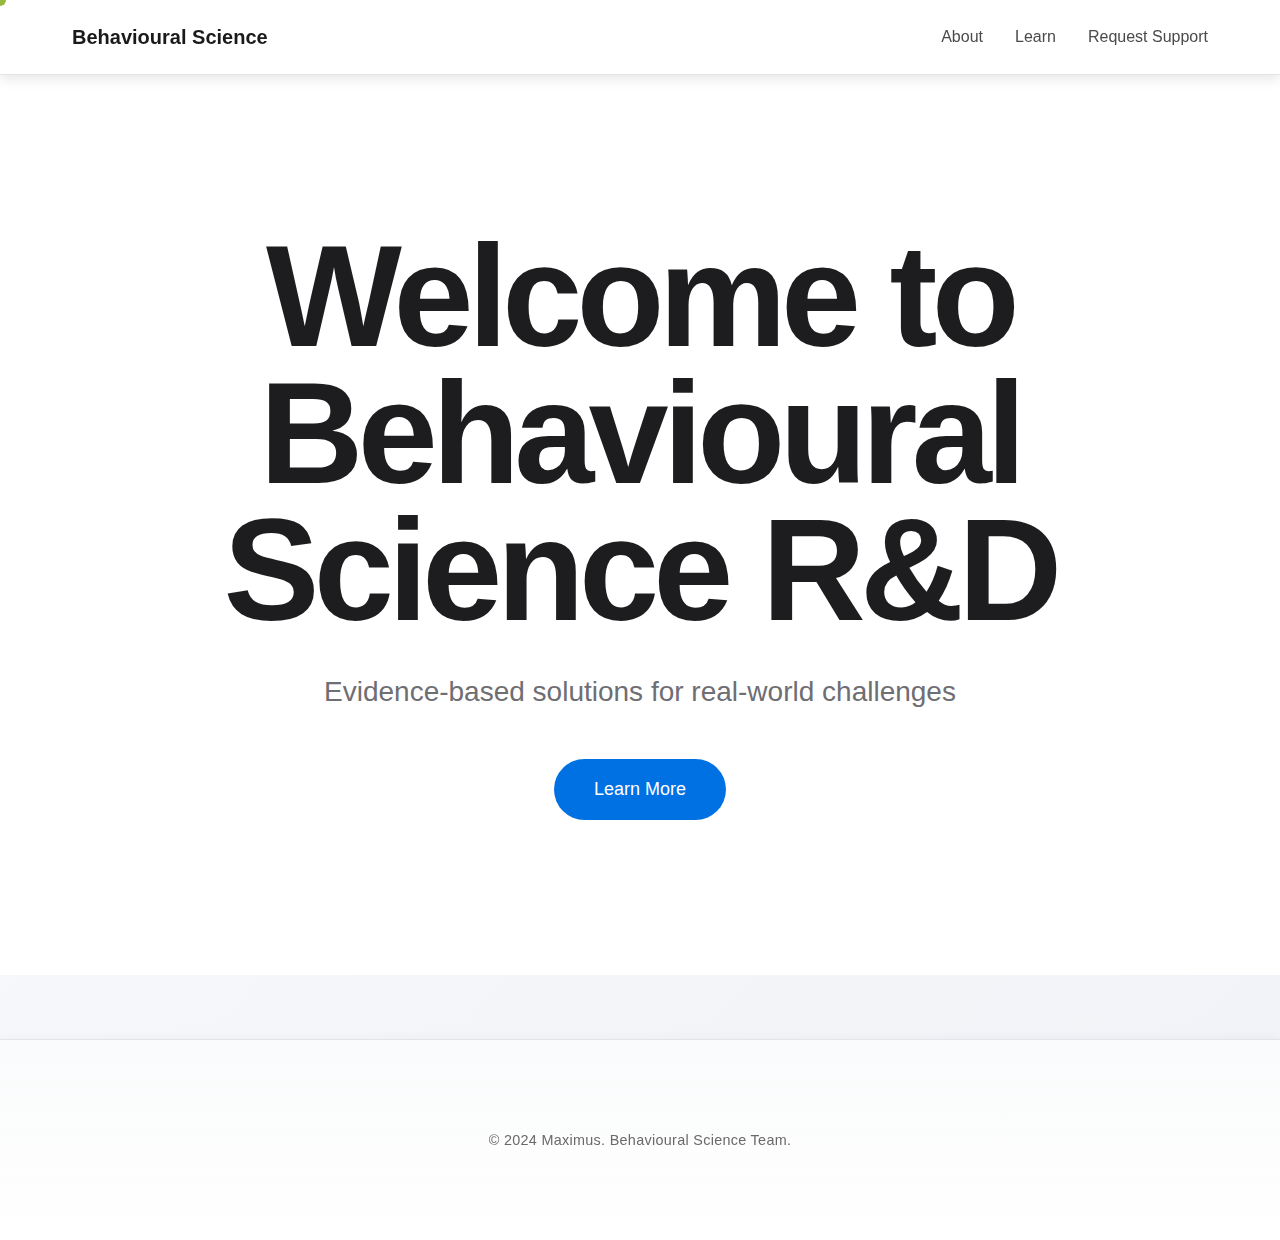
<file: index.html>
<!DOCTYPE html>
<html lang="en">
<head>
    <meta charset="UTF-8">
    <meta name="viewport" content="width=device-width, initial-scale=1.0">
    <title>Behavioural Science R&D | Maximus</title>
    <link rel="stylesheet" href="styles.css">
</head>
<body>
    <nav class="main-nav">
        <div class="nav-container">
            <div class="nav-brand">Behavioural Science</div>
            <div class="nav-links">
                <a href="about.html">About</a>
                <a href="learn.html">Learn</a>
                <a href="decision-tree.html">Request Support</a>
            </div>
        </div>
    </nav>

    <!-- Apple-style Landing Page -->
    <section class="hero-landing">
        <div class="landing-container">
            <h1 class="landing-title">Welcome to<br>Behavioural<br>Science R&D</h1>
            <p class="landing-tagline">Evidence-based solutions for real-world challenges</p>
            <div class="landing-cta">
                <a href="about.html" class="btn-landing-primary">Learn More</a>
            </div>
        </div>
    </section>

    <footer>
        <div class="container">
            <p>&copy; 2024 Maximus. Behavioural Science Team.</p>
        </div>
    </footer>

    <script src="script.js"></script>
</body>
</html>
</file>
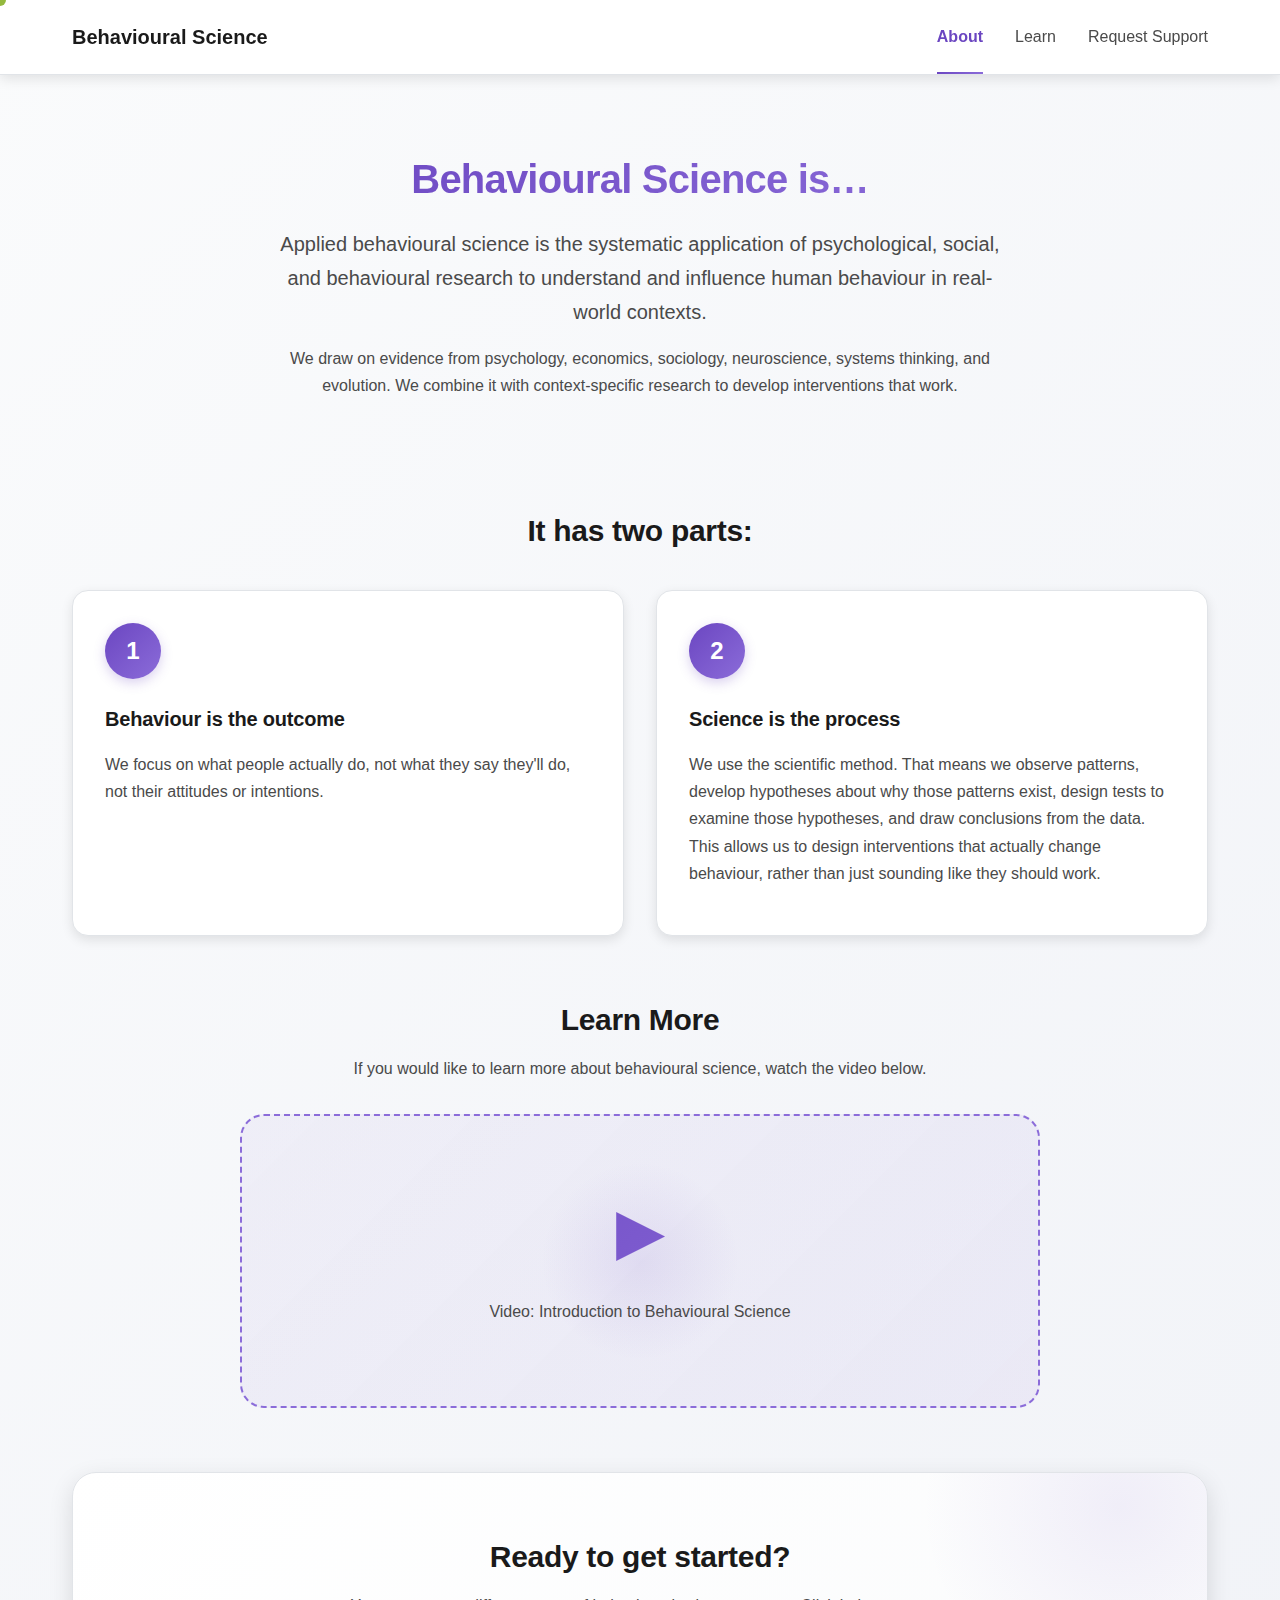
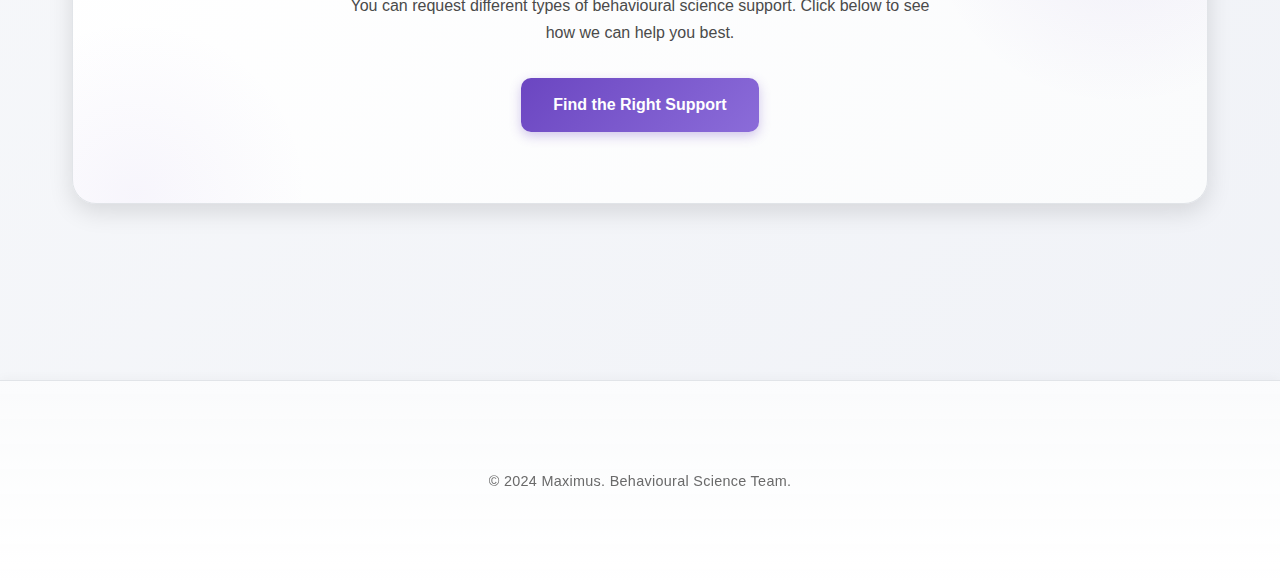
<file: about.html>
<!DOCTYPE html>
<html lang="en">
<head>
    <meta charset="UTF-8">
    <meta name="viewport" content="width=device-width, initial-scale=1.0">
    <title>About | Behavioural Science | Maximus</title>
    <link rel="stylesheet" href="styles.css">
</head>
<body>
    <nav class="main-nav">
        <div class="nav-container">
            <div class="nav-brand">Behavioural Science</div>
            <div class="nav-links">
                <a href="about.html" class="active">About</a>
                <a href="learn.html">Learn</a>
                <a href="decision-tree.html">Request Support</a>
            </div>
        </div>
    </nav>

    <main class="container">
        <section class="hero">
            <h1>Behavioural Science is…</h1>
            <p class="lead">Applied behavioural science is the systematic application of psychological, social, and behavioural research to understand and influence human behaviour in real-world contexts.</p>
            <p>We draw on evidence from psychology, economics, sociology, neuroscience, systems thinking, and evolution. We combine it with context-specific research to develop interventions that work.</p>
        </section>

        <section class="two-parts">
            <h2> It has two parts:</h2>

            <div class="parts-grid">
                <div class="part-card">
                    <div class="part-number">1</div>
                    <h3>Behaviour is the outcome</h3>
                    <p>We focus on what people actually do, not what they say they'll do, not their attitudes or intentions.</p>
                </div>

                <div class="part-card">
                    <div class="part-number">2</div>
                    <h3>Science is the process</h3>
                    <p>We use the scientific method. That means we observe patterns, develop hypotheses about why those patterns exist, design tests to examine those hypotheses, and draw conclusions from the data. This allows us to design interventions that actually change behaviour, rather than just sounding like they should work.</p>
                </div>
            </div>
        </section>

        <section class="video-section">
            <h2>Learn More</h2>
            <p>If you would like to learn more about behavioural science, watch the video below.</p>
            <div class="video-placeholder">
                <div class="video-icon">▶</div>
                <p>Video: Introduction to Behavioural Science</p>
            </div>
        </section>

        <section class="cta-section">
            <h2>Ready to get started?</h2>
            <p>You can request different types of behavioural science support. Click below to see how we can help you best. </p>
            <a href="decision-tree.html" class="btn-primary">Find the Right Support</a>
        </section>
    </main>

    <footer>
        <div class="container">
            <p>&copy; 2024 Maximus. Behavioural Science Team.</p>
        </div>
    </footer>

    <script src="script.js"></script>
</body>
</html>
</file>
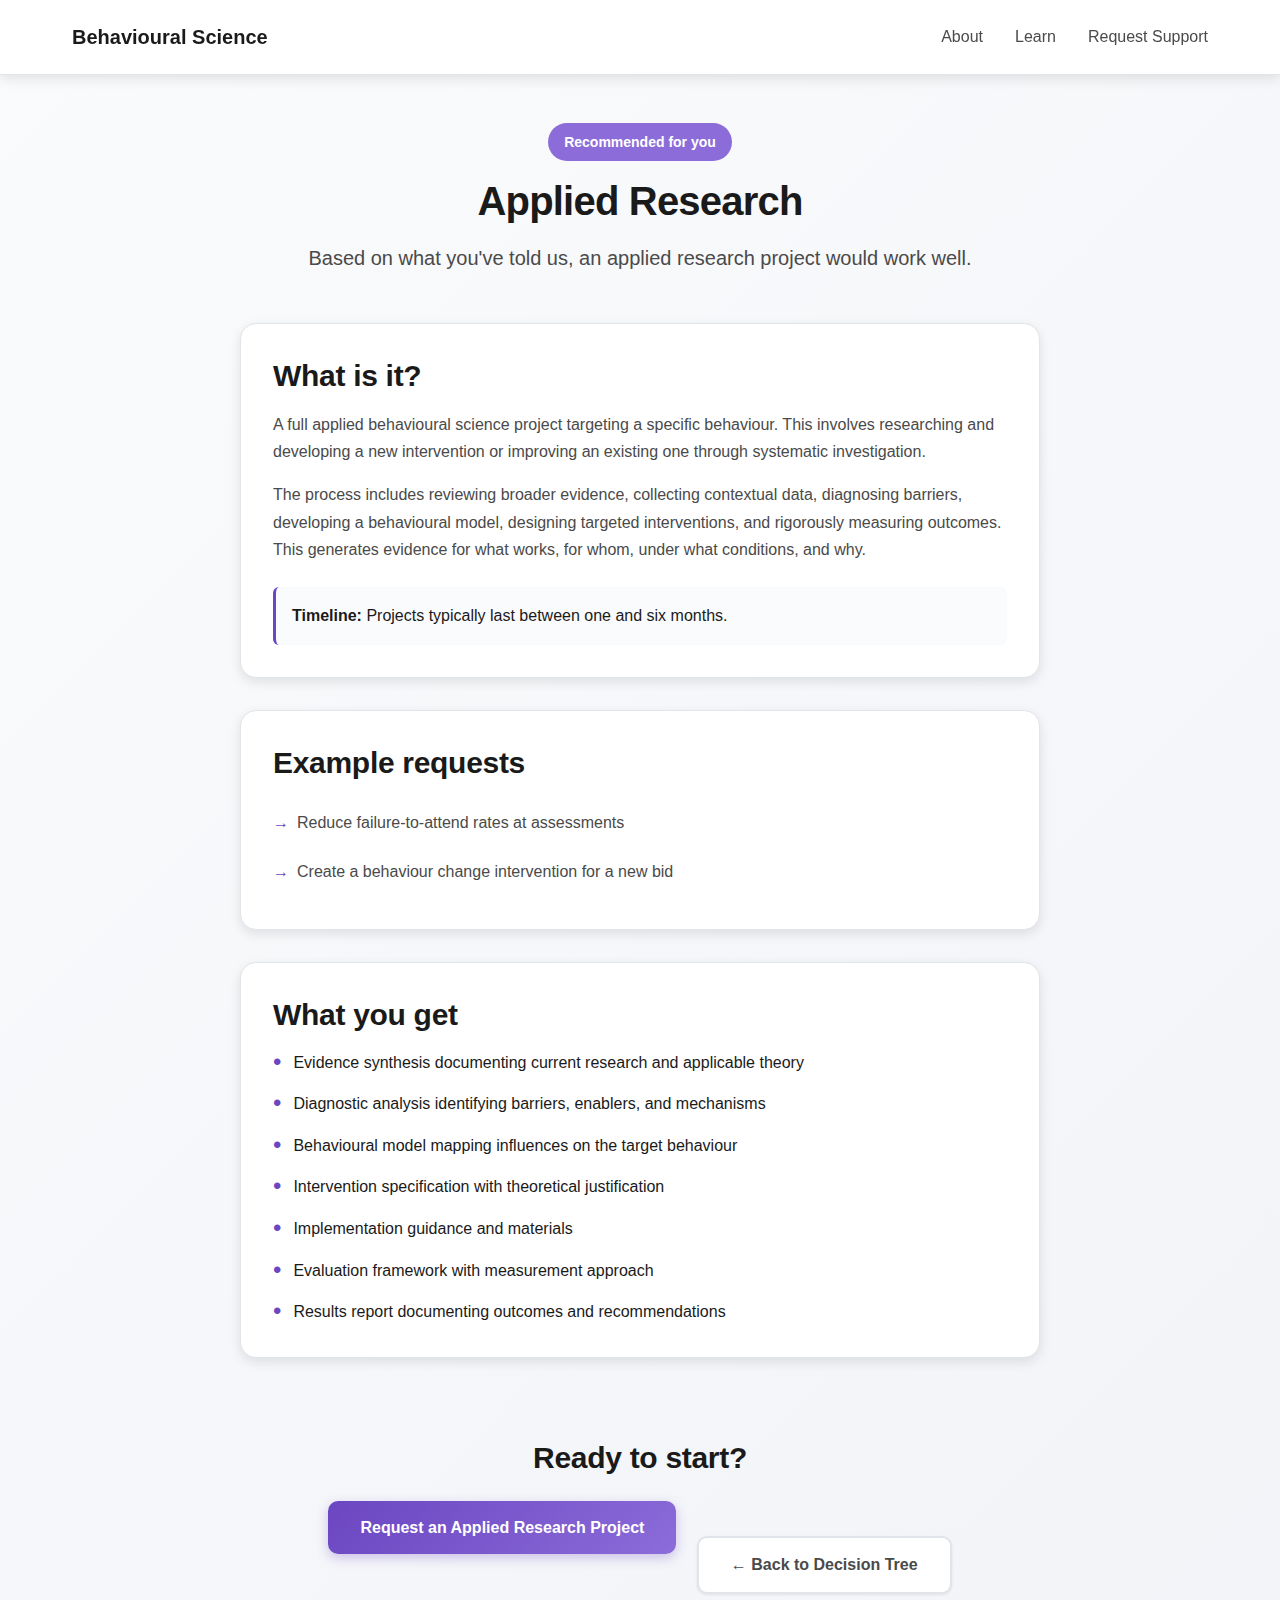
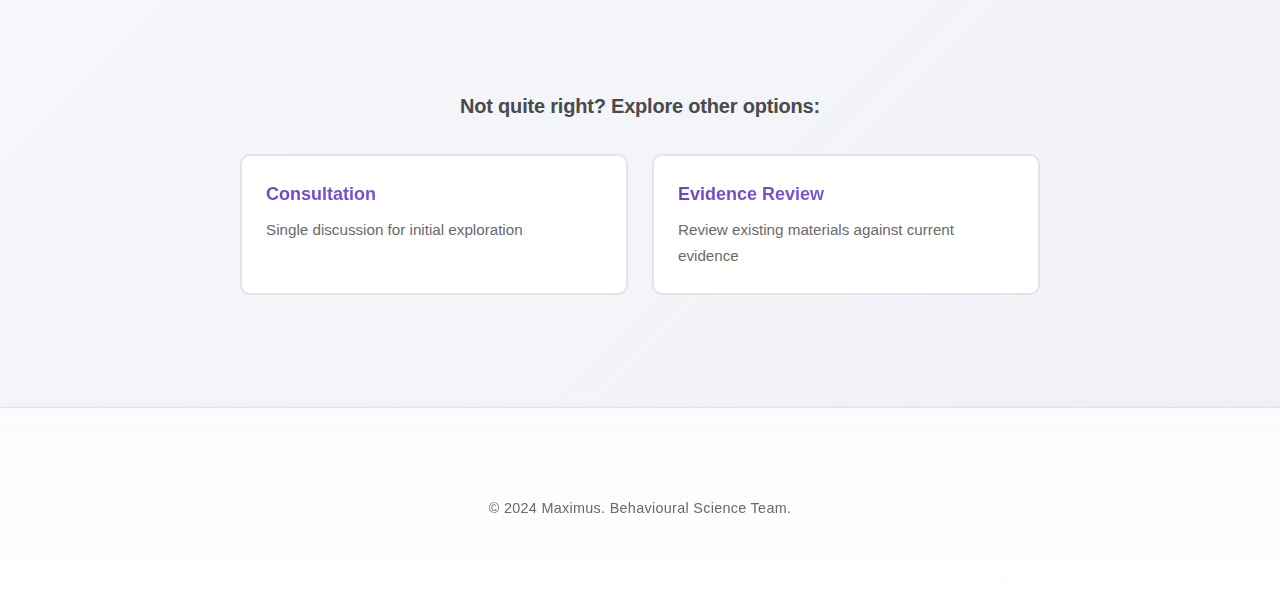
<file: applied-research.html>
<!DOCTYPE html>
<html lang="en">
<head>
    <meta charset="UTF-8">
    <meta name="viewport" content="width=device-width, initial-scale=1.0">
    <title>Applied Research | Behavioural Science</title>
    <link rel="stylesheet" href="styles.css">
</head>
<body>
    <nav class="main-nav">
        <div class="nav-container">
            <div class="nav-brand">Behavioural Science</div>
            <div class="nav-links">
                <a href="about.html">About</a>
                <a href="learn.html">Learn</a>
                <a href="decision-tree.html">Request Support</a>
            </div>
        </div>
    </nav>

    <main class="container">
        <section class="service-header">
            <div class="service-tag">Recommended for you</div>
            <h1>Applied Research</h1>
            <p class="lead">Based on what you've told us, an applied research project would work well.</p>
        </section>

        <section class="service-content">
            <div class="service-description">
                <h2>What is it?</h2>
                <p>A full applied behavioural science project targeting a specific behaviour. This involves researching and developing a new intervention or improving an existing one through systematic investigation.</p>
                <p>The process includes reviewing broader evidence, collecting contextual data, diagnosing barriers, developing a behavioural model, designing targeted interventions, and rigorously measuring outcomes. This generates evidence for what works, for whom, under what conditions, and why.</p>
                <div class="timeline-note">
                    <strong>Timeline:</strong> Projects typically last between one and six months.
                </div>
            </div>

            <div class="service-examples">
                <h2>Example requests</h2>
                <ul class="example-list">
                    <li>Reduce failure-to-attend rates at assessments</li>
                    <li>Create a behaviour change intervention for a new bid</li>
                </ul>
            </div>

            <div class="service-deliverables">
                <h2>What you get</h2>
                <div class="deliverables-grid">
                    <div class="deliverable-item">
                        <span class="deliverable-bullet">•</span>
                        <span>Evidence synthesis documenting current research and applicable theory</span>
                    </div>
                    <div class="deliverable-item">
                        <span class="deliverable-bullet">•</span>
                        <span>Diagnostic analysis identifying barriers, enablers, and mechanisms</span>
                    </div>
                    <div class="deliverable-item">
                        <span class="deliverable-bullet">•</span>
                        <span>Behavioural model mapping influences on the target behaviour</span>
                    </div>
                    <div class="deliverable-item">
                        <span class="deliverable-bullet">•</span>
                        <span>Intervention specification with theoretical justification</span>
                    </div>
                    <div class="deliverable-item">
                        <span class="deliverable-bullet">•</span>
                        <span>Implementation guidance and materials</span>
                    </div>
                    <div class="deliverable-item">
                        <span class="deliverable-bullet">•</span>
                        <span>Evaluation framework with measurement approach</span>
                    </div>
                    <div class="deliverable-item">
                        <span class="deliverable-bullet">•</span>
                        <span>Results report documenting outcomes and recommendations</span>
                    </div>
                </div>
            </div>
        </section>

        <section class="service-cta">
            <h2>Ready to start?</h2>
            <a href="#" class="btn-primary">Request an Applied Research Project</a>
            <a href="decision-tree.html" class="btn-secondary">← Back to Decision Tree</a>
        </section>

        <section class="service-alternatives">
            <h3>Not quite right? Explore other options:</h3>
            <div class="alternatives-grid">
                <a href="consultation.html" class="alternative-card">
                    <h4>Consultation</h4>
                    <p>Single discussion for initial exploration</p>
                </a>
                <a href="evidence-review.html" class="alternative-card">
                    <h4>Evidence Review</h4>
                    <p>Review existing materials against current evidence</p>
                </a>
            </div>
        </section>
    </main>

    <footer>
        <div class="container">
            <p>&copy; 2024 Maximus. Behavioural Science Team.</p>
        </div>
    </footer>
</body>
</html>
</file>
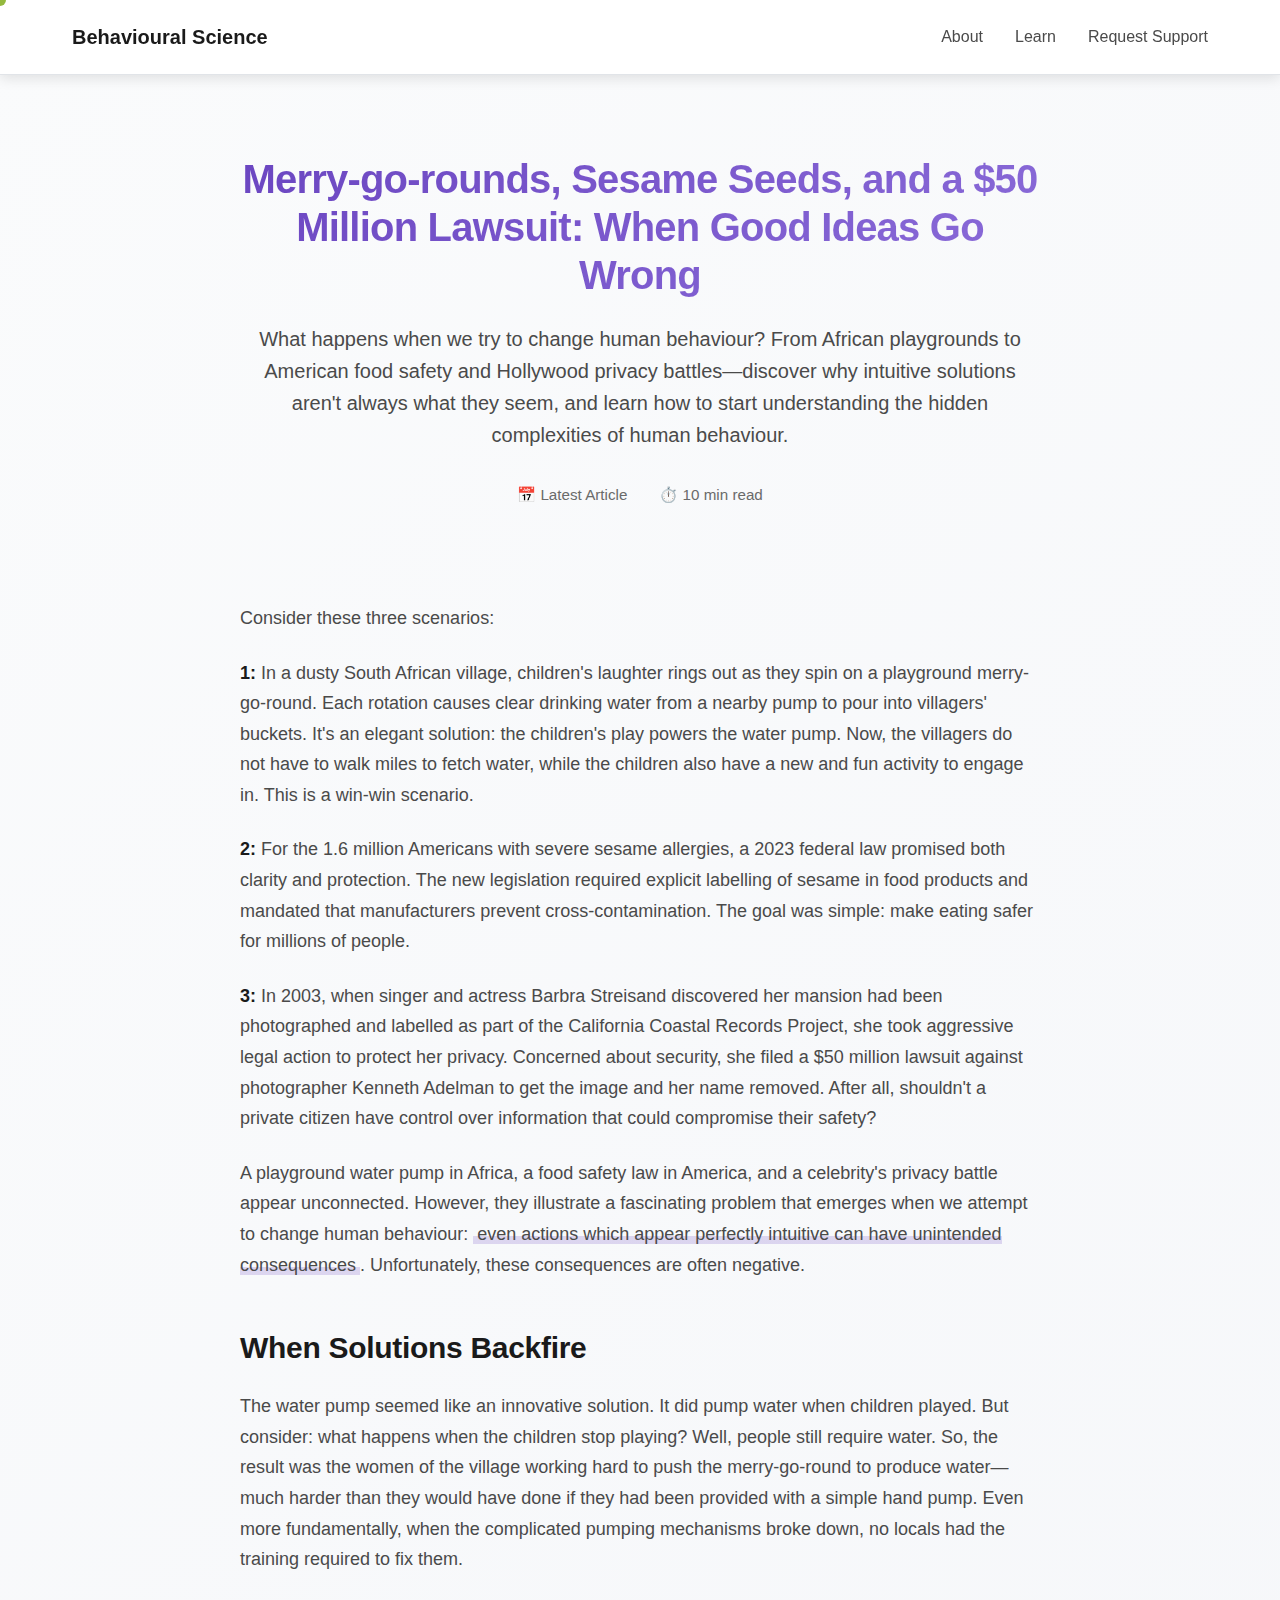
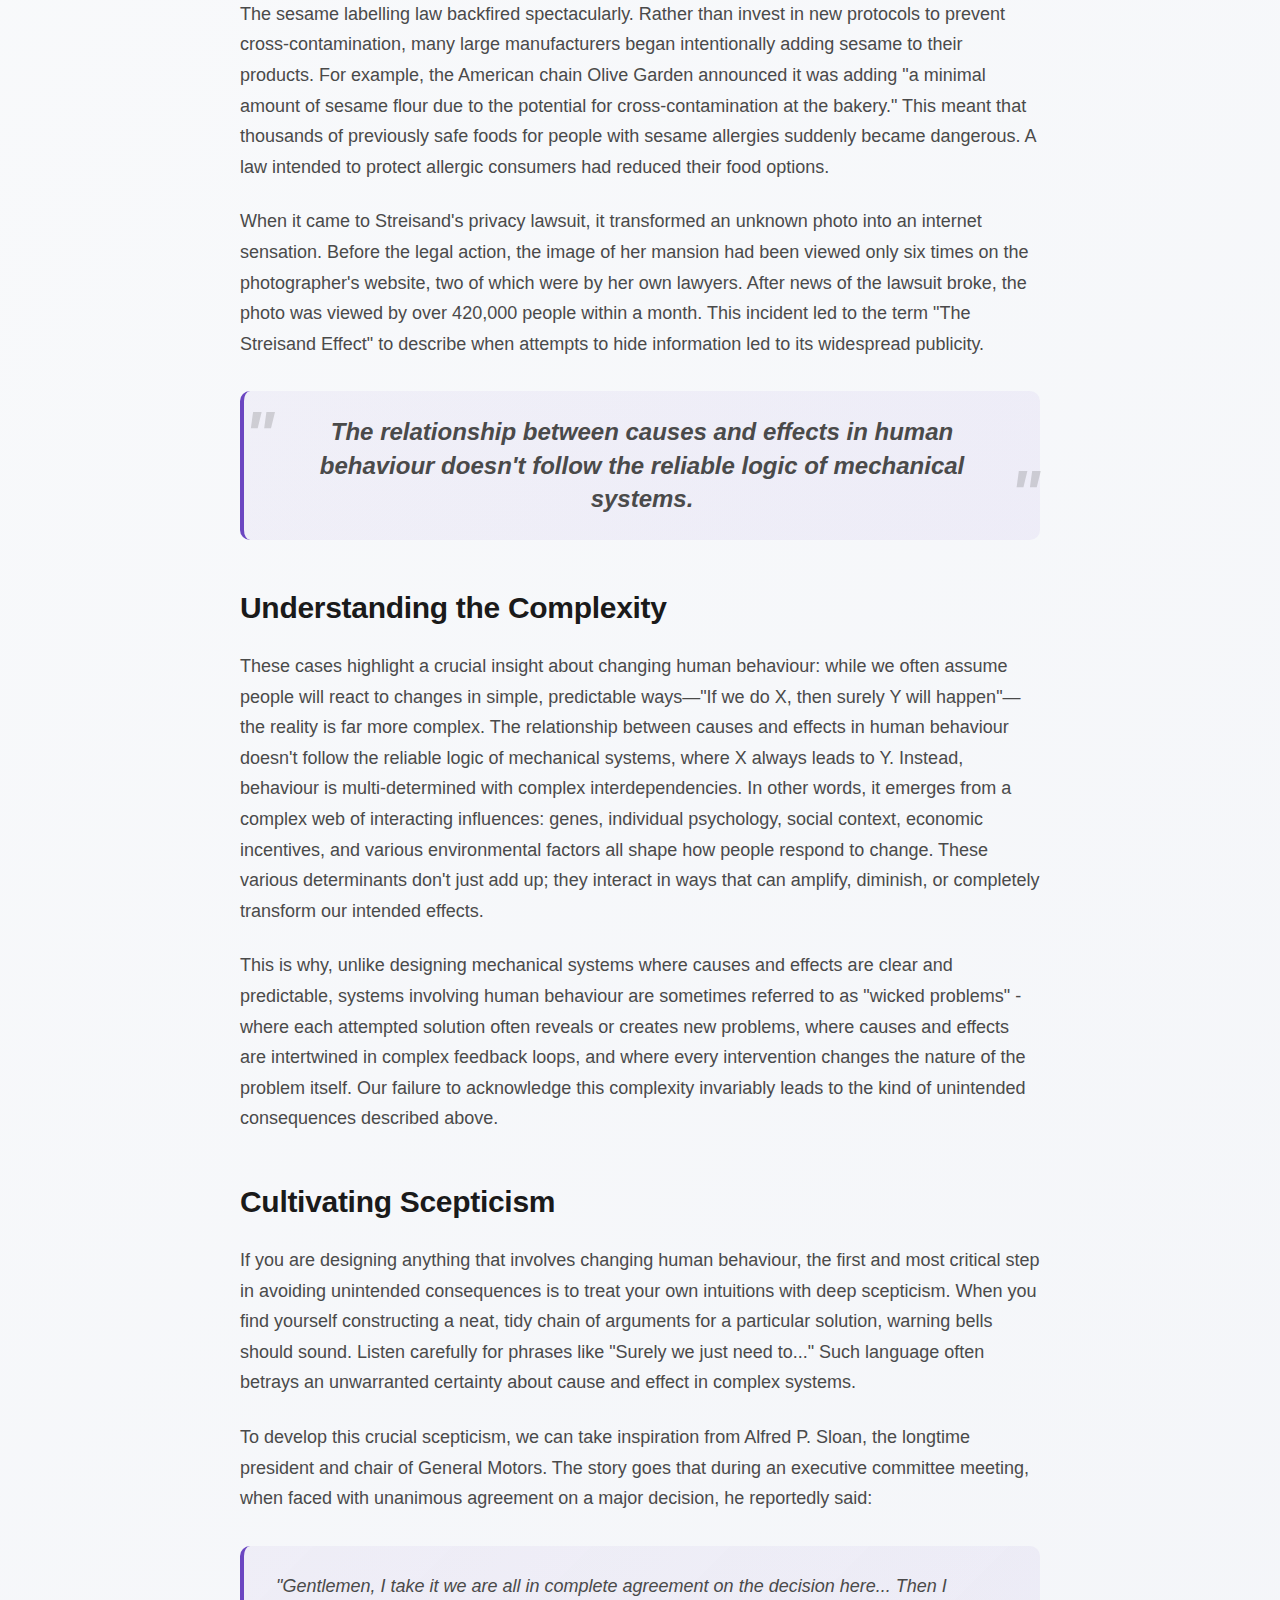
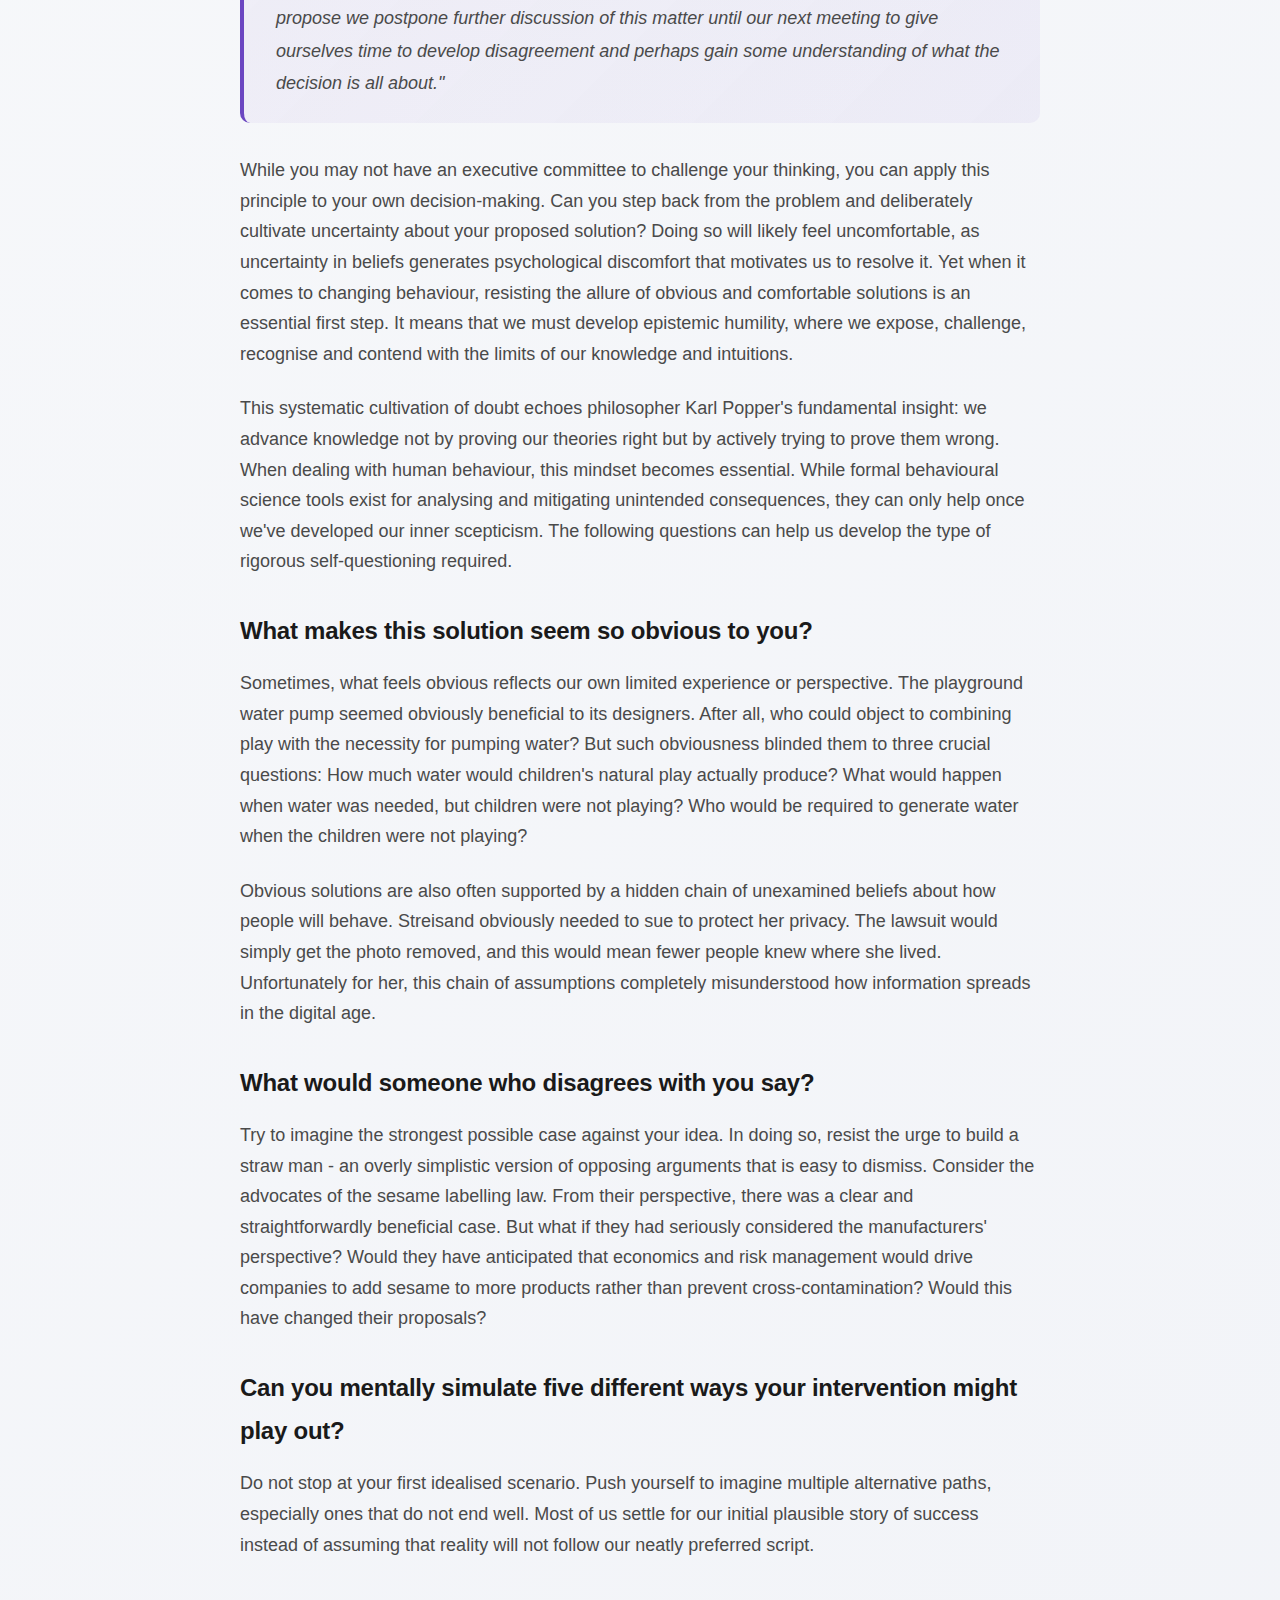
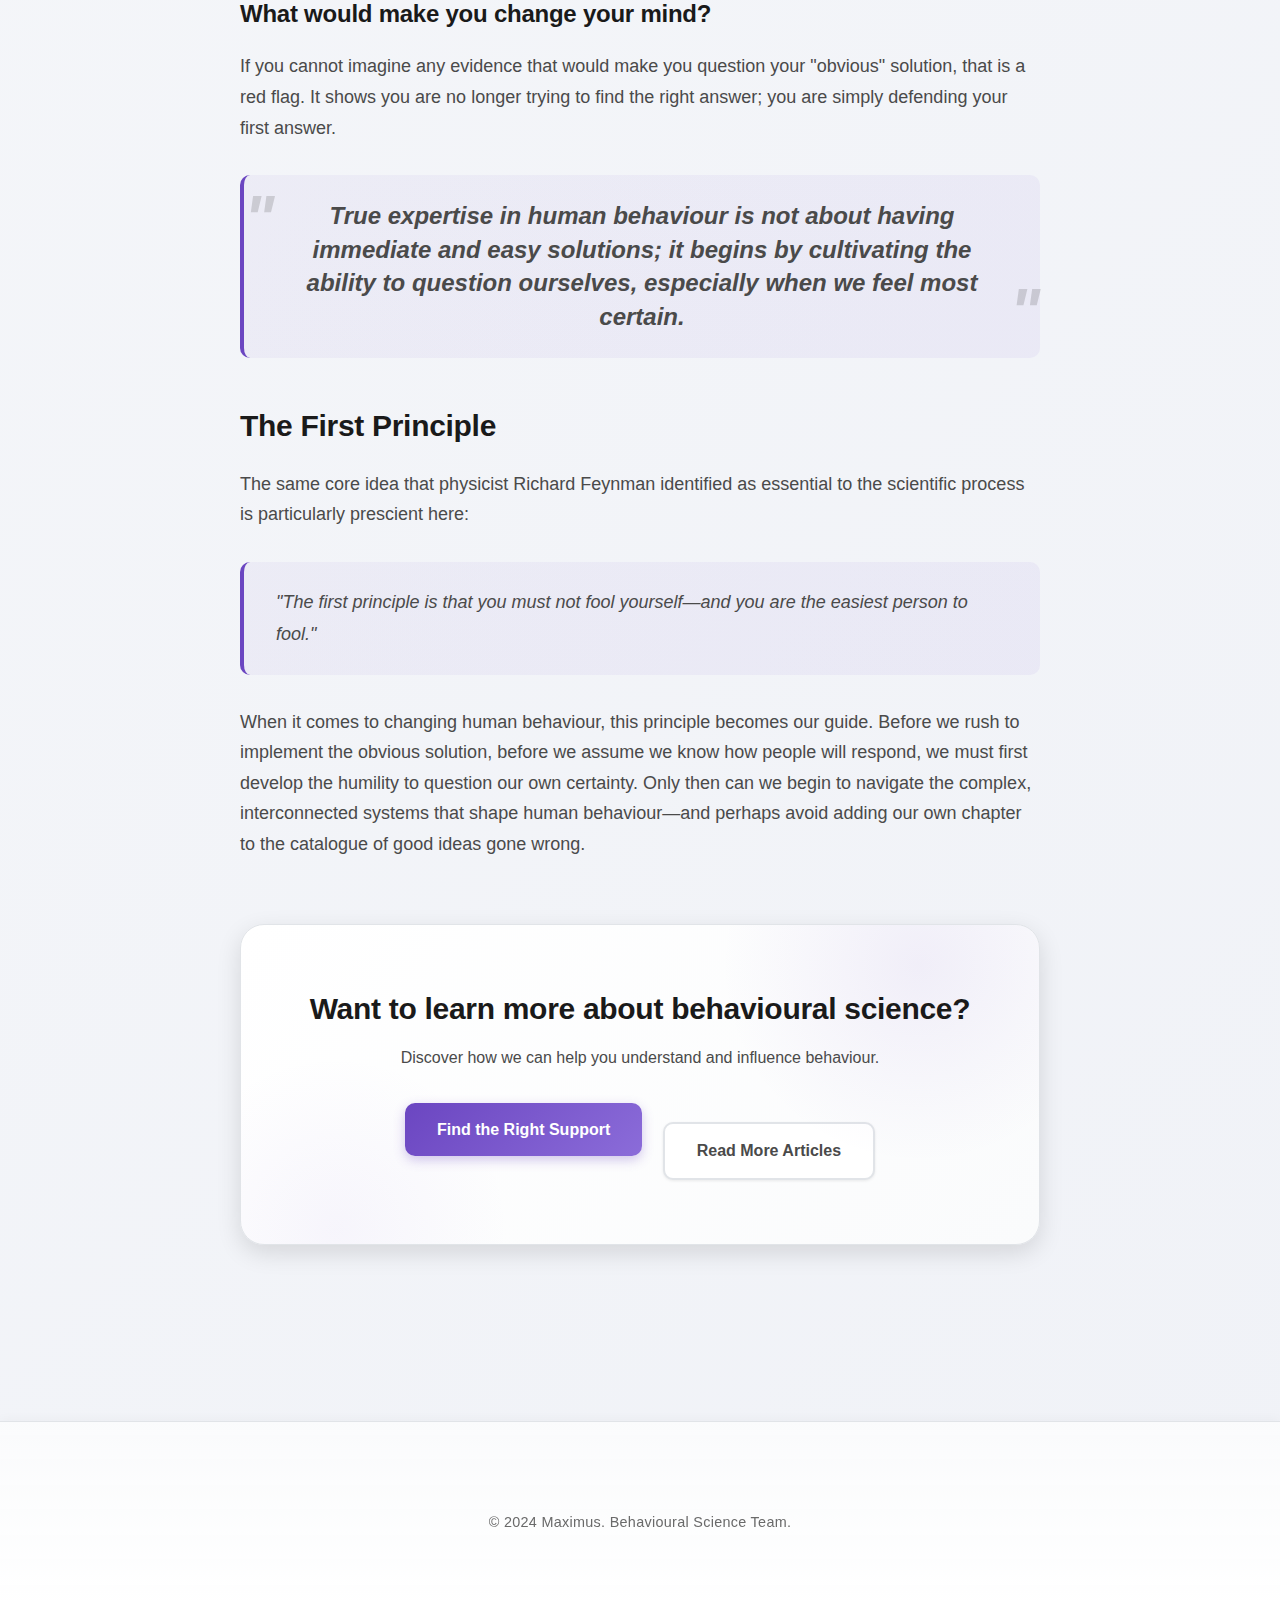
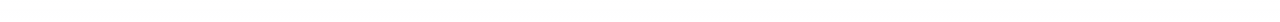
<file: blog-good-ideas-gone-wrong.html>
<!DOCTYPE html>
<html lang="en">
<head>
    <meta charset="UTF-8">
    <meta name="viewport" content="width=device-width, initial-scale=1.0">
    <title>When Good Ideas Go Wrong | Behavioural Science | Maximus</title>
    <link rel="stylesheet" href="styles.css">
</head>
<body>
    <nav class="main-nav">
        <div class="nav-container">
            <div class="nav-brand">Behavioural Science</div>
            <div class="nav-links">
                <a href="about.html">About</a>
                <a href="learn.html">Learn</a>
                <a href="decision-tree.html">Request Support</a>
            </div>
        </div>
    </nav>

    <main class="container">
        <article>
            <header class="article-header">
                <h1 class="article-title">Merry-go-rounds, Sesame Seeds, and a $50 Million Lawsuit: When Good Ideas Go Wrong</h1>
                <p class="article-subtitle">What happens when we try to change human behaviour? From African playgrounds to American food safety and Hollywood privacy battles—discover why intuitive solutions aren't always what they seem, and learn how to start understanding the hidden complexities of human behaviour.</p>
                <div class="article-meta">
                    <span>📅 Latest Article</span>
                    <span>⏱️ 10 min read</span>
                </div>
            </header>

            <div class="article-content">
                <p>Consider these three scenarios:</p>

                <p><strong>1:</strong> In a dusty South African village, children's laughter rings out as they spin on a playground merry-go-round. Each rotation causes clear drinking water from a nearby pump to pour into villagers' buckets. It's an elegant solution: the children's play powers the water pump. Now, the villagers do not have to walk miles to fetch water, while the children also have a new and fun activity to engage in. This is a win-win scenario.</p>

                <p><strong>2:</strong> For the 1.6 million Americans with severe sesame allergies, a 2023 federal law promised both clarity and protection. The new legislation required explicit labelling of sesame in food products and mandated that manufacturers prevent cross-contamination. The goal was simple: make eating safer for millions of people.</p>

                <p><strong>3:</strong> In 2003, when singer and actress Barbra Streisand discovered her mansion had been photographed and labelled as part of the California Coastal Records Project, she took aggressive legal action to protect her privacy. Concerned about security, she filed a $50 million lawsuit against photographer Kenneth Adelman to get the image and her name removed. After all, shouldn't a private citizen have control over information that could compromise their safety?</p>

                <p>A playground water pump in Africa, a food safety law in America, and a celebrity's privacy battle appear unconnected. However, they illustrate a fascinating problem that emerges when we attempt to change human behaviour: <span class="highlight-text">even actions which appear perfectly intuitive can have unintended consequences</span>. Unfortunately, these consequences are often negative.</p>

                <h2>When Solutions Backfire</h2>

                <p>The water pump seemed like an innovative solution. It did pump water when children played. But consider: what happens when the children stop playing? Well, people still require water. So, the result was the women of the village working hard to push the merry-go-round to produce water—much harder than they would have done if they had been provided with a simple hand pump. Even more fundamentally, when the complicated pumping mechanisms broke down, no locals had the training required to fix them.</p>

                <p>The sesame labelling law backfired spectacularly. Rather than invest in new protocols to prevent cross-contamination, many large manufacturers began intentionally adding sesame to their products. For example, the American chain Olive Garden announced it was adding "a minimal amount of sesame flour due to the potential for cross-contamination at the bakery." This meant that thousands of previously safe foods for people with sesame allergies suddenly became dangerous. A law intended to protect allergic consumers had reduced their food options.</p>

                <p>When it came to Streisand's privacy lawsuit, it transformed an unknown photo into an internet sensation. Before the legal action, the image of her mansion had been viewed only six times on the photographer's website, two of which were by her own lawyers. After news of the lawsuit broke, the photo was viewed by over 420,000 people within a month. This incident led to the term "The Streisand Effect" to describe when attempts to hide information led to its widespread publicity.</p>

                <blockquote class="pull-quote">
                    The relationship between causes and effects in human behaviour doesn't follow the reliable logic of mechanical systems.
                </blockquote>

                <h2>Understanding the Complexity</h2>

                <p>These cases highlight a crucial insight about changing human behaviour: while we often assume people will react to changes in simple, predictable ways—"If we do X, then surely Y will happen"—the reality is far more complex. The relationship between causes and effects in human behaviour doesn't follow the reliable logic of mechanical systems, where X always leads to Y. Instead, behaviour is multi-determined with complex interdependencies. In other words, it emerges from a complex web of interacting influences: genes, individual psychology, social context, economic incentives, and various environmental factors all shape how people respond to change. These various determinants don't just add up; they interact in ways that can amplify, diminish, or completely transform our intended effects.</p>

                <p>This is why, unlike designing mechanical systems where causes and effects are clear and predictable, systems involving human behaviour are sometimes referred to as "wicked problems" - where each attempted solution often reveals or creates new problems, where causes and effects are intertwined in complex feedback loops, and where every intervention changes the nature of the problem itself. Our failure to acknowledge this complexity invariably leads to the kind of unintended consequences described above.</p>

                <h2>Cultivating Scepticism</h2>

                <p>If you are designing anything that involves changing human behaviour, the first and most critical step in avoiding unintended consequences is to treat your own intuitions with deep scepticism. When you find yourself constructing a neat, tidy chain of arguments for a particular solution, warning bells should sound. Listen carefully for phrases like "Surely we just need to..." Such language often betrays an unwarranted certainty about cause and effect in complex systems.</p>

                <p>To develop this crucial scepticism, we can take inspiration from Alfred P. Sloan, the longtime president and chair of General Motors. The story goes that during an executive committee meeting, when faced with unanimous agreement on a major decision, he reportedly said:</p>

                <blockquote>
                    "Gentlemen, I take it we are all in complete agreement on the decision here... Then I propose we postpone further discussion of this matter until our next meeting to give ourselves time to develop disagreement and perhaps gain some understanding of what the decision is all about."
                </blockquote>

                <p>While you may not have an executive committee to challenge your thinking, you can apply this principle to your own decision-making. Can you step back from the problem and deliberately cultivate uncertainty about your proposed solution? Doing so will likely feel uncomfortable, as uncertainty in beliefs generates psychological discomfort that motivates us to resolve it. Yet when it comes to changing behaviour, resisting the allure of obvious and comfortable solutions is an essential first step. It means that we must develop epistemic humility, where we expose, challenge, recognise and contend with the limits of our knowledge and intuitions.</p>

                <p>This systematic cultivation of doubt echoes philosopher Karl Popper's fundamental insight: we advance knowledge not by proving our theories right but by actively trying to prove them wrong. When dealing with human behaviour, this mindset becomes essential. While formal behavioural science tools exist for analysing and mitigating unintended consequences, they can only help once we've developed our inner scepticism. The following questions can help us develop the type of rigorous self-questioning required.</p>

                <h3>What makes this solution seem so obvious to you?</h3>

                <p>Sometimes, what feels obvious reflects our own limited experience or perspective. The playground water pump seemed obviously beneficial to its designers. After all, who could object to combining play with the necessity for pumping water? But such obviousness blinded them to three crucial questions: How much water would children's natural play actually produce? What would happen when water was needed, but children were not playing? Who would be required to generate water when the children were not playing?</p>

                <p>Obvious solutions are also often supported by a hidden chain of unexamined beliefs about how people will behave. Streisand obviously needed to sue to protect her privacy. The lawsuit would simply get the photo removed, and this would mean fewer people knew where she lived. Unfortunately for her, this chain of assumptions completely misunderstood how information spreads in the digital age.</p>

                <h3>What would someone who disagrees with you say?</h3>

                <p>Try to imagine the strongest possible case against your idea. In doing so, resist the urge to build a straw man - an overly simplistic version of opposing arguments that is easy to dismiss. Consider the advocates of the sesame labelling law. From their perspective, there was a clear and straightforwardly beneficial case. But what if they had seriously considered the manufacturers' perspective? Would they have anticipated that economics and risk management would drive companies to add sesame to more products rather than prevent cross-contamination? Would this have changed their proposals?</p>

                <h3>Can you mentally simulate five different ways your intervention might play out?</h3>

                <p>Do not stop at your first idealised scenario. Push yourself to imagine multiple alternative paths, especially ones that do not end well. Most of us settle for our initial plausible story of success instead of assuming that reality will not follow our neatly preferred script.</p>

                <h3>What would make you change your mind?</h3>

                <p>If you cannot imagine any evidence that would make you question your "obvious" solution, that is a red flag. It shows you are no longer trying to find the right answer; you are simply defending your first answer.</p>

                <blockquote class="pull-quote">
                    True expertise in human behaviour is not about having immediate and easy solutions; it begins by cultivating the ability to question ourselves, especially when we feel most certain.
                </blockquote>

                <h2>The First Principle</h2>

                <p>The same core idea that physicist Richard Feynman identified as essential to the scientific process is particularly prescient here:</p>

                <blockquote>
                    "The first principle is that you must not fool yourself—and you are the easiest person to fool."
                </blockquote>

                <p>When it comes to changing human behaviour, this principle becomes our guide. Before we rush to implement the obvious solution, before we assume we know how people will respond, we must first develop the humility to question our own certainty. Only then can we begin to navigate the complex, interconnected systems that shape human behaviour—and perhaps avoid adding our own chapter to the catalogue of good ideas gone wrong.</p>
            </div>

            <div class="cta-section" style="margin-top: 4rem;">
                <h2>Want to learn more about behavioural science?</h2>
                <p>Discover how we can help you understand and influence behaviour.</p>
                <a href="decision-tree.html" class="btn-primary">Find the Right Support</a>
                <a href="learn.html" class="btn-secondary" style="margin-left: 1rem;">Read More Articles</a>
            </div>
        </article>
    </main>

    <footer>
        <div class="container">
            <p>&copy; 2024 Maximus. Behavioural Science Team.</p>
        </div>
    </footer>

    <script src="script.js"></script>
</body>
</html>
</file>
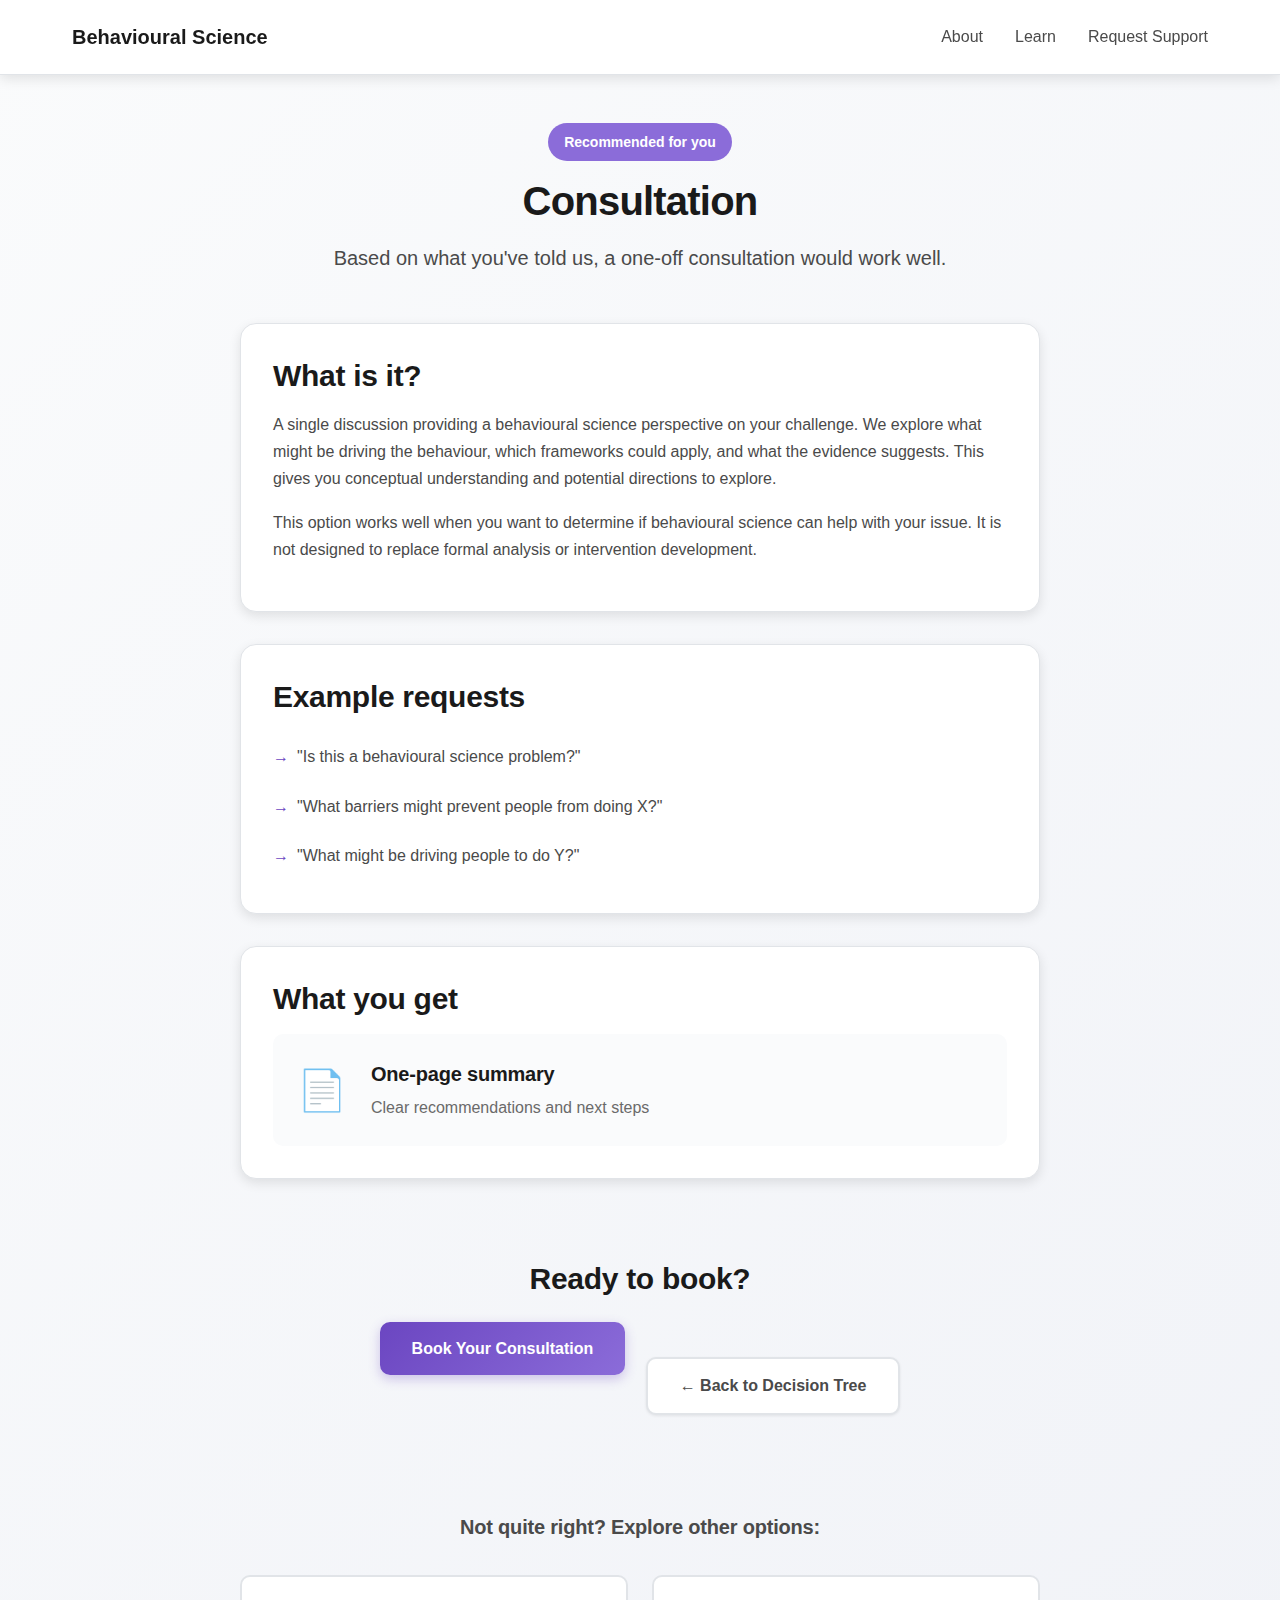
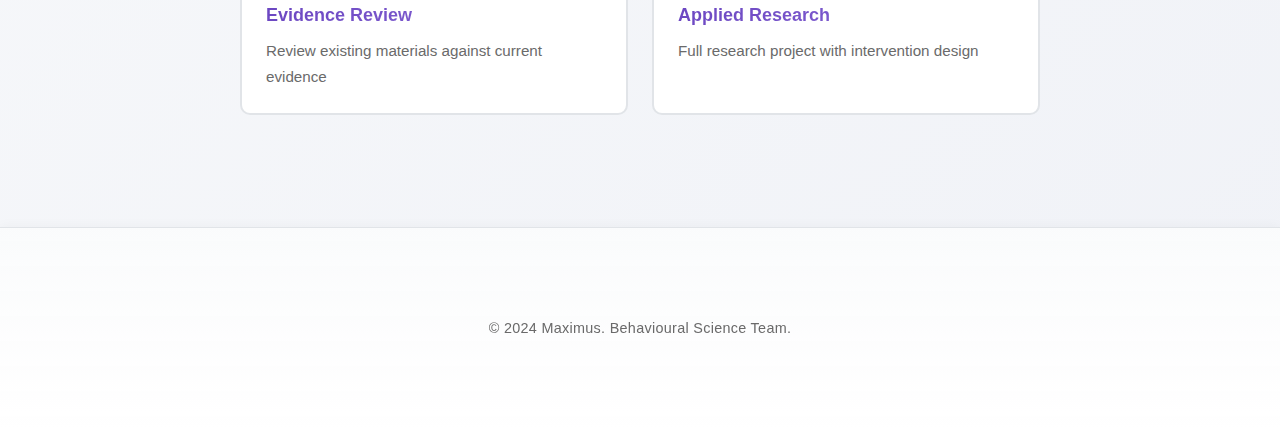
<file: consultation.html>
<!DOCTYPE html>
<html lang="en">
<head>
    <meta charset="UTF-8">
    <meta name="viewport" content="width=device-width, initial-scale=1.0">
    <title>Consultation | Behavioural Science</title>
    <link rel="stylesheet" href="styles.css">
</head>
<body>
    <nav class="main-nav">
        <div class="nav-container">
            <div class="nav-brand">Behavioural Science</div>
            <div class="nav-links">
                <a href="about.html">About</a>
                <a href="learn.html">Learn</a>
                <a href="decision-tree.html">Request Support</a>
            </div>
        </div>
    </nav>

    <main class="container">
        <section class="service-header">
            <div class="service-tag">Recommended for you</div>
            <h1>Consultation</h1>
            <p class="lead">Based on what you've told us, a one-off consultation would work well.</p>
        </section>

        <section class="service-content">
            <div class="service-description">
                <h2>What is it?</h2>
                <p>A single discussion providing a behavioural science perspective on your challenge. We explore what might be driving the behaviour, which frameworks could apply, and what the evidence suggests. This gives you conceptual understanding and potential directions to explore.</p>
                <p>This option works well when you want to determine if behavioural science can help with your issue. It is not designed to replace formal analysis or intervention development.</p>
            </div>

            <div class="service-examples">
                <h2>Example requests</h2>
                <ul class="example-list">
                    <li>"Is this a behavioural science problem?"</li>
                    <li>"What barriers might prevent people from doing X?"</li>
                    <li>"What might be driving people to do Y?"</li>
                </ul>
            </div>

            <div class="service-deliverables">
                <h2>What you get</h2>
                <div class="deliverable-card">
                    <div class="deliverable-icon">📄</div>
                    <div class="deliverable-text">
                        <h3>One-page summary</h3>
                        <p>Clear recommendations and next steps</p>
                    </div>
                </div>
            </div>
        </section>

        <section class="service-cta">
            <h2>Ready to book?</h2>
            <a href="#" class="btn-primary">Book Your Consultation</a>
            <a href="decision-tree.html" class="btn-secondary">← Back to Decision Tree</a>
        </section>

        <section class="service-alternatives">
            <h3>Not quite right? Explore other options:</h3>
            <div class="alternatives-grid">
                <a href="evidence-review.html" class="alternative-card">
                    <h4>Evidence Review</h4>
                    <p>Review existing materials against current evidence</p>
                </a>
                <a href="applied-research.html" class="alternative-card">
                    <h4>Applied Research</h4>
                    <p>Full research project with intervention design</p>
                </a>
            </div>
        </section>
    </main>

    <footer>
        <div class="container">
            <p>&copy; 2024 Maximus. Behavioural Science Team.</p>
        </div>
    </footer>
</body>
</html>
</file>
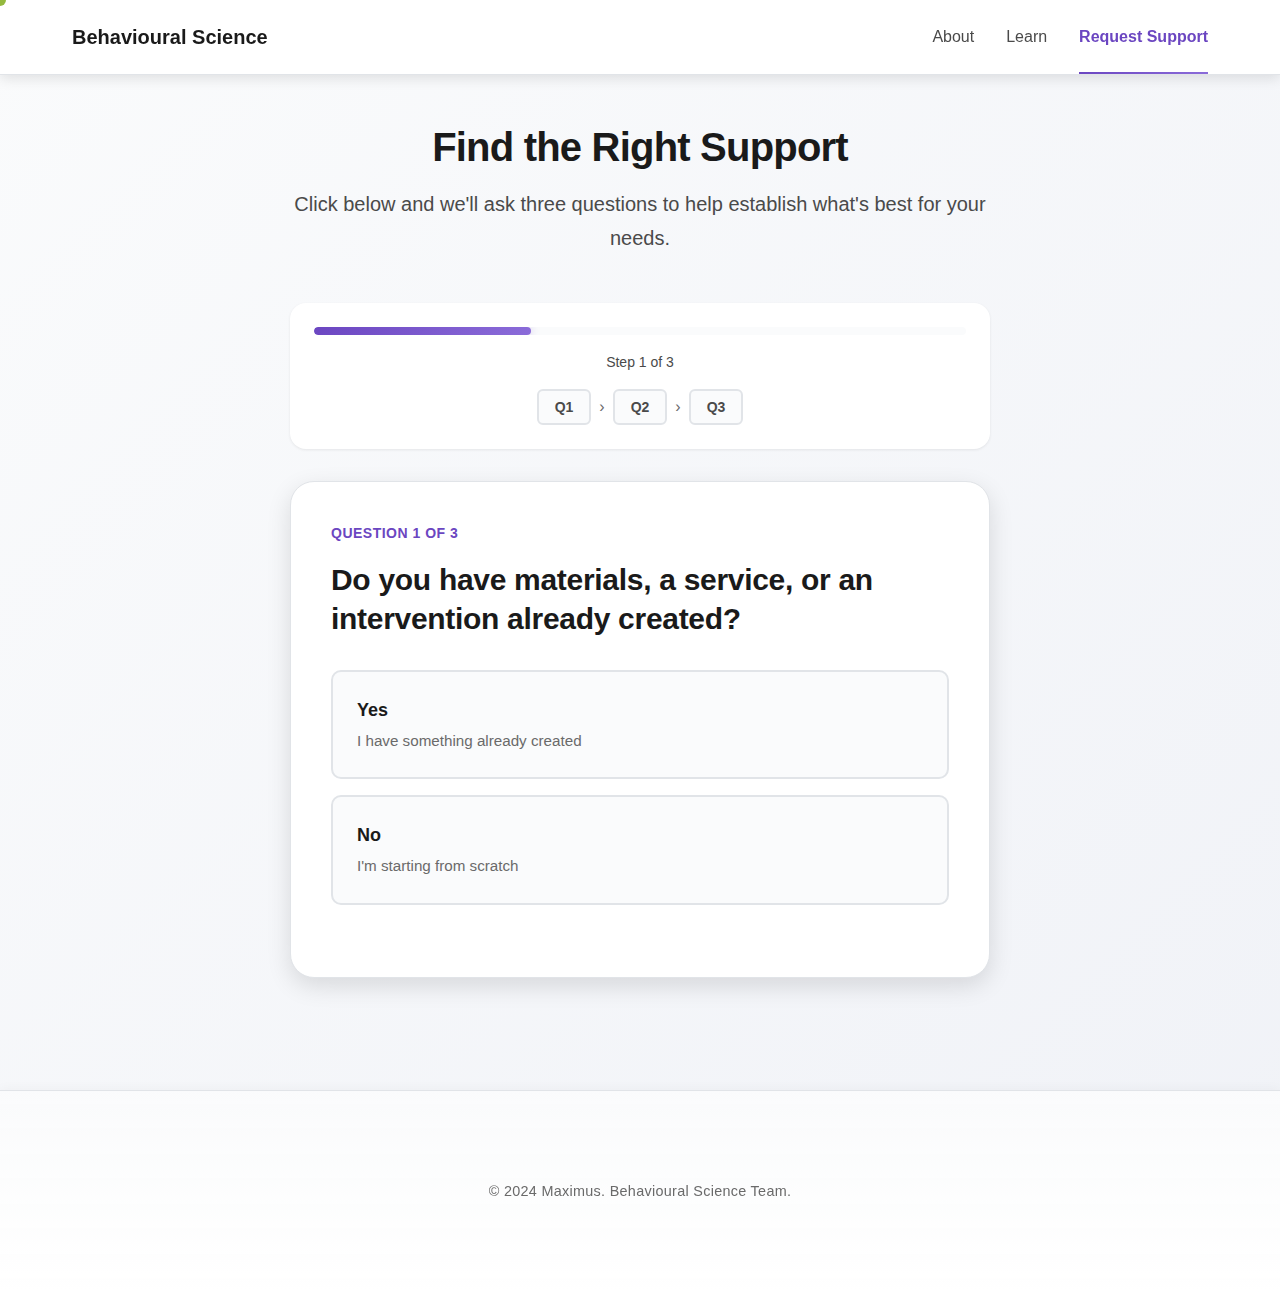
<file: decision-tree.html>
<!DOCTYPE html>
<html lang="en">
<head>
    <meta charset="UTF-8">
    <meta name="viewport" content="width=device-width, initial-scale=1.0">
    <title>Request Support | Behavioural Science</title>
    <link rel="stylesheet" href="styles.css">
</head>
<body>
    <nav class="main-nav">
        <div class="nav-container">
            <div class="nav-brand">Behavioural Science</div>
            <div class="nav-links">
                <a href="about.html">About</a>
                <a href="learn.html">Learn</a>
                <a href="decision-tree.html" class="active">Request Support</a>
            </div>
        </div>
    </nav>

    <main class="container">
        <section class="decision-tree-intro">
            <h1>Find the Right Support</h1>
            <p class="lead">Click below and we'll ask three questions to help establish what's best for your needs.</p>
        </section>

        <section class="decision-tree-form">
            <form id="decisionForm">
                <!-- Question 1 -->
                <div class="question-card active" id="q1">
                    <div class="question-number">Question 1 of 3</div>
                    <h2>Do you have materials, a service, or an intervention already created?</h2>
                    <div class="options">
                        <label class="option-card">
                            <input type="radio" name="q1" value="yes">
                            <span class="option-content">
                                <span class="option-text">Yes</span>
                                <span class="option-description">I have something already created</span>
                            </span>
                        </label>
                        <label class="option-card">
                            <input type="radio" name="q1" value="no">
                            <span class="option-content">
                                <span class="option-text">No</span>
                                <span class="option-description">I'm starting from scratch</span>
                            </span>
                        </label>
                    </div>
                </div>

                <!-- Question 2 -->
                <div class="question-card" id="q2">
                    <div class="question-number">Question 2 of 3</div>
                    <h2>Do you need to measure whether it changes behaviour?</h2>
                    <p class="question-hint">If this affects claimant outcomes, organizational resources, or could be scaled, the answer is yes.</p>
                    <div class="options">
                        <label class="option-card">
                            <input type="radio" name="q2" value="yes">
                            <span class="option-content">
                                <span class="option-text">Yes</span>
                                <span class="option-description">I need to measure impact</span>
                            </span>
                        </label>
                        <label class="option-card">
                            <input type="radio" name="q2" value="no">
                            <span class="option-content">
                                <span class="option-text">No</span>
                                <span class="option-description">Measurement isn't required</span>
                            </span>
                        </label>
                    </div>
                    <button type="button" class="btn-secondary" onclick="goBack(1)">← Back</button>
                </div>

                <!-- Question 3 -->
                <div class="question-card" id="q3">
                    <div class="question-number">Question 3 of 3</div>
                    <h2>Do you need an intervention designed and tested?</h2>
                    <div class="options">
                        <label class="option-card">
                            <input type="radio" name="q3" value="yes">
                            <span class="option-content">
                                <span class="option-text">Yes</span>
                                <span class="option-description">I need a full intervention</span>
                            </span>
                        </label>
                        <label class="option-card">
                            <input type="radio" name="q3" value="no">
                            <span class="option-content">
                                <span class="option-text">No</span>
                                <span class="option-description">Just exploring ideas</span>
                            </span>
                        </label>
                    </div>
                    <button type="button" class="btn-secondary" onclick="goBack(1)">← Back</button>
                </div>

                <!-- Result -->
                <div class="question-card" id="result">
                    <div class="result-icon">✓</div>
                    <h2>We recommend:</h2>
                    <div id="recommendation" class="recommendation"></div>
                    <div class="result-actions">
                        <a href="#" id="resultLink" class="btn-primary">View Details</a>
                        <button type="button" class="btn-secondary" onclick="resetForm()">Start Over</button>
                    </div>
                </div>
            </form>
        </section>
    </main>

    <footer>
        <div class="container">
            <p>&copy; 2024 Maximus. Behavioural Science Team.</p>
        </div>
    </footer>

    <script src="script.js"></script>
</body>
</html>
</file>
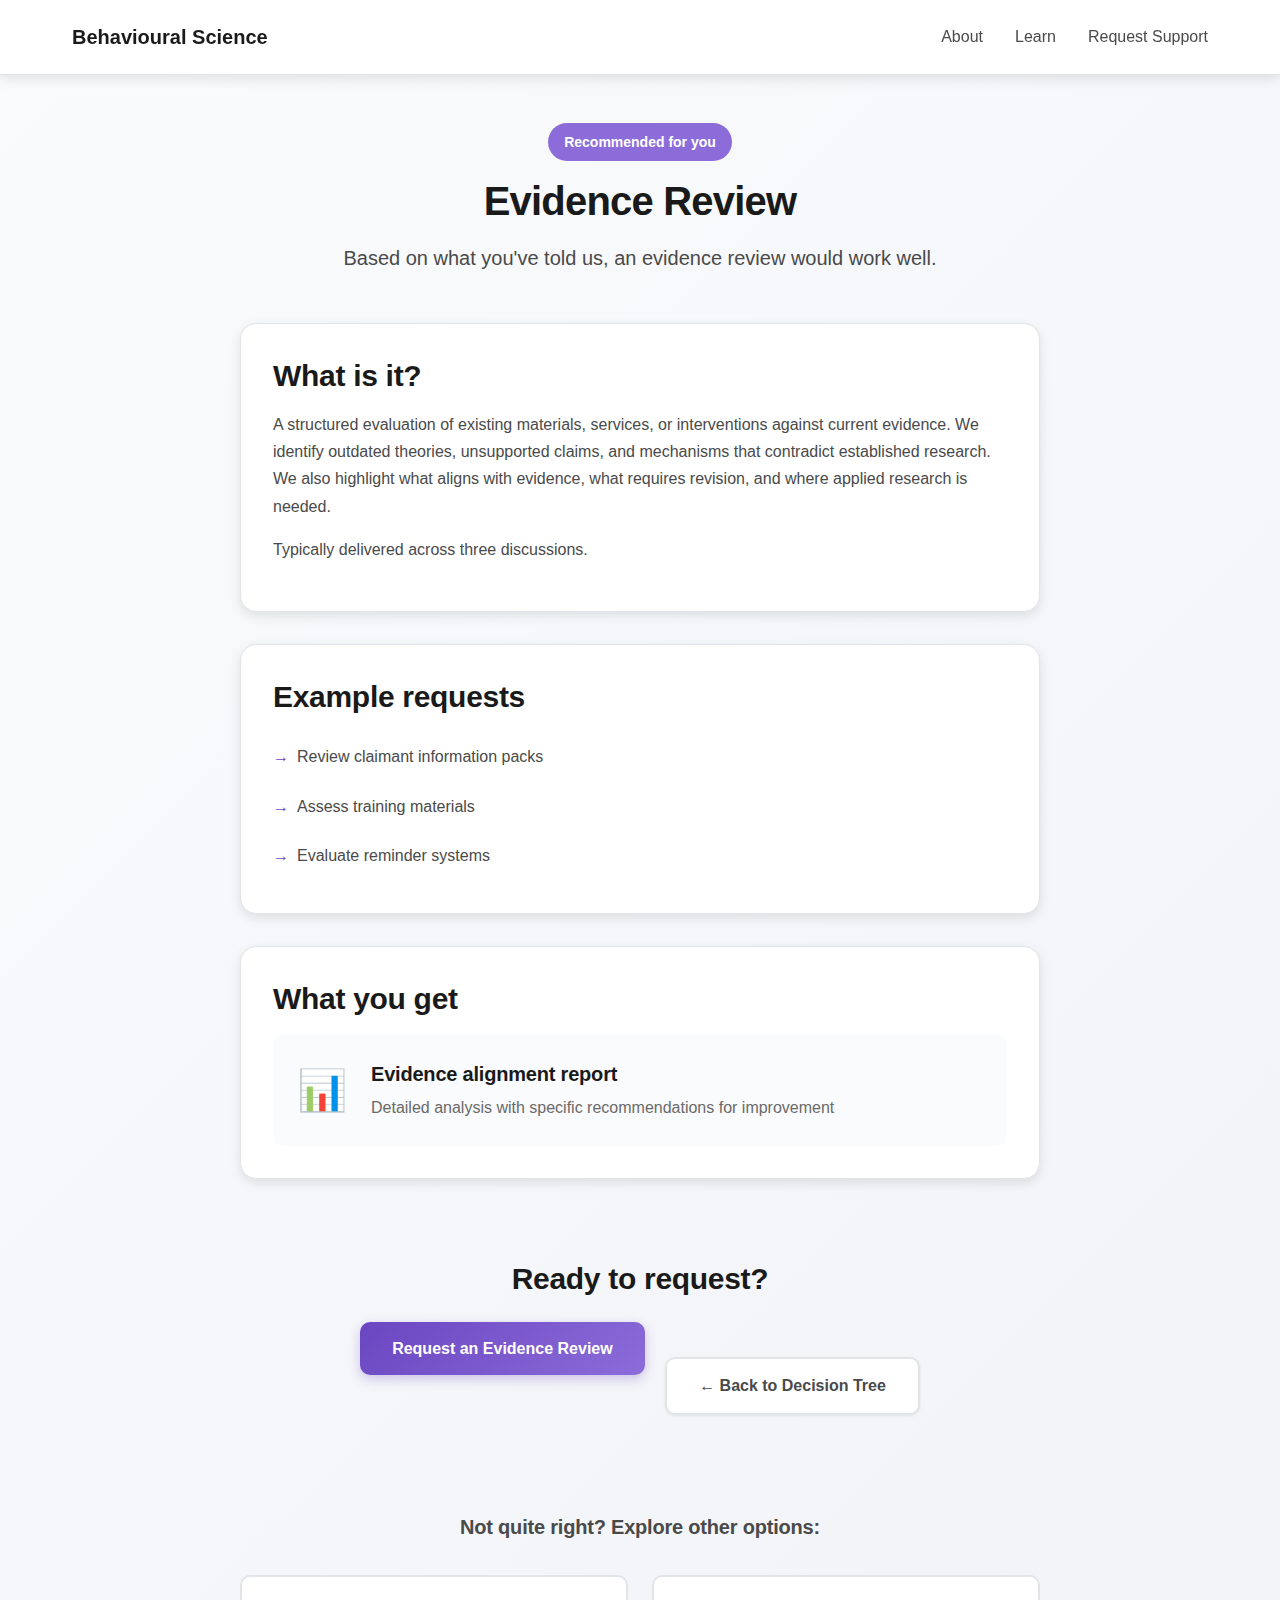
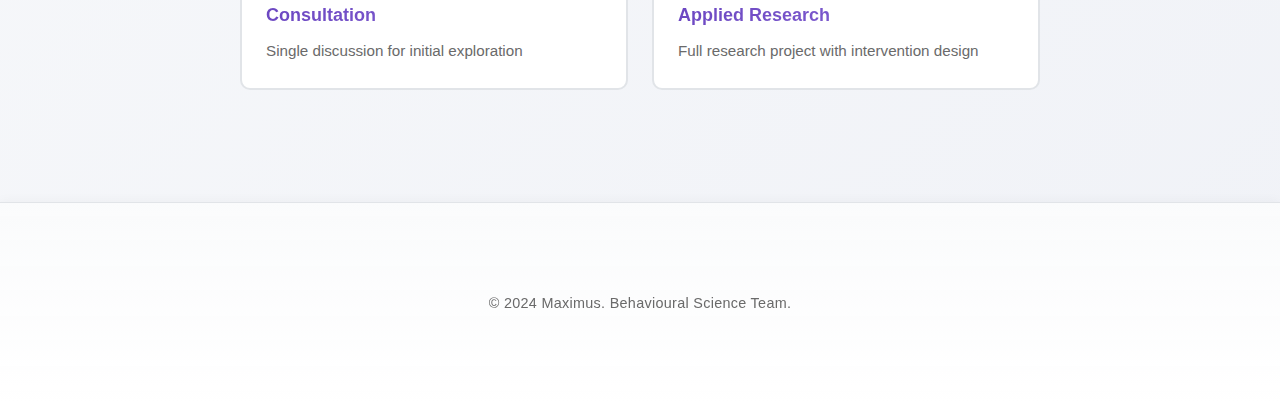
<file: evidence-review.html>
<!DOCTYPE html>
<html lang="en">
<head>
    <meta charset="UTF-8">
    <meta name="viewport" content="width=device-width, initial-scale=1.0">
    <title>Evidence Review | Behavioural Science</title>
    <link rel="stylesheet" href="styles.css">
</head>
<body>
    <nav class="main-nav">
        <div class="nav-container">
            <div class="nav-brand">Behavioural Science</div>
            <div class="nav-links">
                <a href="about.html">About</a>
                <a href="learn.html">Learn</a>
                <a href="decision-tree.html">Request Support</a>
            </div>
        </div>
    </nav>

    <main class="container">
        <section class="service-header">
            <div class="service-tag">Recommended for you</div>
            <h1>Evidence Review</h1>
            <p class="lead">Based on what you've told us, an evidence review would work well.</p>
        </section>

        <section class="service-content">
            <div class="service-description">
                <h2>What is it?</h2>
                <p>A structured evaluation of existing materials, services, or interventions against current evidence. We identify outdated theories, unsupported claims, and mechanisms that contradict established research. We also highlight what aligns with evidence, what requires revision, and where applied research is needed.</p>
                <p>Typically delivered across three discussions.</p>
            </div>

            <div class="service-examples">
                <h2>Example requests</h2>
                <ul class="example-list">
                    <li>Review claimant information packs</li>
                    <li>Assess training materials</li>
                    <li>Evaluate reminder systems</li>
                </ul>
            </div>

            <div class="service-deliverables">
                <h2>What you get</h2>
                <div class="deliverable-card">
                    <div class="deliverable-icon">📊</div>
                    <div class="deliverable-text">
                        <h3>Evidence alignment report</h3>
                        <p>Detailed analysis with specific recommendations for improvement</p>
                    </div>
                </div>
            </div>
        </section>

        <section class="service-cta">
            <h2>Ready to request?</h2>
            <a href="#" class="btn-primary">Request an Evidence Review</a>
            <a href="decision-tree.html" class="btn-secondary">← Back to Decision Tree</a>
        </section>

        <section class="service-alternatives">
            <h3>Not quite right? Explore other options:</h3>
            <div class="alternatives-grid">
                <a href="consultation.html" class="alternative-card">
                    <h4>Consultation</h4>
                    <p>Single discussion for initial exploration</p>
                </a>
                <a href="applied-research.html" class="alternative-card">
                    <h4>Applied Research</h4>
                    <p>Full research project with intervention design</p>
                </a>
            </div>
        </section>
    </main>

    <footer>
        <div class="container">
            <p>&copy; 2024 Maximus. Behavioural Science Team.</p>
        </div>
    </footer>
</body>
</html>
</file>
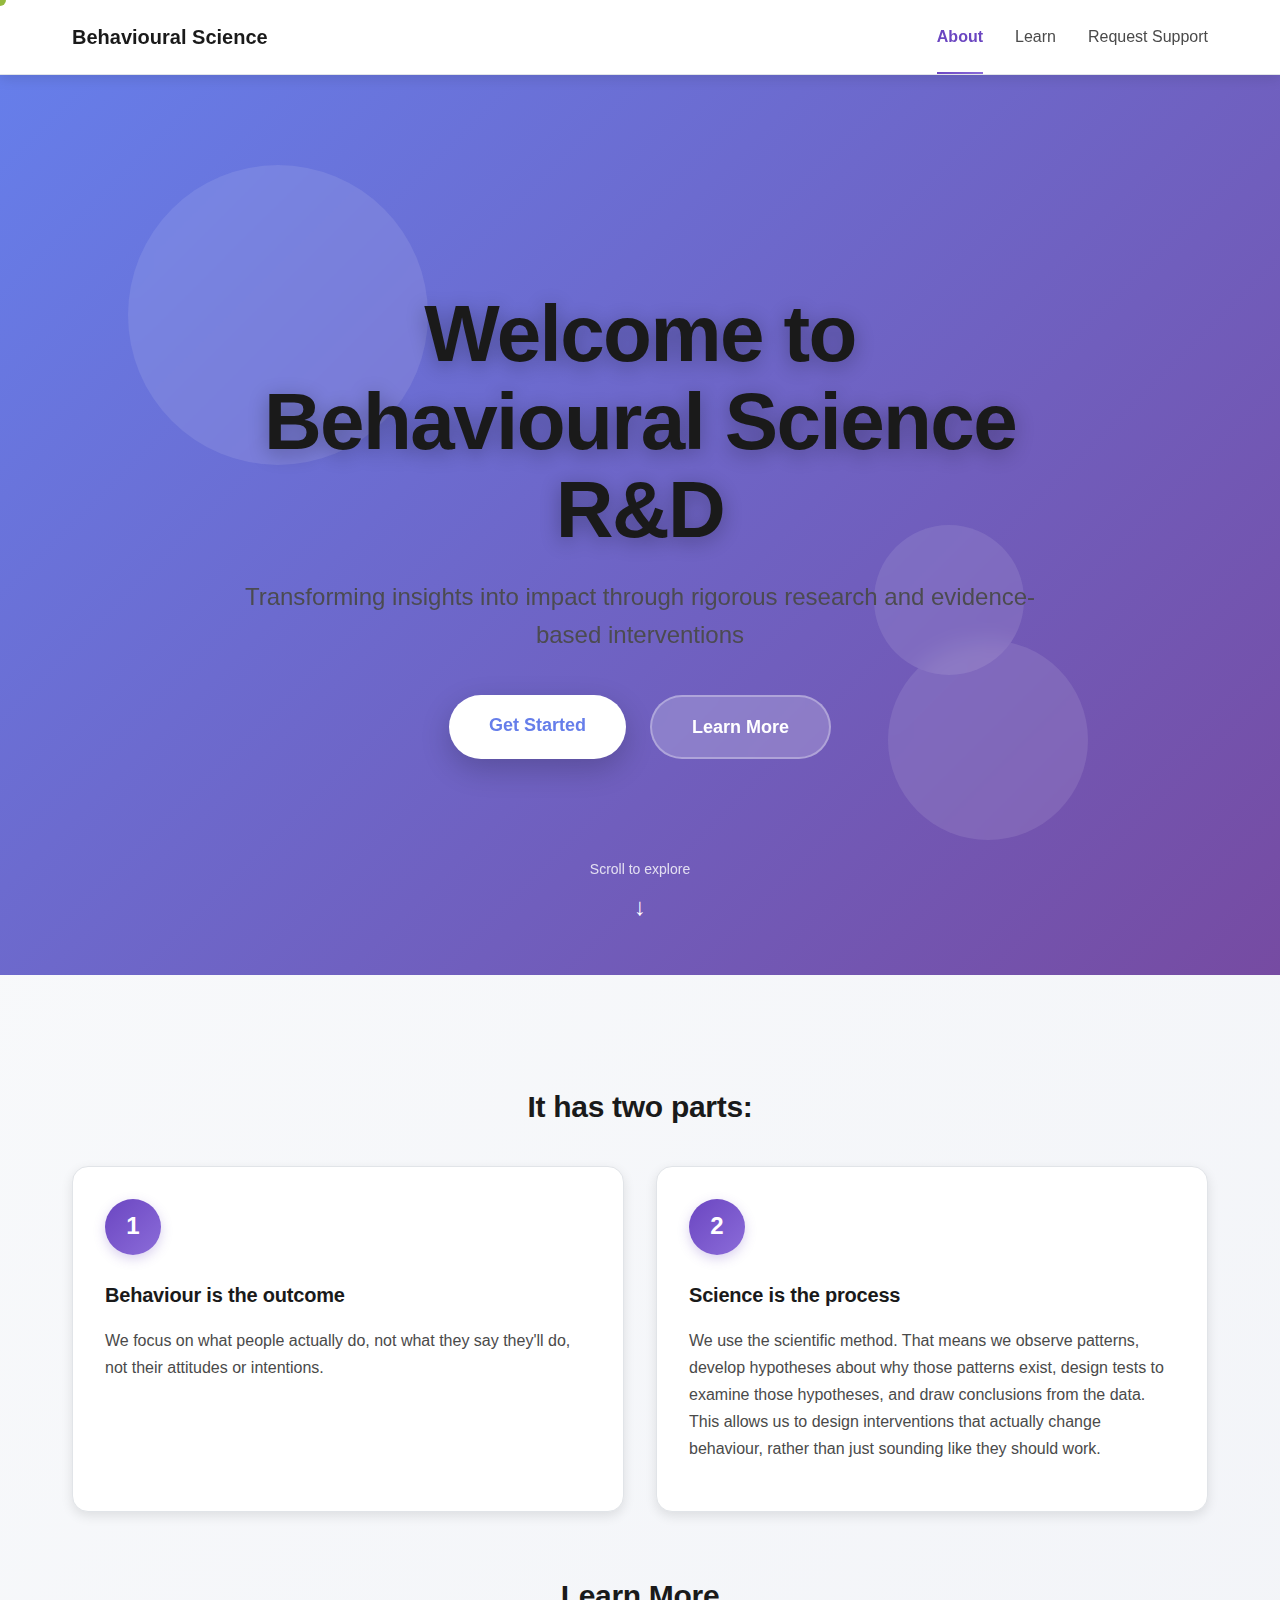
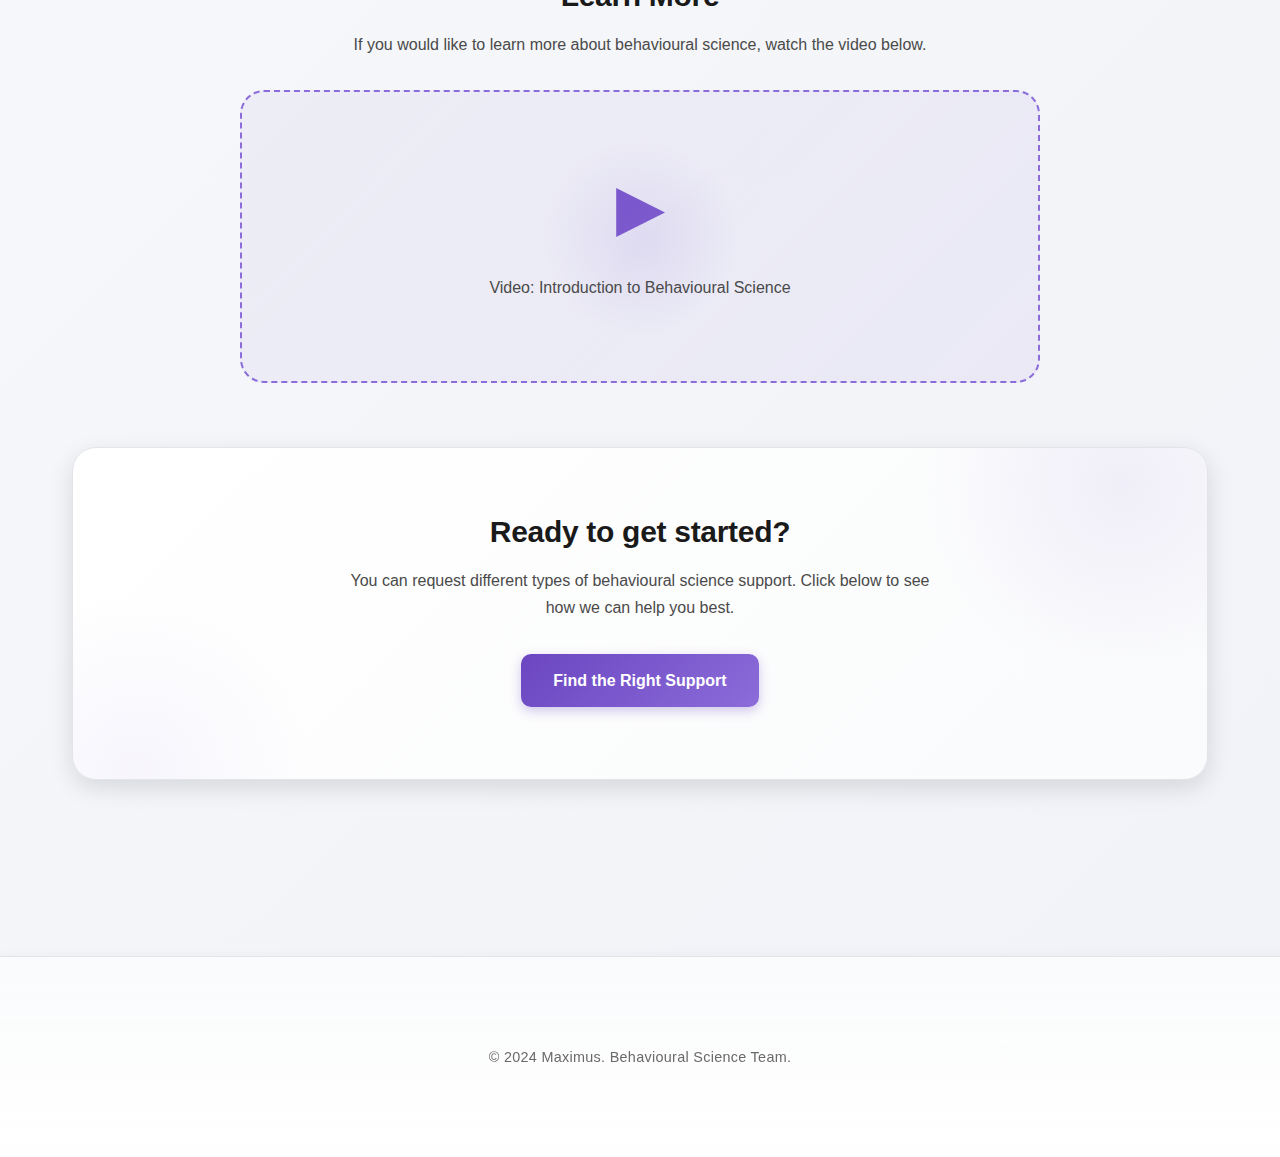
<file: index-option1.html>
<!DOCTYPE html>
<html lang="en">
<head>
    <meta charset="UTF-8">
    <meta name="viewport" content="width=device-width, initial-scale=1.0">
    <title>Behavioural Science R&D | Maximus</title>
    <link rel="stylesheet" href="styles.css">
</head>
<body>
    <nav class="main-nav">
        <div class="nav-container">
            <div class="nav-brand">Behavioural Science</div>
            <div class="nav-links">
                <a href="index.html" class="active">About</a>
                <a href="learn.html">Learn</a>
                <a href="decision-tree.html">Request Support</a>
            </div>
        </div>
    </nav>

    <!-- Option 1: Cinematic Hero -->
    <section class="hero-option1">
        <div class="animated-bg"></div>
        <div class="floating-elements">
            <div class="float-circle"></div>
            <div class="float-circle"></div>
            <div class="float-circle"></div>
        </div>
        <div class="hero-content-centered">
            <h1 class="hero-title-massive">Welcome to<br>Behavioural Science R&D</h1>
            <p class="hero-subtitle-large">Transforming insights into impact through rigorous research and evidence-based interventions</p>
            <div class="hero-cta-group">
                <a href="decision-tree.html" class="btn-hero-primary">Get Started</a>
                <a href="learn.html" class="btn-hero-secondary">Learn More</a>
            </div>
        </div>
        <div class="scroll-indicator">
            <span>Scroll to explore</span>
            <div class="scroll-arrow">↓</div>
        </div>
    </section>

    <main class="container">
        <section class="two-parts">
            <h2>It has two parts:</h2>

            <div class="parts-grid">
                <div class="part-card">
                    <div class="part-number">1</div>
                    <h3>Behaviour is the outcome</h3>
                    <p>We focus on what people actually do, not what they say they'll do, not their attitudes or intentions.</p>
                </div>

                <div class="part-card">
                    <div class="part-number">2</div>
                    <h3>Science is the process</h3>
                    <p>We use the scientific method. That means we observe patterns, develop hypotheses about why those patterns exist, design tests to examine those hypotheses, and draw conclusions from the data. This allows us to design interventions that actually change behaviour, rather than just sounding like they should work.</p>
                </div>
            </div>
        </section>

        <section class="video-section">
            <h2>Learn More</h2>
            <p>If you would like to learn more about behavioural science, watch the video below.</p>
            <div class="video-placeholder">
                <div class="video-icon">▶</div>
                <p>Video: Introduction to Behavioural Science</p>
            </div>
        </section>

        <section class="cta-section">
            <h2>Ready to get started?</h2>
            <p>You can request different types of behavioural science support. Click below to see how we can help you best.</p>
            <a href="decision-tree.html" class="btn-primary">Find the Right Support</a>
        </section>
    </main>

    <footer>
        <div class="container">
            <p>&copy; 2024 Maximus. Behavioural Science Team.</p>
        </div>
    </footer>

    <script src="script.js"></script>
</body>
</html>
</file>
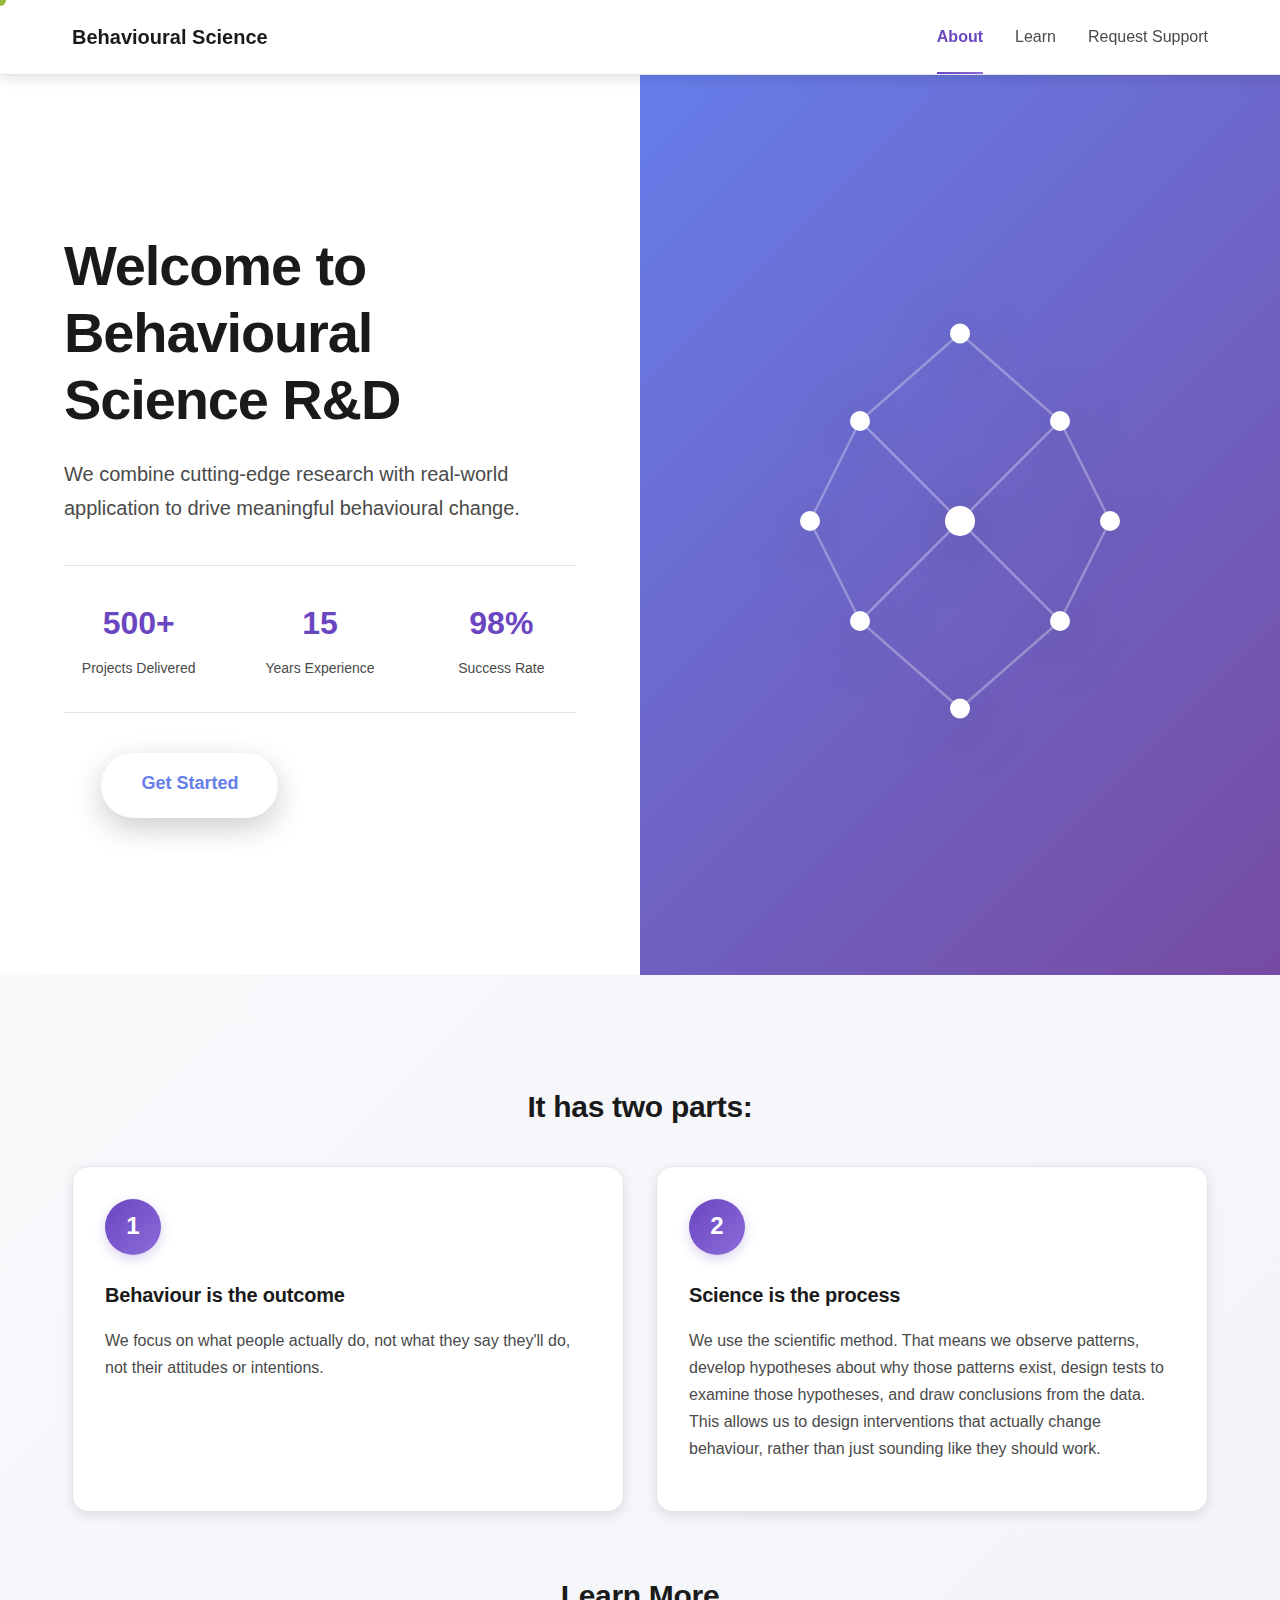
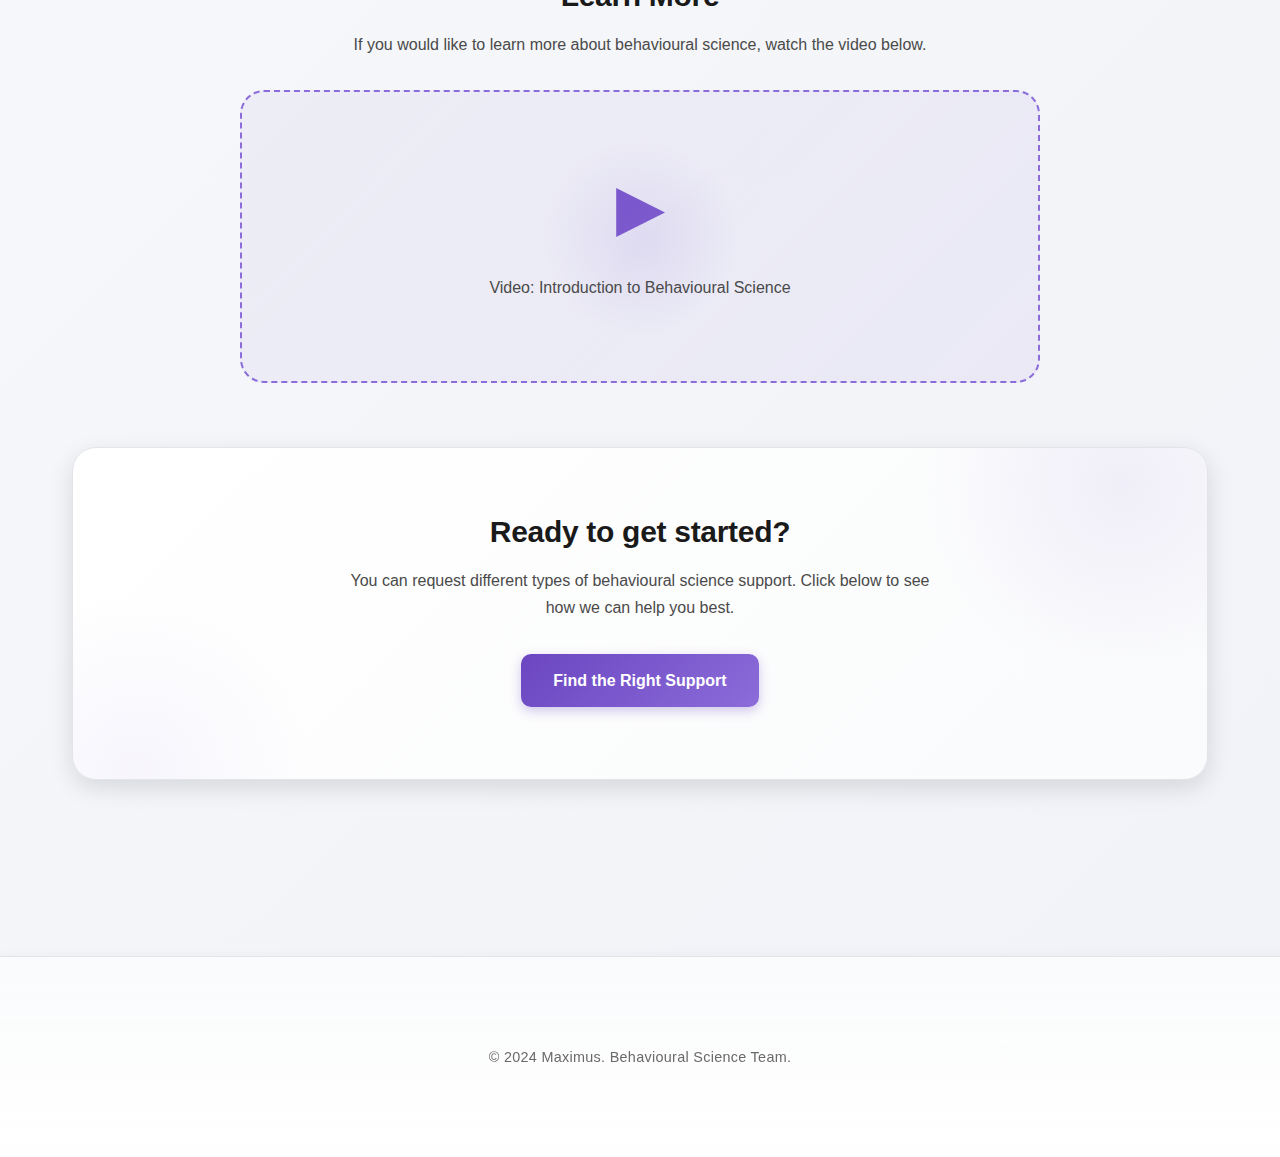
<file: index-option2.html>
<!DOCTYPE html>
<html lang="en">
<head>
    <meta charset="UTF-8">
    <meta name="viewport" content="width=device-width, initial-scale=1.0">
    <title>Behavioural Science R&D | Maximus</title>
    <link rel="stylesheet" href="styles.css">
</head>
<body>
    <nav class="main-nav">
        <div class="nav-container">
            <div class="nav-brand">Behavioural Science</div>
            <div class="nav-links">
                <a href="index.html" class="active">About</a>
                <a href="learn.html">Learn</a>
                <a href="decision-tree.html">Request Support</a>
            </div>
        </div>
    </nav>

    <!-- Option 2: Split Hero -->
    <section class="hero-option2">
        <div class="split-container">
            <div class="split-left">
                <div class="split-content">
                    <h1 class="hero-title-xl">Welcome to Behavioural Science R&D</h1>
                    <p class="hero-text-large">We combine cutting-edge research with real-world application to drive meaningful behavioural change.</p>
                    <div class="hero-stats">
                        <div class="stat-item">
                            <div class="stat-number">500+</div>
                            <div class="stat-label">Projects Delivered</div>
                        </div>
                        <div class="stat-item">
                            <div class="stat-number">15</div>
                            <div class="stat-label">Years Experience</div>
                        </div>
                        <div class="stat-item">
                            <div class="stat-number">98%</div>
                            <div class="stat-label">Success Rate</div>
                        </div>
                    </div>
                    <div class="hero-cta-group">
                        <a href="decision-tree.html" class="btn-hero-primary">Get Started</a>
                        <a href="learn.html" class="btn-hero-secondary">Explore Research</a>
                    </div>
                </div>
            </div>
            <div class="split-right">
                <div class="visual-container">
                    <svg class="brain-network" viewBox="0 0 400 400" xmlns="http://www.w3.org/2000/svg">
                        <!-- Network nodes -->
                        <circle class="node" cx="200" cy="50" r="8" />
                        <circle class="node" cx="120" cy="120" r="8" />
                        <circle class="node" cx="280" cy="120" r="8" />
                        <circle class="node" cx="80" cy="200" r="8" />
                        <circle class="node" cx="200" cy="200" r="12" />
                        <circle class="node" cx="320" cy="200" r="8" />
                        <circle class="node" cx="120" cy="280" r="8" />
                        <circle class="node" cx="280" cy="280" r="8" />
                        <circle class="node" cx="200" cy="350" r="8" />

                        <!-- Network connections -->
                        <line class="connection" x1="200" y1="50" x2="120" y2="120" />
                        <line class="connection" x1="200" y1="50" x2="280" y2="120" />
                        <line class="connection" x1="120" y1="120" x2="80" y2="200" />
                        <line class="connection" x1="120" y1="120" x2="200" y2="200" />
                        <line class="connection" x1="280" y1="120" x2="200" y2="200" />
                        <line class="connection" x1="280" y1="120" x2="320" y2="200" />
                        <line class="connection" x1="80" y1="200" x2="120" y2="280" />
                        <line class="connection" x1="200" y1="200" x2="120" y2="280" />
                        <line class="connection" x1="200" y1="200" x2="280" y2="280" />
                        <line class="connection" x1="320" y1="200" x2="280" y2="280" />
                        <line class="connection" x1="120" y1="280" x2="200" y2="350" />
                        <line class="connection" x1="280" y1="280" x2="200" y2="350" />
                    </svg>
                </div>
            </div>
        </div>
    </section>

    <main class="container">
        <section class="two-parts">
            <h2>It has two parts:</h2>

            <div class="parts-grid">
                <div class="part-card">
                    <div class="part-number">1</div>
                    <h3>Behaviour is the outcome</h3>
                    <p>We focus on what people actually do, not what they say they'll do, not their attitudes or intentions.</p>
                </div>

                <div class="part-card">
                    <div class="part-number">2</div>
                    <h3>Science is the process</h3>
                    <p>We use the scientific method. That means we observe patterns, develop hypotheses about why those patterns exist, design tests to examine those hypotheses, and draw conclusions from the data. This allows us to design interventions that actually change behaviour, rather than just sounding like they should work.</p>
                </div>
            </div>
        </section>

        <section class="video-section">
            <h2>Learn More</h2>
            <p>If you would like to learn more about behavioural science, watch the video below.</p>
            <div class="video-placeholder">
                <div class="video-icon">▶</div>
                <p>Video: Introduction to Behavioural Science</p>
            </div>
        </section>

        <section class="cta-section">
            <h2>Ready to get started?</h2>
            <p>You can request different types of behavioural science support. Click below to see how we can help you best.</p>
            <a href="decision-tree.html" class="btn-primary">Find the Right Support</a>
        </section>
    </main>

    <footer>
        <div class="container">
            <p>&copy; 2024 Maximus. Behavioural Science Team.</p>
        </div>
    </footer>

    <script src="script.js"></script>
</body>
</html>
</file>
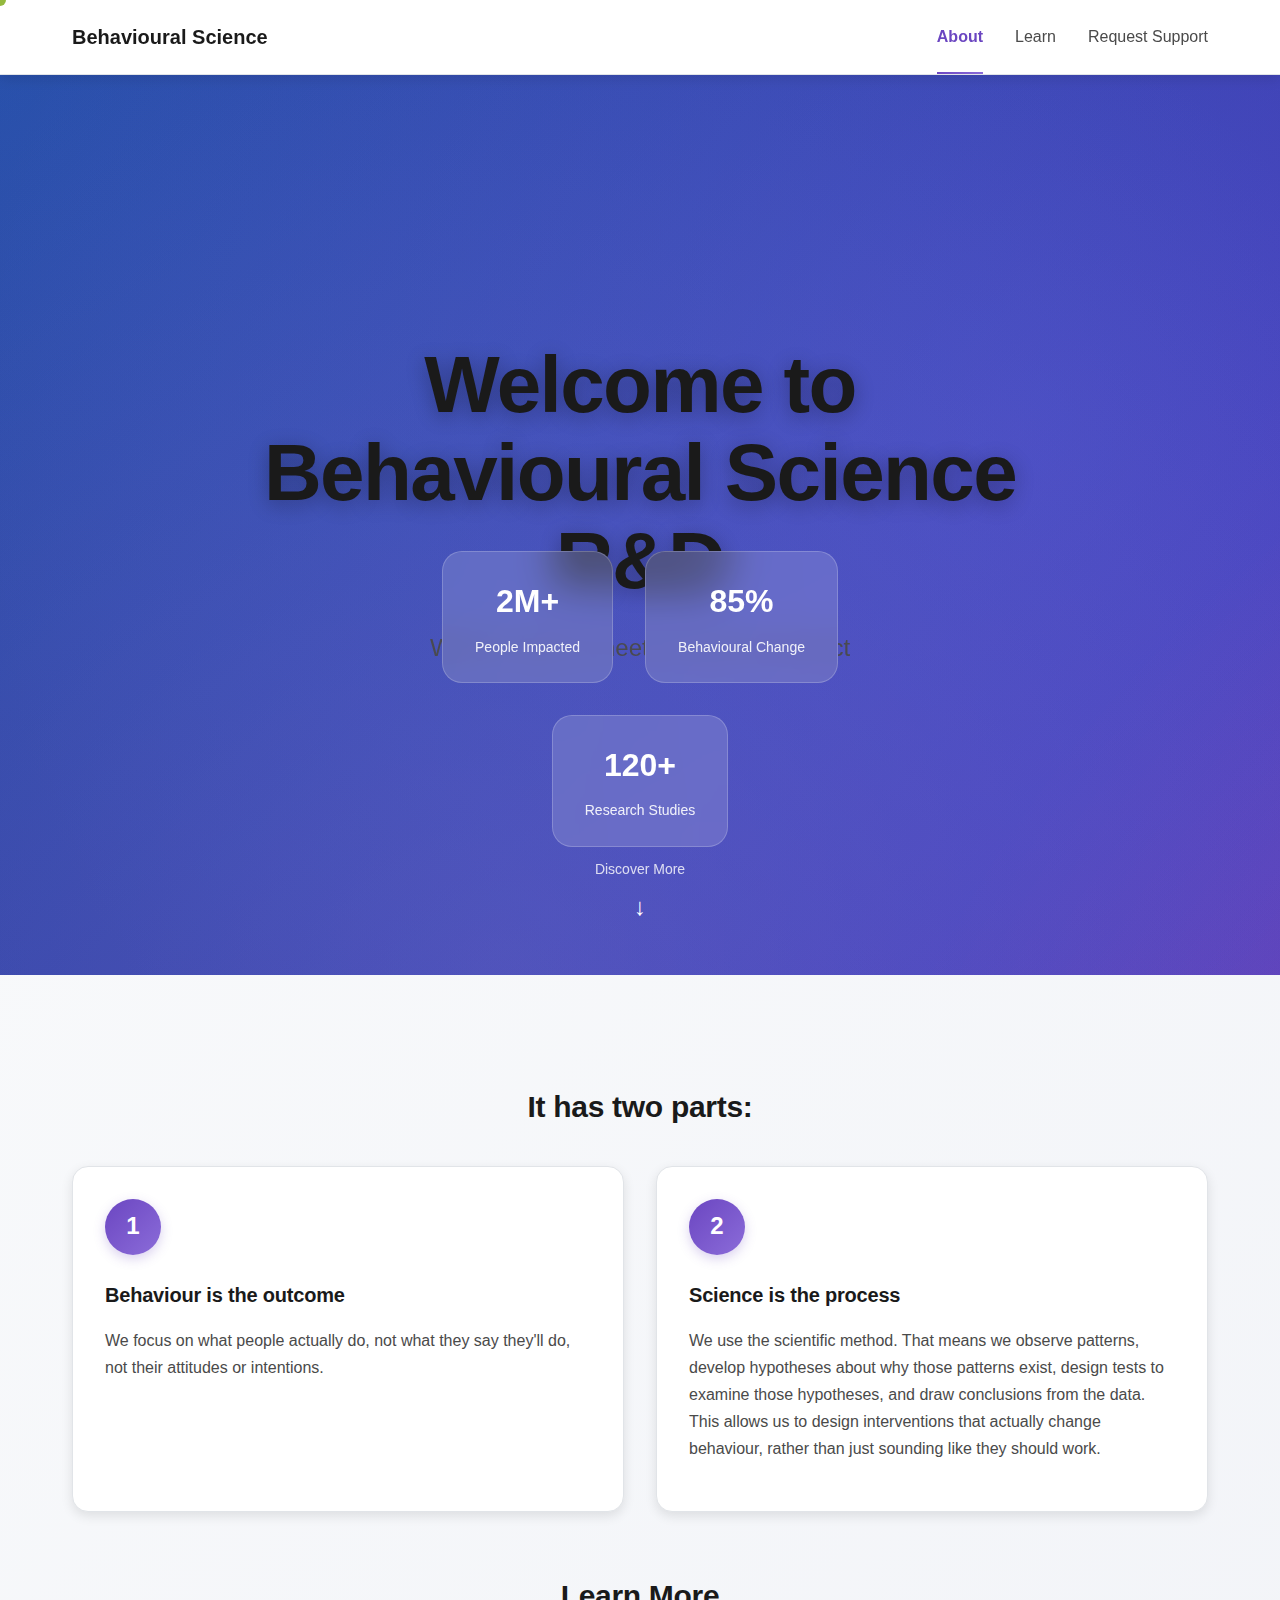
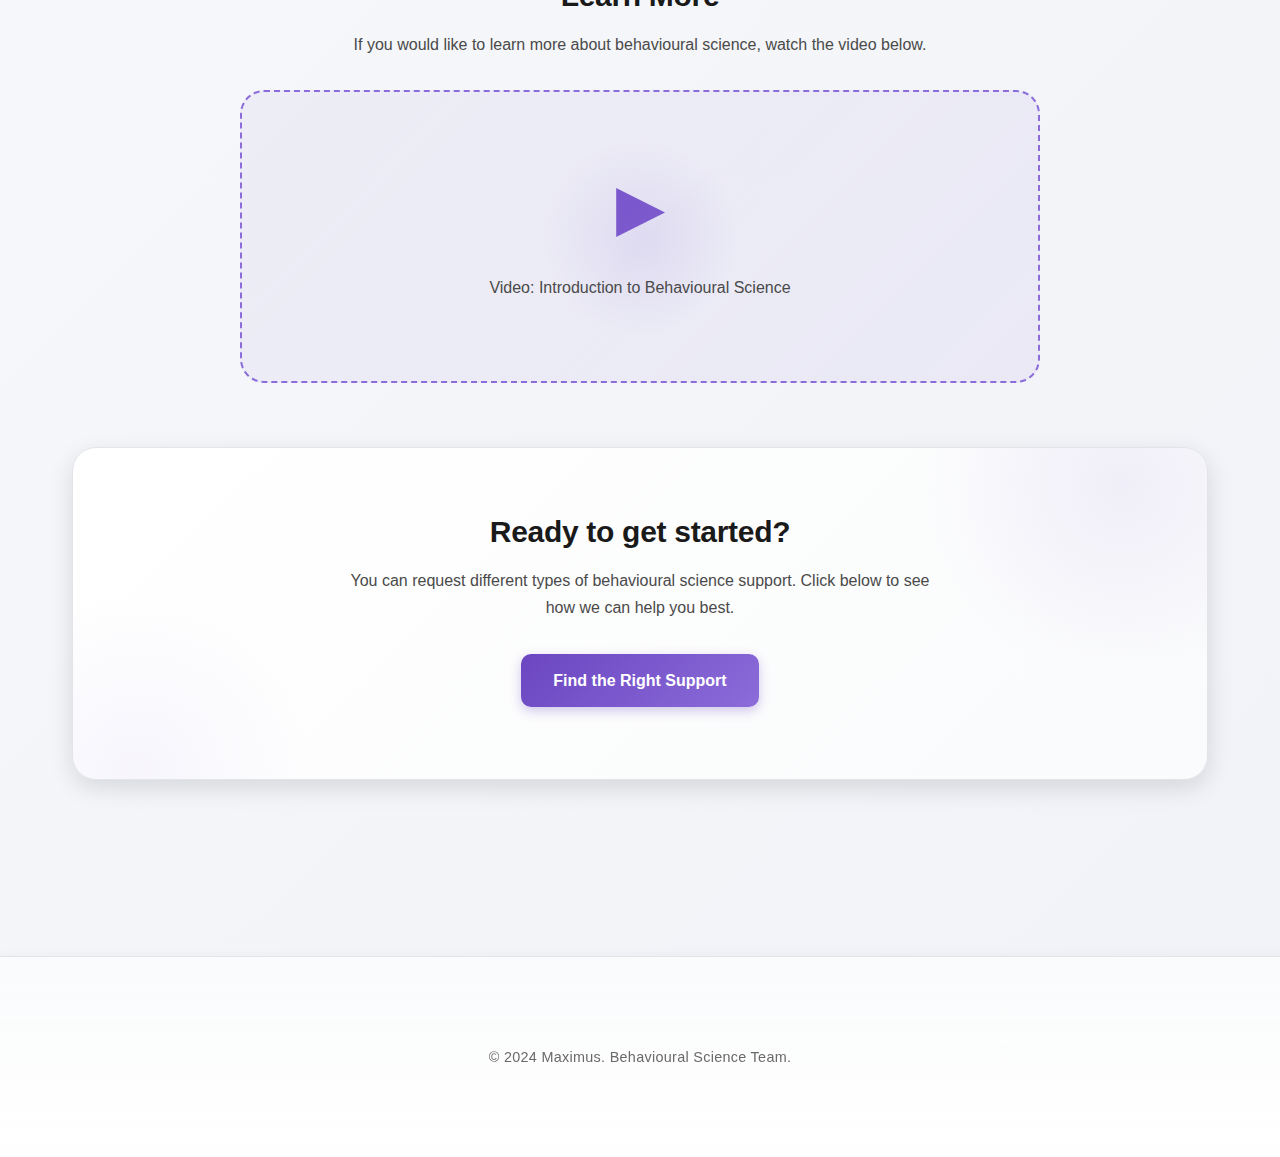
<file: index-option3.html>
<!DOCTYPE html>
<html lang="en">
<head>
    <meta charset="UTF-8">
    <meta name="viewport" content="width=device-width, initial-scale=1.0">
    <title>Behavioural Science R&D | Maximus</title>
    <link rel="stylesheet" href="styles.css">
</head>
<body>
    <nav class="main-nav">
        <div class="nav-container">
            <div class="nav-brand">Behavioural Science</div>
            <div class="nav-links">
                <a href="index.html" class="active">About</a>
                <a href="learn.html">Learn</a>
                <a href="decision-tree.html">Request Support</a>
            </div>
        </div>
    </nav>

    <!-- Option 3: Video-Style Background -->
    <section class="hero-option3">
        <div class="mesh-gradient-bg"></div>
        <div class="hero-content-centered">
            <h1 class="hero-title-massive hero-fade-in">Welcome to<br>Behavioural Science R&D</h1>
            <p class="hero-subtitle-large hero-fade-in-delay">Where science meets real-world impact</p>
        </div>
        <div class="floating-stat-cards">
            <div class="stat-card">
                <div class="stat-card-number">2M+</div>
                <div class="stat-card-label">People Impacted</div>
            </div>
            <div class="stat-card">
                <div class="stat-card-number">85%</div>
                <div class="stat-card-label">Behavioural Change</div>
            </div>
            <div class="stat-card">
                <div class="stat-card-number">120+</div>
                <div class="stat-card-label">Research Studies</div>
            </div>
        </div>
        <div class="scroll-indicator">
            <span>Discover More</span>
            <div class="scroll-arrow">↓</div>
        </div>
    </section>

    <main class="container">
        <section class="two-parts">
            <h2>It has two parts:</h2>

            <div class="parts-grid">
                <div class="part-card">
                    <div class="part-number">1</div>
                    <h3>Behaviour is the outcome</h3>
                    <p>We focus on what people actually do, not what they say they'll do, not their attitudes or intentions.</p>
                </div>

                <div class="part-card">
                    <div class="part-number">2</div>
                    <h3>Science is the process</h3>
                    <p>We use the scientific method. That means we observe patterns, develop hypotheses about why those patterns exist, design tests to examine those hypotheses, and draw conclusions from the data. This allows us to design interventions that actually change behaviour, rather than just sounding like they should work.</p>
                </div>
            </div>
        </section>

        <section class="video-section">
            <h2>Learn More</h2>
            <p>If you would like to learn more about behavioural science, watch the video below.</p>
            <div class="video-placeholder">
                <div class="video-icon">▶</div>
                <p>Video: Introduction to Behavioural Science</p>
            </div>
        </section>

        <section class="cta-section">
            <h2>Ready to get started?</h2>
            <p>You can request different types of behavioural science support. Click below to see how we can help you best.</p>
            <a href="decision-tree.html" class="btn-primary">Find the Right Support</a>
        </section>
    </main>

    <footer>
        <div class="container">
            <p>&copy; 2024 Maximus. Behavioural Science Team.</p>
        </div>
    </footer>

    <script src="script.js"></script>
</body>
</html>
</file>
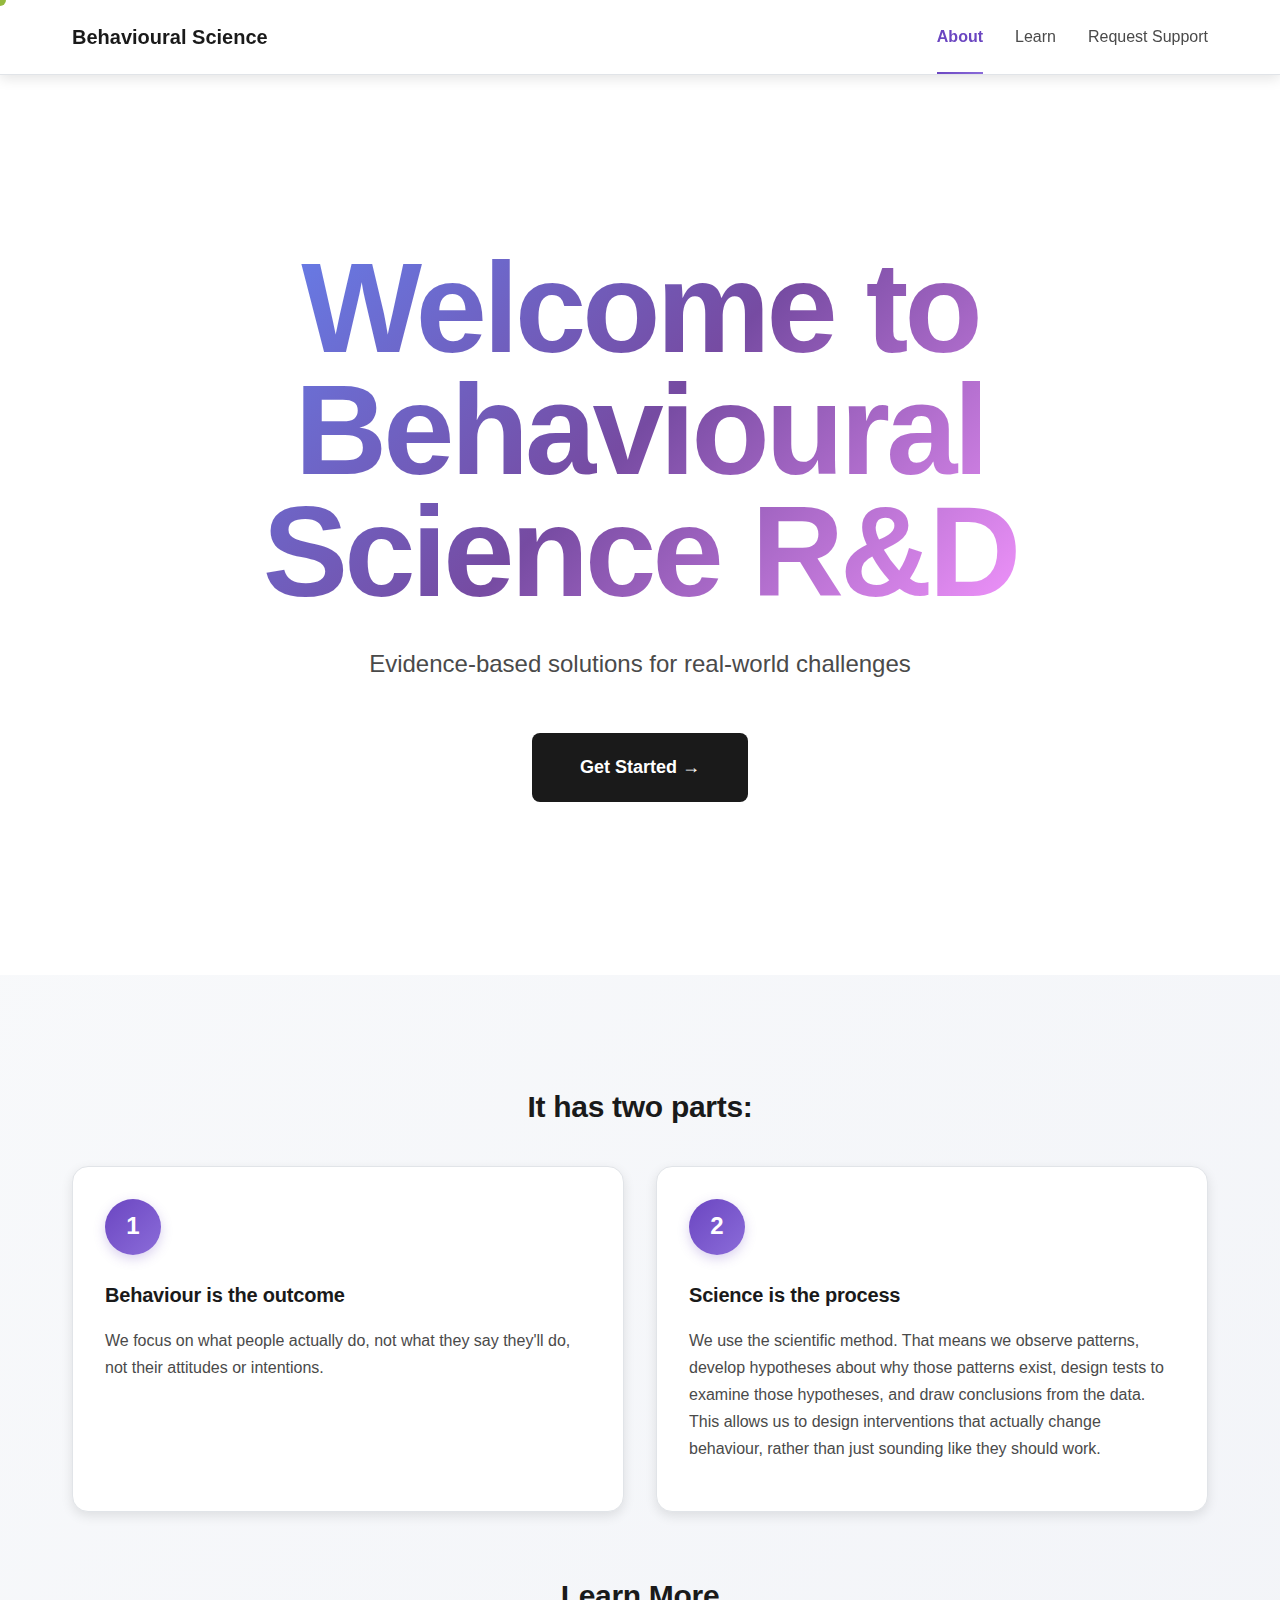
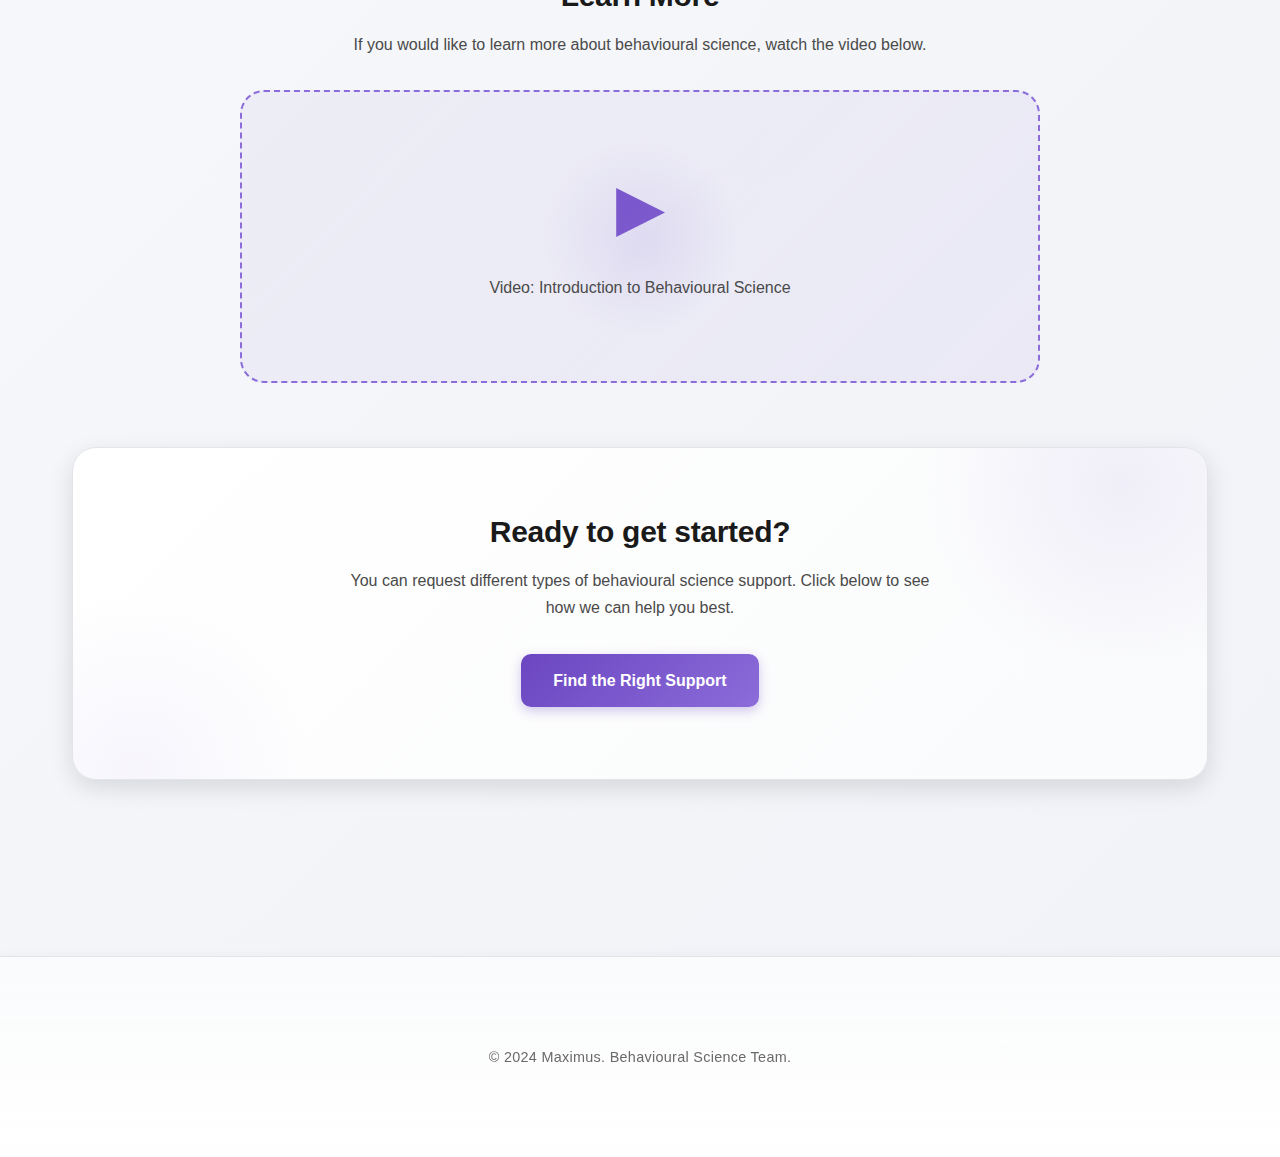
<file: index-option4.html>
<!DOCTYPE html>
<html lang="en">
<head>
    <meta charset="UTF-8">
    <meta name="viewport" content="width=device-width, initial-scale=1.0">
    <title>Behavioural Science R&D | Maximus</title>
    <link rel="stylesheet" href="styles.css">
</head>
<body>
    <nav class="main-nav">
        <div class="nav-container">
            <div class="nav-brand">Behavioural Science</div>
            <div class="nav-links">
                <a href="index.html" class="active">About</a>
                <a href="learn.html">Learn</a>
                <a href="decision-tree.html">Request Support</a>
            </div>
        </div>
    </nav>

    <!-- Option 4: Minimalist Bold Typography -->
    <section class="hero-option4">
        <div class="minimal-container">
            <h1 class="hero-title-giant gradient-text">Welcome to<br>Behavioural<br>Science R&D</h1>
            <p class="minimal-tagline">Evidence-based solutions for real-world challenges</p>
            <div class="minimal-cta">
                <a href="decision-tree.html" class="btn-minimal">Get Started →</a>
            </div>
        </div>
    </section>

    <main class="container">
        <section class="two-parts">
            <h2>It has two parts:</h2>

            <div class="parts-grid">
                <div class="part-card">
                    <div class="part-number">1</div>
                    <h3>Behaviour is the outcome</h3>
                    <p>We focus on what people actually do, not what they say they'll do, not their attitudes or intentions.</p>
                </div>

                <div class="part-card">
                    <div class="part-number">2</div>
                    <h3>Science is the process</h3>
                    <p>We use the scientific method. That means we observe patterns, develop hypotheses about why those patterns exist, design tests to examine those hypotheses, and draw conclusions from the data. This allows us to design interventions that actually change behaviour, rather than just sounding like they should work.</p>
                </div>
            </div>
        </section>

        <section class="video-section">
            <h2>Learn More</h2>
            <p>If you would like to learn more about behavioural science, watch the video below.</p>
            <div class="video-placeholder">
                <div class="video-icon">▶</div>
                <p>Video: Introduction to Behavioural Science</p>
            </div>
        </section>

        <section class="cta-section">
            <h2>Ready to get started?</h2>
            <p>You can request different types of behavioural science support. Click below to see how we can help you best.</p>
            <a href="decision-tree.html" class="btn-primary">Find the Right Support</a>
        </section>
    </main>

    <footer>
        <div class="container">
            <p>&copy; 2024 Maximus. Behavioural Science Team.</p>
        </div>
    </footer>

    <script src="script.js"></script>
</body>
</html>
</file>
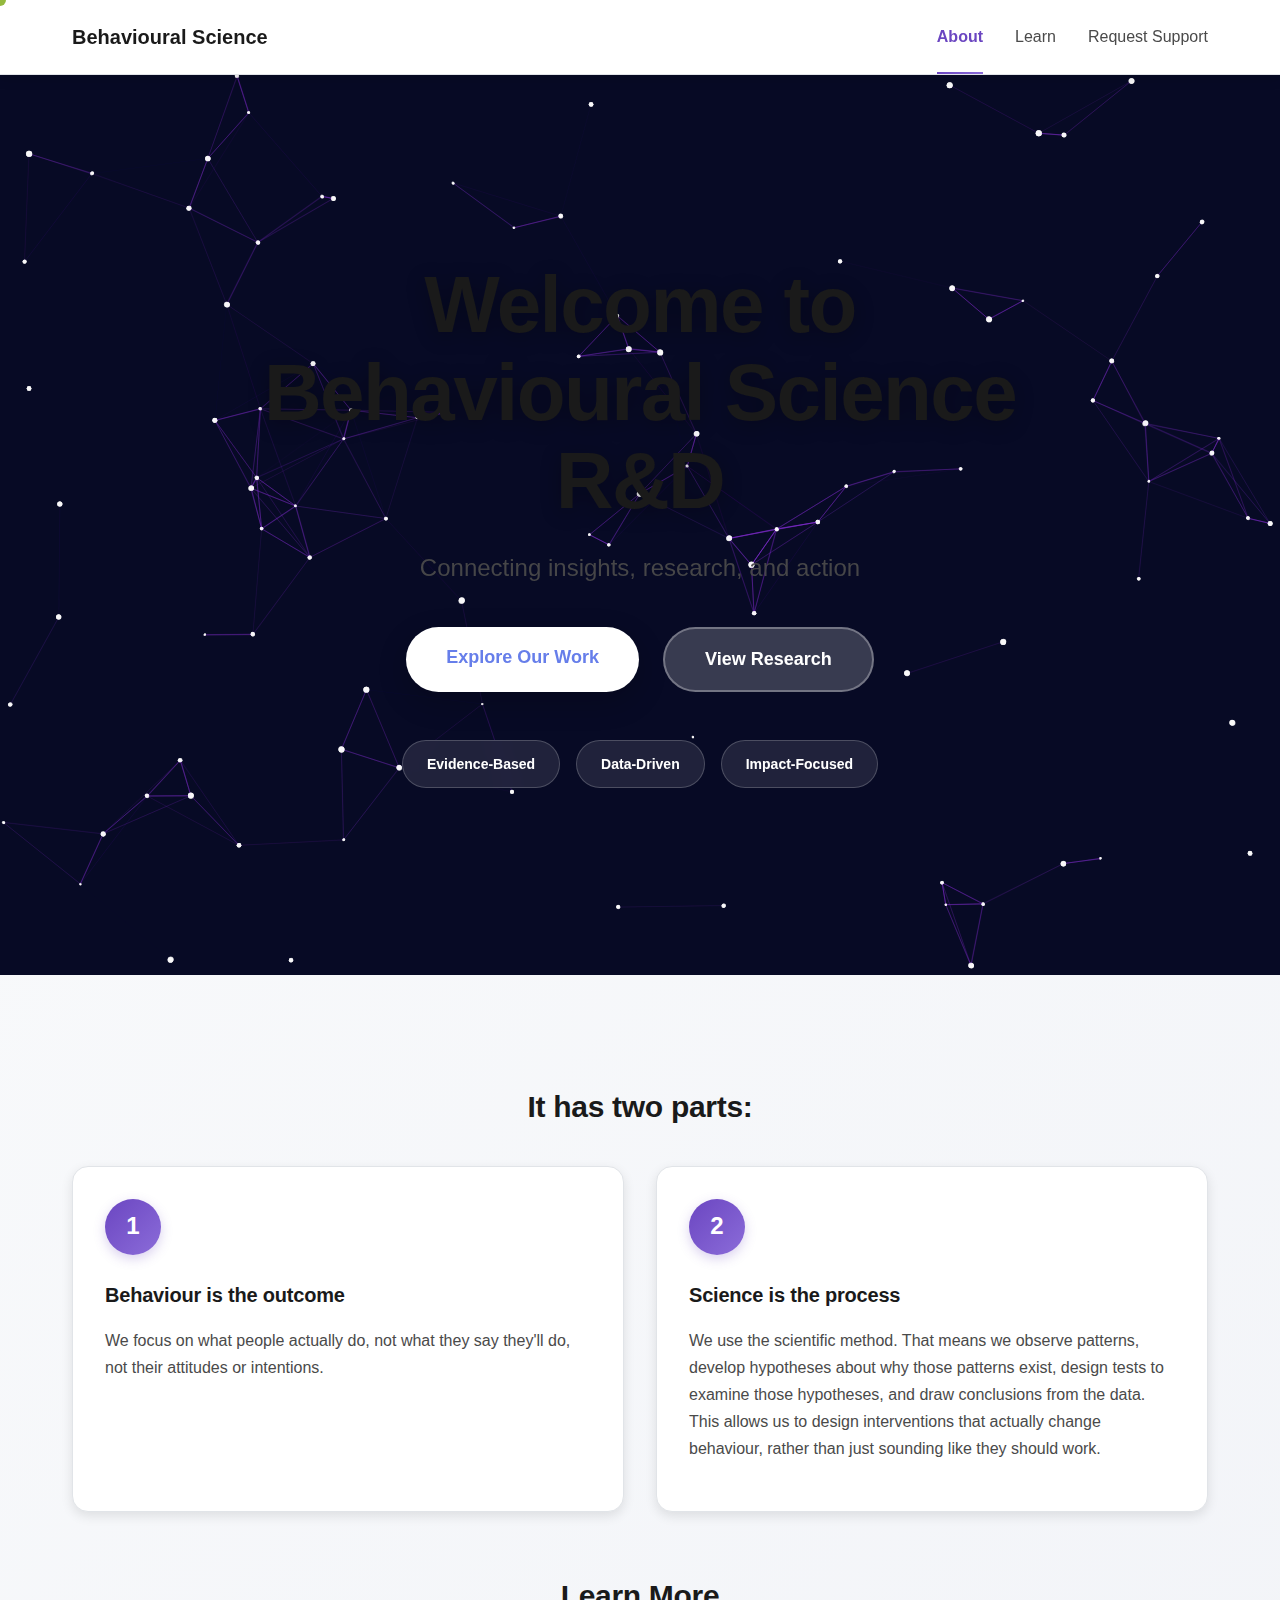
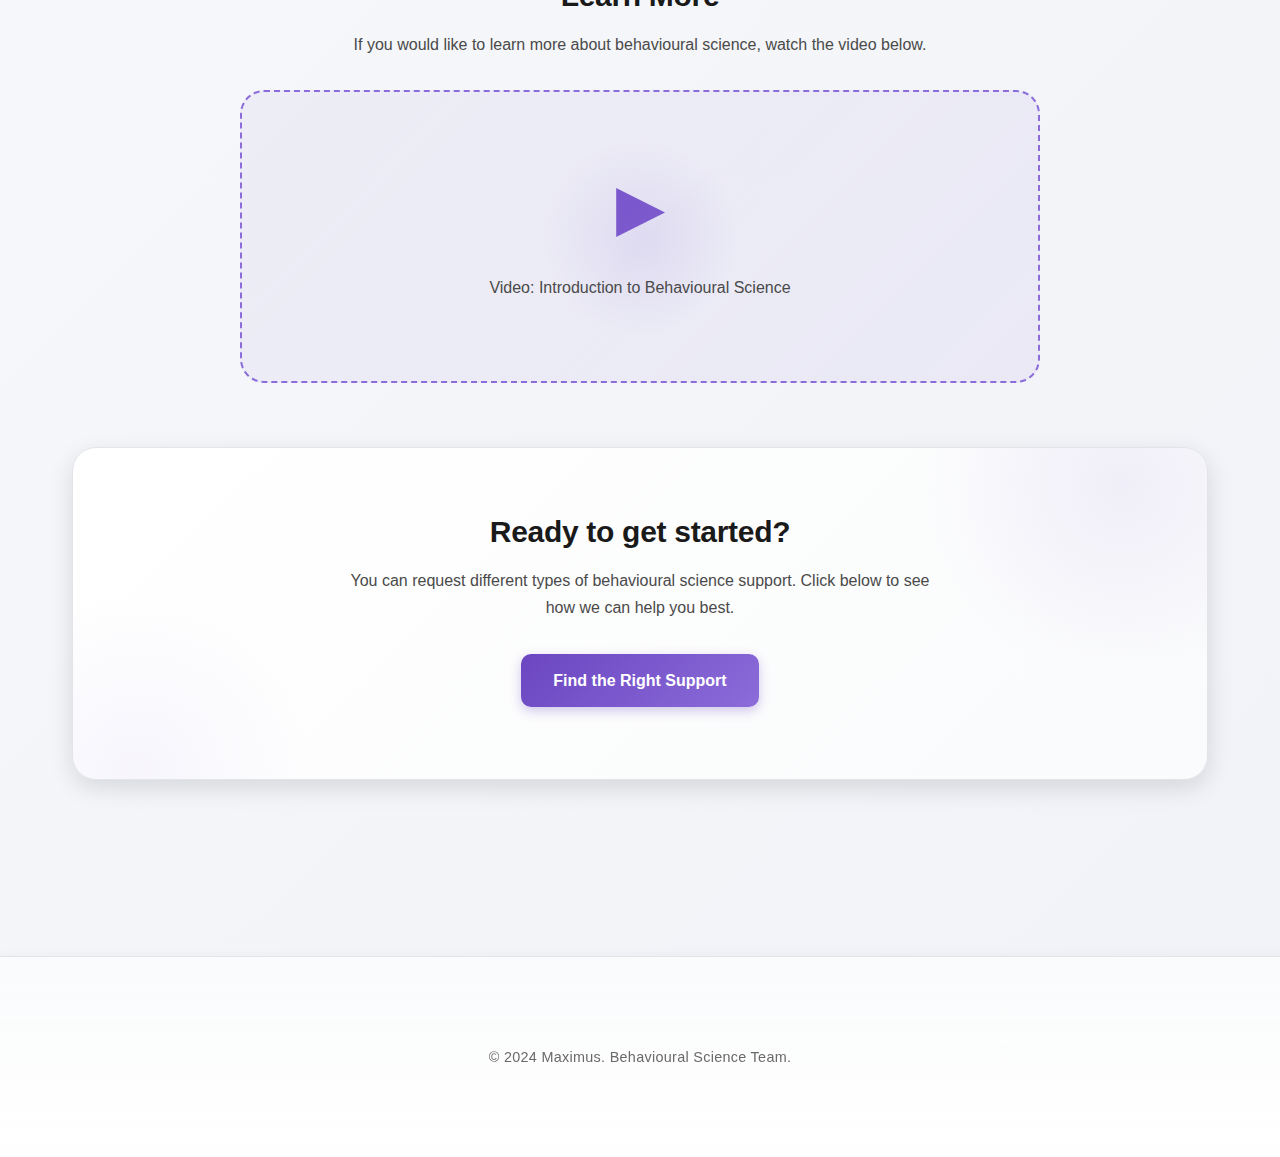
<file: index-option5.html>
<!DOCTYPE html>
<html lang="en">
<head>
    <meta charset="UTF-8">
    <meta name="viewport" content="width=device-width, initial-scale=1.0">
    <title>Behavioural Science R&D | Maximus</title>
    <link rel="stylesheet" href="styles.css">
</head>
<body>
    <nav class="main-nav">
        <div class="nav-container">
            <div class="nav-brand">Behavioural Science</div>
            <div class="nav-links">
                <a href="index.html" class="active">About</a>
                <a href="learn.html">Learn</a>
                <a href="decision-tree.html">Request Support</a>
            </div>
        </div>
    </nav>

    <!-- Option 5: Interactive Hero -->
    <section class="hero-option5">
        <canvas id="networkCanvas" class="network-canvas"></canvas>
        <div class="hero-content-overlay">
            <div class="interactive-content">
                <h1 class="hero-title-massive">Welcome to<br>Behavioural Science R&D</h1>
                <p class="hero-subtitle-large">Connecting insights, research, and action</p>
                <div class="hero-cta-group">
                    <a href="decision-tree.html" class="btn-hero-primary">Explore Our Work</a>
                    <a href="learn.html" class="btn-hero-secondary">View Research</a>
                </div>
            </div>
            <div class="interactive-badges">
                <div class="badge">Evidence-Based</div>
                <div class="badge">Data-Driven</div>
                <div class="badge">Impact-Focused</div>
            </div>
        </div>
    </section>

    <main class="container">
        <section class="two-parts">
            <h2>It has two parts:</h2>

            <div class="parts-grid">
                <div class="part-card">
                    <div class="part-number">1</div>
                    <h3>Behaviour is the outcome</h3>
                    <p>We focus on what people actually do, not what they say they'll do, not their attitudes or intentions.</p>
                </div>

                <div class="part-card">
                    <div class="part-number">2</div>
                    <h3>Science is the process</h3>
                    <p>We use the scientific method. That means we observe patterns, develop hypotheses about why those patterns exist, design tests to examine those hypotheses, and draw conclusions from the data. This allows us to design interventions that actually change behaviour, rather than just sounding like they should work.</p>
                </div>
            </div>
        </section>

        <section class="video-section">
            <h2>Learn More</h2>
            <p>If you would like to learn more about behavioural science, watch the video below.</p>
            <div class="video-placeholder">
                <div class="video-icon">▶</div>
                <p>Video: Introduction to Behavioural Science</p>
            </div>
        </section>

        <section class="cta-section">
            <h2>Ready to get started?</h2>
            <p>You can request different types of behavioural science support. Click below to see how we can help you best.</p>
            <a href="decision-tree.html" class="btn-primary">Find the Right Support</a>
        </section>
    </main>

    <footer>
        <div class="container">
            <p>&copy; 2024 Maximus. Behavioural Science Team.</p>
        </div>
    </footer>

    <script src="script.js"></script>
</body>
</html>
</file>
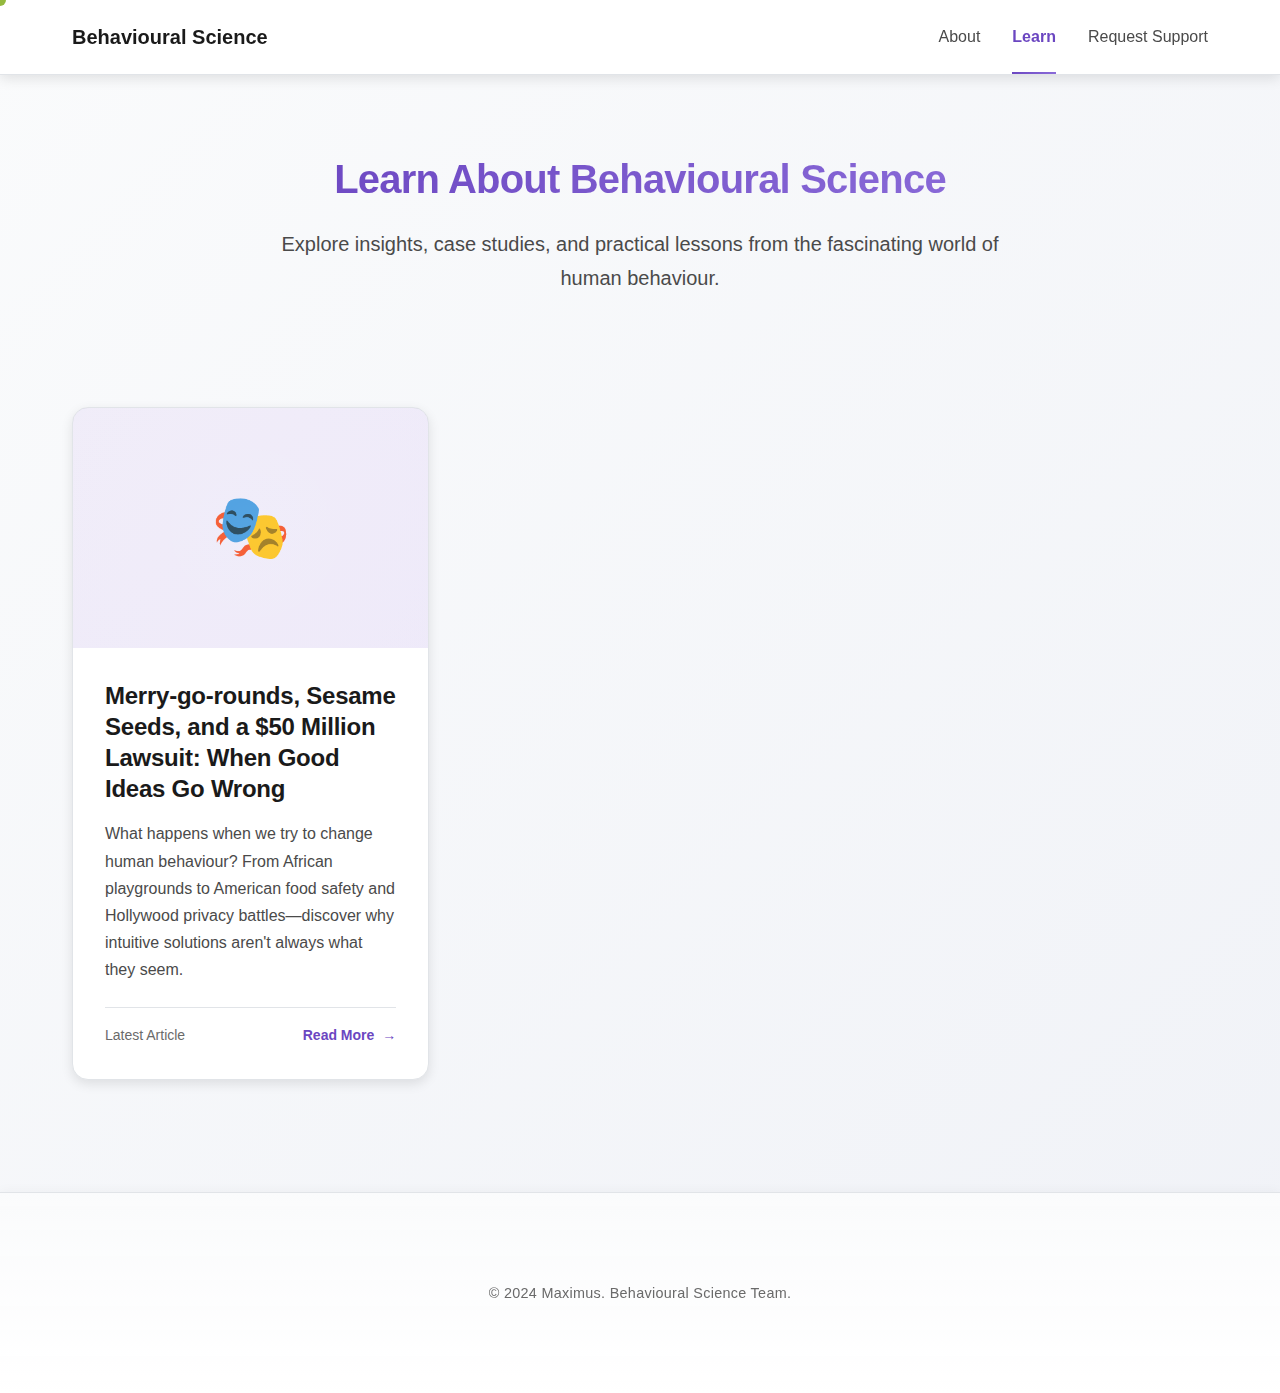
<file: learn.html>
<!DOCTYPE html>
<html lang="en">
<head>
    <meta charset="UTF-8">
    <meta name="viewport" content="width=device-width, initial-scale=1.0">
    <title>Learn | Behavioural Science | Maximus</title>
    <link rel="stylesheet" href="styles.css">
</head>
<body>
    <nav class="main-nav">
        <div class="nav-container">
            <div class="nav-brand">Behavioural Science</div>
            <div class="nav-links">
                <a href="about.html">About</a>
                <a href="learn.html" class="active">Learn</a>
                <a href="decision-tree.html">Request Support</a>
            </div>
        </div>
    </nav>

    <main class="container">
        <section class="hero">
            <h1>Learn About Behavioural Science</h1>
            <p class="lead">Explore insights, case studies, and practical lessons from the fascinating world of human behaviour.</p>
        </section>

        <section class="blog-grid">
            <a href="blog-good-ideas-gone-wrong.html" class="blog-card">
                <div class="blog-card-image">
                    🎭
                </div>
                <div class="blog-card-content">
                    <h2 class="blog-card-title">Merry-go-rounds, Sesame Seeds, and a $50 Million Lawsuit: When Good Ideas Go Wrong</h2>
                    <p class="blog-card-excerpt">What happens when we try to change human behaviour? From African playgrounds to American food safety and Hollywood privacy battles—discover why intuitive solutions aren't always what they seem.</p>
                    <div class="blog-card-meta">
                        <span class="blog-card-date">Latest Article</span>
                        <span class="blog-card-read-more">Read More</span>
                    </div>
                </div>
            </a>
        </section>
    </main>

    <footer>
        <div class="container">
            <p>&copy; 2024 Maximus. Behavioural Science Team.</p>
        </div>
    </footer>

    <script src="script.js"></script>
</body>
</html>
</file>
<file: styles.css>
/* ===== Reset & Base Styles ===== */
* {
    margin: 0;
    padding: 0;
    box-sizing: border-box;
}

:root {
    --primary-purple: #6B46C1;
    --primary-purple-dark: #5a3aa3;
    --primary-purple-light: #8b6cd9;
    --accent-teal: #14B8A6;
    --accent-teal-light: #2DD4BF;
    --accent-blue: #3B82F6;
    --text-dark: #1a1a1a;
    --text-medium: #4a4a4a;
    --text-light: #6a6a6a;
    --bg-white: #ffffff;
    --bg-light: #f8f9fa;
    --bg-lighter: #fafbfc;
    --bg-gradient: linear-gradient(135deg, #fafbfc 0%, #f0f2f7 100%);
    --purple-gradient: linear-gradient(135deg, #6B46C1 0%, #8b6cd9 100%);
    --purple-gradient-hover: linear-gradient(135deg, #5a3aa3 0%, #6B46C1 100%);
    --border-light: #e1e4e8;
    --border-medium: #d1d5da;
    --shadow-sm: 0 1px 3px rgba(0,0,0,0.08);
    --shadow-md: 0 4px 12px rgba(0,0,0,0.1);
    --shadow-lg: 0 8px 24px rgba(0,0,0,0.12);
    --shadow-xl: 0 20px 40px rgba(0,0,0,0.15);
    --radius-sm: 6px;
    --radius-md: 10px;
    --radius-lg: 16px;
    --radius-xl: 24px;
}

html {
    scroll-behavior: smooth;
}

body {
    font-family: -apple-system, BlinkMacSystemFont, 'Segoe UI', 'Roboto', 'Helvetica', 'Arial', sans-serif;
    line-height: 1.6;
    color: var(--text-dark);
    background: var(--bg-gradient);
    min-height: 100vh;
    display: flex;
    flex-direction: column;
}

/* ===== Navigation ===== */
.main-nav {
    background: rgba(255, 255, 255, 0.95);
    backdrop-filter: blur(12px);
    -webkit-backdrop-filter: blur(12px);
    border-bottom: 1px solid var(--border-light);
    position: sticky;
    top: 0;
    z-index: 100;
    box-shadow: var(--shadow-md);
    transition: all 0.3s ease;
}

.nav-container {
    max-width: 1200px;
    margin: 0 auto;
    padding: 1rem 2rem;
    display: flex;
    justify-content: space-between;
    align-items: center;
}

.nav-brand {
    font-size: 1.25rem;
    font-weight: 600;
    color: var(--text-dark);
}

.nav-links {
    display: flex;
    gap: 2rem;
}

.nav-links a {
    text-decoration: none;
    color: var(--text-medium);
    font-weight: 500;
    transition: all 0.3s ease;
    padding: 0.5rem 0;
    position: relative;
}

.nav-links a::before {
    content: '';
    position: absolute;
    bottom: -1rem;
    left: 50%;
    right: 50%;
    height: 2px;
    background: var(--purple-gradient);
    transition: all 0.3s ease;
    opacity: 0;
}

.nav-links a:hover {
    color: var(--primary-purple);
    transform: translateY(-1px);
}

.nav-links a:hover::before {
    left: 0;
    right: 0;
    opacity: 0.5;
}

.nav-links a.active {
    color: var(--primary-purple);
    font-weight: 600;
}

.nav-links a.active::before {
    left: 0;
    right: 0;
    opacity: 1;
}

/* ===== Container & Layout ===== */
main {
    flex: 1;
}

.container {
    max-width: 1200px;
    margin: 0 auto;
    padding: 3rem 2rem;
}

/* ===== Typography ===== */
h1 {
    font-size: 2.5rem;
    font-weight: 700;
    line-height: 1.2;
    margin-bottom: 1rem;
    color: var(--text-dark);
    letter-spacing: -0.02em;
}

h2 {
    font-size: 1.875rem;
    font-weight: 600;
    line-height: 1.3;
    margin-bottom: 1rem;
    color: var(--text-dark);
    letter-spacing: -0.01em;
}

h3 {
    font-size: 1.25rem;
    font-weight: 600;
    margin-bottom: 0.75rem;
    color: var(--text-dark);
    letter-spacing: -0.01em;
}

h4 {
    font-size: 1.125rem;
    font-weight: 600;
    margin-bottom: 0.5rem;
    color: var(--text-dark);
}

p {
    margin-bottom: 1rem;
    color: var(--text-medium);
    line-height: 1.7;
}

.lead {
    font-size: 1.25rem;
    color: var(--text-medium);
    line-height: 1.7;
    font-weight: 400;
}

/* ===== Buttons ===== */
.btn-primary {
    display: inline-block;
    padding: 0.875rem 2rem;
    background: var(--purple-gradient);
    color: white;
    text-decoration: none;
    border-radius: var(--radius-md);
    font-weight: 600;
    transition: all 0.3s ease;
    border: none;
    cursor: pointer;
    font-size: 1rem;
    box-shadow: 0 4px 12px rgba(107, 70, 193, 0.3);
    position: relative;
    overflow: hidden;
}

.btn-primary::before {
    content: '';
    position: absolute;
    top: 0;
    left: 0;
    right: 0;
    bottom: 0;
    background: var(--purple-gradient-hover);
    opacity: 0;
    transition: opacity 0.3s ease;
}

.btn-primary:hover {
    box-shadow: 0 6px 20px rgba(107, 70, 193, 0.4);
    transform: translateY(-2px);
}

.btn-primary:hover::before {
    opacity: 1;
}

.btn-secondary {
    display: inline-block;
    padding: 0.875rem 2rem;
    background: var(--bg-white);
    color: var(--text-medium);
    text-decoration: none;
    border-radius: var(--radius-md);
    font-weight: 600;
    transition: all 0.3s ease;
    border: 2px solid var(--border-light);
    cursor: pointer;
    font-size: 1rem;
    box-shadow: var(--shadow-sm);
}

.btn-secondary:hover {
    border-color: var(--primary-purple);
    color: var(--primary-purple);
    background: var(--bg-white);
    box-shadow: var(--shadow-md);
    transform: translateY(-2px);
}

/* ===== Hero Section ===== */
.hero {
    text-align: center;
    max-width: 800px;
    margin: 0 auto 4rem;
    padding: 2rem;
    position: relative;
}

.hero h1 {
    margin-bottom: 1.5rem;
    background: linear-gradient(135deg, var(--primary-purple) 0%, var(--primary-purple-light) 100%);
    -webkit-background-clip: text;
    -webkit-text-fill-color: transparent;
    background-clip: text;
}

.hero .lead {
    animation: fadeInUp 0.6s ease-out 0.2s both;
}

.hero p:last-child {
    animation: fadeInUp 0.6s ease-out 0.4s both;
}

@keyframes fadeInUp {
    from {
        opacity: 0;
        transform: translateY(20px);
    }
    to {
        opacity: 1;
        transform: translateY(0);
    }
}

/* ===== Two Parts Section ===== */
.two-parts {
    margin: 4rem 0;
}

.two-parts h2 {
    text-align: center;
    margin-bottom: 2.5rem;
}

.parts-grid {
    display: grid;
    grid-template-columns: repeat(auto-fit, minmax(300px, 1fr));
    gap: 2rem;
    margin-top: 2rem;
}

.part-card {
    background: var(--bg-white);
    padding: 2rem;
    border-radius: var(--radius-lg);
    box-shadow: var(--shadow-md);
    border: 1px solid var(--border-light);
    transition: all 0.3s ease;
    position: relative;
    overflow: hidden;
}

.part-card::before {
    content: '';
    position: absolute;
    top: 0;
    left: 0;
    right: 0;
    height: 4px;
    background: var(--purple-gradient);
    transform: scaleX(0);
    transition: transform 0.3s ease;
}

.part-card:hover {
    transform: translateY(-4px);
    box-shadow: var(--shadow-lg);
    border-color: var(--primary-purple-light);
}

.part-card:hover::before {
    transform: scaleX(1);
}

.part-number {
    width: 56px;
    height: 56px;
    background: var(--purple-gradient);
    color: white;
    border-radius: 50%;
    display: flex;
    align-items: center;
    justify-content: center;
    font-size: 1.5rem;
    font-weight: 700;
    margin-bottom: 1.5rem;
    box-shadow: 0 4px 12px rgba(107, 70, 193, 0.25);
    transition: all 0.3s ease;
}

.part-card:hover .part-number {
    transform: scale(1.1) rotate(5deg);
    box-shadow: 0 6px 16px rgba(107, 70, 193, 0.35);
}

.part-card h3 {
    margin-bottom: 1rem;
}

/* ===== Video Section ===== */
.video-section {
    text-align: center;
    margin: 4rem 0;
}

.video-placeholder {
    background: linear-gradient(135deg, rgba(107, 70, 193, 0.05) 0%, rgba(139, 108, 217, 0.08) 100%);
    border: 2px dashed var(--primary-purple-light);
    border-radius: var(--radius-xl);
    padding: 4rem 2rem;
    margin-top: 2rem;
    max-width: 800px;
    margin-left: auto;
    margin-right: auto;
    transition: all 0.3s ease;
    cursor: pointer;
    position: relative;
    overflow: hidden;
}

.video-placeholder::before {
    content: '';
    position: absolute;
    top: 50%;
    left: 50%;
    width: 200px;
    height: 200px;
    background: radial-gradient(circle, rgba(107, 70, 193, 0.1) 0%, transparent 70%);
    transform: translate(-50%, -50%);
    transition: all 0.3s ease;
}

.video-placeholder:hover {
    border-color: var(--primary-purple);
    background: linear-gradient(135deg, rgba(107, 70, 193, 0.08) 0%, rgba(139, 108, 217, 0.12) 100%);
    transform: scale(1.02);
}

.video-placeholder:hover::before {
    width: 250px;
    height: 250px;
}

.video-icon {
    font-size: 4rem;
    background: var(--purple-gradient);
    -webkit-background-clip: text;
    -webkit-text-fill-color: transparent;
    background-clip: text;
    margin-bottom: 1rem;
    transition: all 0.3s ease;
    position: relative;
    z-index: 1;
}

.video-placeholder:hover .video-icon {
    transform: scale(1.1);
}

.video-placeholder p {
    position: relative;
    z-index: 1;
}

/* ===== CTA Section ===== */
.cta-section {
    text-align: center;
    background: linear-gradient(135deg, var(--bg-white) 0%, rgba(250, 251, 252, 1) 100%);
    padding: 4rem 3rem;
    border-radius: var(--radius-xl);
    box-shadow: var(--shadow-lg);
    margin: 4rem 0;
    border: 1px solid var(--border-light);
    position: relative;
    overflow: hidden;
}

.cta-section::before {
    content: '';
    position: absolute;
    top: -50%;
    right: -10%;
    width: 400px;
    height: 400px;
    background: radial-gradient(circle, rgba(107, 70, 193, 0.08) 0%, transparent 70%);
    border-radius: 50%;
}

.cta-section::after {
    content: '';
    position: absolute;
    bottom: -50%;
    left: -10%;
    width: 350px;
    height: 350px;
    background: radial-gradient(circle, rgba(139, 108, 217, 0.06) 0%, transparent 70%);
    border-radius: 50%;
}

.cta-section h2 {
    margin-bottom: 1rem;
    position: relative;
    z-index: 1;
}

.cta-section p {
    margin-bottom: 2rem;
    max-width: 600px;
    margin-left: auto;
    margin-right: auto;
    position: relative;
    z-index: 1;
}

.cta-section .btn-primary {
    position: relative;
    z-index: 1;
}

/* ===== Decision Tree ===== */
.decision-tree-intro {
    text-align: center;
    max-width: 700px;
    margin: 0 auto 3rem;
}

.decision-tree-form {
    max-width: 700px;
    margin: 0 auto;
}

.question-card {
    display: none;
    background: var(--bg-white);
    padding: 2.5rem;
    border-radius: var(--radius-xl);
    box-shadow: var(--shadow-lg);
    border: 1px solid var(--border-light);
    animation: fadeIn 0.5s ease-out;
}

.question-card.active {
    display: block;
}

@keyframes fadeIn {
    from {
        opacity: 0;
        transform: translateY(20px);
    }
    to {
        opacity: 1;
        transform: translateY(0);
    }
}

.question-number {
    color: var(--primary-purple);
    font-weight: 600;
    font-size: 0.875rem;
    text-transform: uppercase;
    letter-spacing: 0.5px;
    margin-bottom: 1rem;
}

.question-card h2 {
    margin-bottom: 0.5rem;
}

.question-hint {
    color: var(--text-light);
    font-size: 0.95rem;
    margin-bottom: 2rem;
}

.options {
    display: flex;
    flex-direction: column;
    gap: 1rem;
    margin: 2rem 0;
}

.option-card {
    position: relative;
    cursor: pointer;
}

.option-card input[type="radio"] {
    position: absolute;
    opacity: 0;
}

.option-content {
    display: block;
    padding: 1.5rem;
    border: 2px solid var(--border-light);
    border-radius: var(--radius-md);
    background: var(--bg-lighter);
    transition: all 0.3s ease;
    position: relative;
}

.option-content::before {
    content: '';
    position: absolute;
    top: 0;
    left: 0;
    right: 0;
    bottom: 0;
    border-radius: var(--radius-md);
    background: var(--purple-gradient);
    opacity: 0;
    transition: opacity 0.3s ease;
    z-index: -1;
}

.option-card:hover .option-content {
    border-color: var(--primary-purple-light);
    background: var(--bg-white);
    transform: translateX(4px);
    box-shadow: var(--shadow-sm);
}

.option-card input[type="radio"]:checked + .option-content {
    border-color: var(--primary-purple);
    background: linear-gradient(135deg, rgba(107, 70, 193, 0.05) 0%, rgba(139, 108, 217, 0.08) 100%);
    box-shadow: 0 4px 12px rgba(107, 70, 193, 0.15);
    transform: scale(1.02);
}

.option-text {
    display: block;
    font-weight: 600;
    font-size: 1.125rem;
    color: var(--text-dark);
    margin-bottom: 0.25rem;
}

.option-description {
    display: block;
    font-size: 0.95rem;
    color: var(--text-light);
}

/* Result Card */
.result-icon {
    width: 72px;
    height: 72px;
    background: var(--purple-gradient);
    color: white;
    border-radius: 50%;
    display: flex;
    align-items: center;
    justify-content: center;
    font-size: 2rem;
    margin: 0 auto 1.5rem;
    box-shadow: 0 6px 20px rgba(107, 70, 193, 0.3);
    animation: scaleIn 0.5s ease-out;
}

@keyframes scaleIn {
    from {
        opacity: 0;
        transform: scale(0.5);
    }
    to {
        opacity: 1;
        transform: scale(1);
    }
}

.recommendation {
    background: linear-gradient(135deg, rgba(107, 70, 193, 0.05) 0%, rgba(139, 108, 217, 0.08) 100%);
    padding: 1.5rem;
    border-radius: var(--radius-md);
    margin: 1.5rem 0;
    border-left: 4px solid var(--primary-purple);
    box-shadow: var(--shadow-sm);
}

.recommendation h3 {
    background: var(--purple-gradient);
    -webkit-background-clip: text;
    -webkit-text-fill-color: transparent;
    background-clip: text;
    margin-bottom: 0.5rem;
}

.result-actions {
    display: flex;
    gap: 1rem;
    justify-content: center;
    margin-top: 2rem;
    flex-wrap: wrap;
}

/* ===== Service Pages ===== */
.service-header {
    text-align: center;
    max-width: 700px;
    margin: 0 auto 3rem;
}

.service-tag {
    display: inline-block;
    background: var(--primary-purple-light);
    color: white;
    padding: 0.5rem 1rem;
    border-radius: 2rem;
    font-size: 0.875rem;
    font-weight: 600;
    margin-bottom: 1rem;
}

.service-content {
    max-width: 800px;
    margin: 0 auto;
}

.service-description,
.service-examples,
.service-deliverables {
    background: var(--bg-white);
    padding: 2rem;
    border-radius: var(--radius-lg);
    box-shadow: var(--shadow-md);
    margin-bottom: 2rem;
    border: 1px solid var(--border-light);
    transition: all 0.3s ease;
}

.service-description:hover,
.service-examples:hover,
.service-deliverables:hover {
    box-shadow: var(--shadow-lg);
    transform: translateY(-2px);
}

.timeline-note {
    background: var(--bg-lighter);
    padding: 1rem;
    border-radius: var(--radius-sm);
    margin-top: 1.5rem;
    border-left: 3px solid var(--primary-purple);
}

.example-list {
    list-style: none;
    padding: 0;
}

.example-list li {
    padding: 0.75rem 0;
    padding-left: 1.5rem;
    position: relative;
    color: var(--text-medium);
}

.example-list li::before {
    content: '→';
    position: absolute;
    left: 0;
    color: var(--primary-purple);
    font-weight: 600;
}

.deliverable-card {
    display: flex;
    align-items: flex-start;
    gap: 1.5rem;
    padding: 1.5rem;
    background: var(--bg-lighter);
    border-radius: var(--radius-md);
}

.deliverable-icon {
    font-size: 2.5rem;
}

.deliverable-text h3 {
    margin-bottom: 0.25rem;
}

.deliverable-text p {
    margin: 0;
    color: var(--text-light);
}

.deliverables-grid {
    display: grid;
    gap: 1rem;
}

.deliverable-item {
    display: flex;
    gap: 0.75rem;
    align-items: flex-start;
}

.deliverable-bullet {
    color: var(--primary-purple);
    font-size: 1.5rem;
    line-height: 1;
    flex-shrink: 0;
}

.service-cta {
    text-align: center;
    margin: 3rem 0;
    padding: 2rem;
}

.service-cta h2 {
    margin-bottom: 1.5rem;
}

.service-cta .btn-primary {
    margin-right: 1rem;
    margin-bottom: 1rem;
}

.service-alternatives {
    margin-top: 4rem;
}

.service-alternatives h3 {
    text-align: center;
    margin-bottom: 2rem;
    color: var(--text-medium);
}

.alternatives-grid {
    display: grid;
    grid-template-columns: repeat(auto-fit, minmax(250px, 1fr));
    gap: 1.5rem;
}

.alternative-card {
    background: var(--bg-white);
    padding: 1.5rem;
    border-radius: var(--radius-md);
    border: 2px solid var(--border-light);
    text-decoration: none;
    transition: all 0.3s ease;
    display: block;
    position: relative;
    overflow: hidden;
}

.alternative-card::before {
    content: '';
    position: absolute;
    top: 0;
    left: 0;
    width: 4px;
    height: 0;
    background: var(--purple-gradient);
    transition: height 0.3s ease;
}

.alternative-card:hover {
    border-color: var(--primary-purple-light);
    box-shadow: var(--shadow-lg);
    transform: translateY(-4px);
}

.alternative-card:hover::before {
    height: 100%;
}

.alternative-card h4 {
    background: var(--purple-gradient);
    -webkit-background-clip: text;
    -webkit-text-fill-color: transparent;
    background-clip: text;
    margin-bottom: 0.5rem;
    transition: all 0.3s ease;
}

.alternative-card p {
    margin: 0;
    color: var(--text-light);
    font-size: 0.95rem;
}

/* ===== Footer ===== */
footer {
    background: linear-gradient(to top, rgba(255, 255, 255, 0.98), rgba(250, 251, 252, 0.95));
    backdrop-filter: blur(8px);
    border-top: 1px solid var(--border-light);
    padding: 2.5rem 0;
    margin-top: 4rem;
    box-shadow: 0 -2px 10px rgba(0, 0, 0, 0.03);
}

footer p {
    text-align: center;
    color: var(--text-light);
    margin: 0;
    font-size: 0.9rem;
    letter-spacing: 0.3px;
}

/* ===== Responsive Design ===== */
@media (max-width: 768px) {
    .container {
        padding: 2rem 1rem;
    }

    .nav-container {
        padding: 1rem;
        flex-direction: column;
        gap: 1rem;
    }

    .nav-links {
        gap: 1rem;
    }

    h1 {
        font-size: 2rem;
    }

    h2 {
        font-size: 1.5rem;
    }

    .parts-grid {
        grid-template-columns: 1fr;
    }

    .question-card {
        padding: 1.5rem;
    }

    .result-actions {
        flex-direction: column;
    }

    .service-cta .btn-primary {
        margin-right: 0;
        display: block;
        width: 100%;
    }

    .service-cta .btn-secondary {
        display: block;
        width: 100%;
    }

    .alternatives-grid {
        grid-template-columns: 1fr;
    }
}

/* ========================================
   NEW ADVANCED FEATURES
   ======================================== */

/* ===== Scroll Animations ===== */
.fade-in-element {
    opacity: 1;
    transform: translateY(0);
    transition: opacity 0.6s ease-out, transform 0.6s ease-out;
}

.fade-in-element.fade-in-visible {
    opacity: 1;
    transform: translateY(0);
}

/* Respect reduced motion preference */
@media (prefers-reduced-motion: reduce) {
    .fade-in-element {
        opacity: 1;
        transform: none;
        transition: none;
    }
}

/* Staggered animations */
.parts-grid > *,
.alternatives-grid > * {
    opacity: 1;
    transform: translateY(0);
    transition: opacity 0.5s ease-out, transform 0.5s ease-out;
}

.parts-grid > *.stagger-visible,
.alternatives-grid > *.stagger-visible {
    opacity: 1;
    transform: translateY(0);
}

/* ===== Reading Progress Bar ===== */
.reading-progress {
    position: fixed;
    top: 0;
    left: 0;
    height: 3px;
    background: var(--purple-gradient);
    z-index: 1000;
    transition: width 0.1s ease-out;
    box-shadow: 0 0 10px rgba(107, 70, 193, 0.5);
}

/* ===== Back to Top Button ===== */
.back-to-top {
    position: fixed;
    bottom: 2rem;
    right: 2rem;
    width: 50px;
    height: 50px;
    background: var(--purple-gradient);
    color: white;
    border: none;
    border-radius: 50%;
    font-size: 1.5rem;
    cursor: pointer;
    opacity: 0;
    visibility: hidden;
    transform: translateY(100px);
    transition: all 0.3s ease;
    box-shadow: var(--shadow-lg);
    z-index: 999;
}

.back-to-top.visible {
    opacity: 1;
    visibility: visible;
    transform: translateY(0);
}

.back-to-top:hover {
    transform: translateY(-4px);
    box-shadow: var(--shadow-xl);
}

/* ===== Cursor Effects ===== */
.cursor-dot {
    width: 12px;
    height: 12px;
    background: var(--primary-purple);
    border-radius: 50%;
    position: fixed;
    pointer-events: none;
    z-index: 9999;
    transform: translate(-50%, -50%);
    transition: width 0.3s ease, height 0.3s ease;
    mix-blend-mode: difference;
}

.cursor-dot.active {
    width: 40px;
    height: 40px;
    background: rgba(107, 70, 193, 0.3);
}

.cursor-glow {
    width: 200px;
    height: 200px;
    background: radial-gradient(circle, rgba(107, 70, 193, 0.15) 0%, transparent 70%);
    border-radius: 50%;
    position: fixed;
    pointer-events: none;
    z-index: 9998;
    transform: translate(-50%, -50%);
    opacity: 0;
    transition: opacity 0.3s ease;
}

.cursor-glow.active {
    opacity: 1;
}

/* Hide custom cursor on mobile */
@media (max-width: 768px) {
    .cursor-dot,
    .cursor-glow {
        display: none;
    }
}

/* ===== Button Ripple Effect ===== */
.ripple {
    position: absolute;
    border-radius: 50%;
    background: rgba(255, 255, 255, 0.6);
    transform: scale(0);
    animation: ripple-animation 0.6s ease-out;
    pointer-events: none;
}

@keyframes ripple-animation {
    to {
        transform: scale(4);
        opacity: 0;
    }
}

/* ===== Tooltips ===== */
.tooltip {
    position: fixed;
    background: var(--text-dark);
    color: white;
    padding: 0.5rem 1rem;
    border-radius: var(--radius-sm);
    font-size: 0.875rem;
    pointer-events: none;
    z-index: 10000;
    opacity: 0;
    transform: translate(-50%, -100%) translateY(-10px);
    transition: opacity 0.2s ease, transform 0.2s ease;
    white-space: nowrap;
    box-shadow: var(--shadow-md);
}

.tooltip.visible {
    opacity: 1;
    transform: translate(-50%, -100%) translateY(0);
}

.tooltip::after {
    content: '';
    position: absolute;
    top: 100%;
    left: 50%;
    transform: translateX(-50%);
    border: 6px solid transparent;
    border-top-color: var(--text-dark);
}

/* ===== Toast Notifications ===== */
.toast {
    position: fixed;
    top: 2rem;
    right: 2rem;
    background: white;
    padding: 1rem 1.5rem;
    border-radius: var(--radius-md);
    box-shadow: var(--shadow-xl);
    display: flex;
    align-items: center;
    gap: 1rem;
    z-index: 10000;
    opacity: 0;
    transform: translateX(400px);
    transition: all 0.3s ease;
    max-width: 400px;
}

.toast.visible {
    opacity: 1;
    transform: translateX(0);
}

.toast-icon {
    width: 24px;
    height: 24px;
    border-radius: 50%;
    display: flex;
    align-items: center;
    justify-content: center;
    flex-shrink: 0;
    font-weight: bold;
}

.toast-success .toast-icon {
    background: #10b981;
    color: white;
}

.toast-error .toast-icon {
    background: #ef4444;
    color: white;
}

.toast-message {
    color: var(--text-dark);
    font-weight: 500;
}

/* ===== Decision Tree Progress ===== */
.decision-progress {
    margin-bottom: 2rem;
    padding: 1.5rem;
    background: var(--bg-white);
    border-radius: var(--radius-lg);
    box-shadow: var(--shadow-sm);
}

.progress-bar {
    height: 8px;
    background: var(--bg-lighter);
    border-radius: 10px;
    overflow: hidden;
    margin-bottom: 1rem;
}

.progress-fill {
    height: 100%;
    background: var(--purple-gradient);
    border-radius: 10px;
    transition: width 0.4s ease;
    box-shadow: 0 0 10px rgba(107, 70, 193, 0.3);
}

.progress-text {
    text-align: center;
    color: var(--text-medium);
    font-weight: 500;
    font-size: 0.875rem;
}

.breadcrumbs {
    display: flex;
    align-items: center;
    justify-content: center;
    gap: 0.5rem;
    margin-top: 1rem;
}

.breadcrumb {
    background: var(--bg-lighter);
    border: 2px solid var(--border-light);
    padding: 0.5rem 1rem;
    border-radius: var(--radius-sm);
    font-size: 0.875rem;
    font-weight: 600;
    color: var(--text-medium);
    cursor: pointer;
    transition: all 0.2s ease;
}

.breadcrumb:hover {
    border-color: var(--primary-purple);
    color: var(--primary-purple);
}

.breadcrumb-separator {
    color: var(--text-light);
    font-size: 1rem;
}

/* ===== Accessibility ===== */
.skip-link {
    position: absolute;
    top: -100px;
    left: 0;
    background: var(--primary-purple);
    color: white;
    padding: 1rem 2rem;
    text-decoration: none;
    z-index: 10001;
    border-radius: 0 0 var(--radius-md) 0;
    font-weight: 600;
    box-shadow: var(--shadow-lg);
}

.skip-link:focus {
    top: 0;
}

.sr-only {
    position: absolute;
    width: 1px;
    height: 1px;
    padding: 0;
    margin: -1px;
    overflow: hidden;
    clip: rect(0, 0, 0, 0);
    white-space: nowrap;
    border-width: 0;
}

/* Enhanced focus indicators */
*:focus-visible {
    outline: 3px solid var(--primary-purple);
    outline-offset: 3px;
    border-radius: var(--radius-sm);
}

a:focus-visible,
button:focus-visible {
    outline: 3px solid var(--primary-purple);
    outline-offset: 3px;
    box-shadow: 0 0 0 6px rgba(107, 70, 193, 0.2);
}

/* ===== Page Transitions ===== */
body.page-transitioning {
    opacity: 0;
    transition: opacity 0.3s ease;
}

/* ===== Learn Page Styles ===== */
.blog-grid {
    display: grid;
    grid-template-columns: repeat(auto-fill, minmax(350px, 1fr));
    gap: 2rem;
    margin-top: 3rem;
}

.blog-card {
    background: var(--bg-white);
    border-radius: var(--radius-lg);
    overflow: hidden;
    box-shadow: var(--shadow-md);
    border: 1px solid var(--border-light);
    transition: all 0.3s ease;
    display: flex;
    flex-direction: column;
    text-decoration: none;
    color: inherit;
}

.blog-card:hover {
    transform: translateY(-6px);
    box-shadow: var(--shadow-xl);
    border-color: var(--primary-purple-light);
}

.blog-card-image {
    width: 100%;
    height: 240px;
    background: linear-gradient(135deg, rgba(107, 70, 193, 0.1) 0%, rgba(139, 108, 217, 0.15) 100%);
    display: flex;
    align-items: center;
    justify-content: center;
    font-size: 4rem;
    position: relative;
    overflow: hidden;
}

.blog-card-image::before {
    content: '';
    position: absolute;
    top: -50%;
    right: -50%;
    width: 200%;
    height: 200%;
    background: radial-gradient(circle, rgba(255, 255, 255, 0.1) 0%, transparent 70%);
    animation: shimmer 3s ease-in-out infinite;
}

@keyframes shimmer {
    0%, 100% {
        transform: translate(-50%, -50%);
    }
    50% {
        transform: translate(-30%, -30%);
    }
}

.blog-card-content {
    padding: 2rem;
    flex: 1;
    display: flex;
    flex-direction: column;
}

.blog-card-title {
    font-size: 1.5rem;
    font-weight: 600;
    margin-bottom: 1rem;
    color: var(--text-dark);
    line-height: 1.3;
}

.blog-card-excerpt {
    color: var(--text-medium);
    line-height: 1.7;
    margin-bottom: 1.5rem;
    flex: 1;
}

.blog-card-meta {
    display: flex;
    justify-content: space-between;
    align-items: center;
    padding-top: 1rem;
    border-top: 1px solid var(--border-light);
}

.blog-card-date {
    color: var(--text-light);
    font-size: 0.875rem;
}

.blog-card-read-more {
    color: var(--primary-purple);
    font-weight: 600;
    font-size: 0.875rem;
    display: flex;
    align-items: center;
    gap: 0.5rem;
    transition: gap 0.3s ease;
}

.blog-card:hover .blog-card-read-more {
    gap: 1rem;
}

.blog-card-read-more::after {
    content: '→';
    transition: transform 0.3s ease;
}

.blog-card:hover .blog-card-read-more::after {
    transform: translateX(4px);
}

/* Blog Article Styles */
.article-header {
    text-align: center;
    max-width: 800px;
    margin: 0 auto 4rem;
    padding: 2rem 0;
}

.article-title {
    font-size: 2.5rem;
    font-weight: 700;
    line-height: 1.2;
    margin-bottom: 1.5rem;
    background: var(--purple-gradient);
    -webkit-background-clip: text;
    -webkit-text-fill-color: transparent;
    background-clip: text;
}

.article-subtitle {
    font-size: 1.25rem;
    color: var(--text-medium);
    line-height: 1.6;
    margin-bottom: 2rem;
}

.article-meta {
    display: flex;
    justify-content: center;
    gap: 2rem;
    color: var(--text-light);
    font-size: 0.95rem;
}

.article-content {
    max-width: 800px;
    margin: 0 auto;
    font-size: 1.125rem;
    line-height: 1.8;
}

.article-content p {
    margin-bottom: 1.5rem;
}

.article-content h2 {
    margin-top: 3rem;
    margin-bottom: 1.5rem;
    font-size: 1.875rem;
}

.article-content h3 {
    margin-top: 2rem;
    margin-bottom: 1rem;
    font-size: 1.5rem;
}

.article-content strong {
    color: var(--text-dark);
    font-weight: 600;
}

.article-content em {
    font-style: italic;
}

.article-content blockquote {
    margin: 2rem 0;
    padding: 1.5rem 2rem;
    background: linear-gradient(135deg, rgba(107, 70, 193, 0.05) 0%, rgba(139, 108, 217, 0.08) 100%);
    border-left: 4px solid var(--primary-purple);
    border-radius: var(--radius-md);
    font-style: italic;
    color: var(--text-medium);
}

.article-content blockquote p:last-child {
    margin-bottom: 0;
}

/* Highlighted text with gradient underline */
.highlight-text {
    position: relative;
    display: inline;
    background: linear-gradient(to bottom, transparent 60%, rgba(107, 70, 193, 0.2) 60%);
    padding: 0 0.25rem;
}

/* Pull quotes */
.pull-quote {
    font-size: 1.5rem;
    line-height: 1.4;
    font-weight: 600;
    color: var(--primary-purple);
    margin: 3rem 0;
    padding: 2rem;
    text-align: center;
    position: relative;
}

.pull-quote::before,
.pull-quote::after {
    content: '"';
    font-size: 4rem;
    opacity: 0.2;
    position: absolute;
}

.pull-quote::before {
    top: 0;
    left: 0;
}

.pull-quote::after {
    bottom: 0;
    right: 0;
}

/* ===== Responsive Updates ===== */
@media (max-width: 768px) {
    .blog-grid {
        grid-template-columns: 1fr;
    }

    .article-title {
        font-size: 2rem;
    }

    .article-subtitle {
        font-size: 1.125rem;
    }

    .article-content {
        font-size: 1rem;
    }

    .toast {
        right: 1rem;
        left: 1rem;
        max-width: none;
    }

    .back-to-top {
        bottom: 1rem;
        right: 1rem;
    }
}

/* Fix for blog card link underlines */
.blog-card,
.blog-card:hover,
.blog-card:focus {
    text-decoration: none !important;
}

.blog-card * {
    text-decoration: none;
}

/* Ensure blog cards don't inherit nav link styles */
.blog-card::before,
.blog-card::after {
    content: none !important;
}

/* ========================================
   HERO OPTIONS STYLES
   ======================================== */

/* ===== OPTION 1: Cinematic Hero ===== */
.hero-option1 {
    position: relative;
    min-height: 100vh;
    display: flex;
    align-items: center;
    justify-content: center;
    overflow: hidden;
    background: linear-gradient(135deg, #667eea 0%, #764ba2 100%);
}

.animated-bg {
    position: absolute;
    inset: 0;
    background: linear-gradient(135deg, 
        #667eea 0%, 
        #764ba2 25%, 
        #f093fb 50%, 
        #4facfe 75%, 
        #667eea 100%);
    background-size: 400% 400%;
    animation: gradientShift 15s ease infinite;
}

@keyframes gradientShift {
    0% { background-position: 0% 50%; }
    50% { background-position: 100% 50%; }
    100% { background-position: 0% 50%; }
}

.floating-elements {
    position: absolute;
    inset: 0;
    pointer-events: none;
}

.float-circle {
    position: absolute;
    border-radius: 50%;
    background: rgba(255, 255, 255, 0.1);
    backdrop-filter: blur(10px);
}

.float-circle:nth-child(1) {
    width: 300px;
    height: 300px;
    top: 10%;
    left: 10%;
    animation: float 20s ease-in-out infinite;
}

.float-circle:nth-child(2) {
    width: 200px;
    height: 200px;
    bottom: 15%;
    right: 15%;
    animation: float 15s ease-in-out infinite reverse;
}

.float-circle:nth-child(3) {
    width: 150px;
    height: 150px;
    top: 50%;
    right: 20%;
    animation: float 18s ease-in-out infinite;
}

@keyframes float {
    0%, 100% { transform: translate(0, 0) scale(1); }
    33% { transform: translate(30px, -30px) scale(1.1); }
    66% { transform: translate(-20px, 20px) scale(0.9); }
}

.hero-content-centered {
    position: relative;
    z-index: 10;
    text-align: center;
    color: white;
    max-width: 900px;
    padding: 2rem;
}

.hero-title-massive {
    font-size: clamp(2.5rem, 8vw, 5rem);
    font-weight: 800;
    margin-bottom: 1.5rem;
    line-height: 1.1;
    text-shadow: 0 4px 20px rgba(0, 0, 0, 0.3);
}

.hero-subtitle-large {
    font-size: clamp(1.125rem, 2.5vw, 1.5rem);
    margin-bottom: 2.5rem;
    opacity: 0.95;
    font-weight: 300;
    line-height: 1.6;
}

.hero-cta-group {
    display: flex;
    gap: 1.5rem;
    justify-content: center;
    flex-wrap: wrap;
}

.btn-hero-primary {
    padding: 1rem 2.5rem;
    background: white;
    color: #667eea;
    border-radius: 50px;
    text-decoration: none;
    font-weight: 600;
    font-size: 1.125rem;
    transition: all 0.3s ease;
    box-shadow: 0 10px 30px rgba(0, 0, 0, 0.2);
}

.btn-hero-primary:hover {
    transform: translateY(-3px);
    box-shadow: 0 15px 40px rgba(0, 0, 0, 0.3);
}

.btn-hero-secondary {
    padding: 1rem 2.5rem;
    background: rgba(255, 255, 255, 0.2);
    color: white;
    border-radius: 50px;
    text-decoration: none;
    font-weight: 600;
    font-size: 1.125rem;
    transition: all 0.3s ease;
    backdrop-filter: blur(10px);
    border: 2px solid rgba(255, 255, 255, 0.3);
}

.btn-hero-secondary:hover {
    background: rgba(255, 255, 255, 0.3);
    transform: translateY(-3px);
}

.scroll-indicator {
    position: absolute;
    bottom: 3rem;
    left: 50%;
    transform: translateX(-50%);
    text-align: center;
    color: white;
    z-index: 10;
}

.scroll-indicator span {
    display: block;
    font-size: 0.875rem;
    margin-bottom: 0.5rem;
    opacity: 0.8;
}

.scroll-arrow {
    font-size: 1.5rem;
    animation: bounce 2s infinite;
}

@keyframes bounce {
    0%, 20%, 50%, 80%, 100% { transform: translateY(0); }
    40% { transform: translateY(-10px); }
    60% { transform: translateY(-5px); }
}

/* ===== OPTION 2: Split Hero ===== */
.hero-option2 {
    min-height: 100vh;
    display: flex;
    align-items: center;
    background: linear-gradient(135deg, #f5f7fa 0%, #c3cfe2 100%);
}

.split-container {
    width: 100%;
    display: grid;
    grid-template-columns: 1fr 1fr;
    min-height: 100vh;
}

.split-left {
    display: flex;
    align-items: center;
    justify-content: center;
    padding: 4rem;
    background: white;
}

.split-content {
    max-width: 550px;
}

.hero-title-xl {
    font-size: clamp(2rem, 5vw, 3.5rem);
    font-weight: 800;
    margin-bottom: 1.5rem;
    line-height: 1.2;
    color: var(--text-dark);
}

.hero-text-large {
    font-size: 1.25rem;
    line-height: 1.7;
    color: var(--text-medium);
    margin-bottom: 2.5rem;
}

.hero-stats {
    display: grid;
    grid-template-columns: repeat(3, 1fr);
    gap: 2rem;
    margin-bottom: 2.5rem;
    padding: 2rem 0;
    border-top: 1px solid var(--border-light);
    border-bottom: 1px solid var(--border-light);
}

.stat-item {
    text-align: center;
}

.stat-number {
    font-size: 2rem;
    font-weight: 800;
    color: var(--primary-purple);
    margin-bottom: 0.5rem;
}

.stat-label {
    font-size: 0.875rem;
    color: var(--text-medium);
    font-weight: 500;
}

.split-right {
    display: flex;
    align-items: center;
    justify-content: center;
    background: linear-gradient(135deg, #667eea 0%, #764ba2 100%);
    padding: 4rem;
}

.visual-container {
    width: 100%;
    max-width: 500px;
}

.brain-network {
    width: 100%;
    height: auto;
    filter: drop-shadow(0 10px 30px rgba(0, 0, 0, 0.3));
}

.brain-network .connection {
    stroke: rgba(255, 255, 255, 0.3);
    stroke-width: 2;
    animation: pulse 3s ease-in-out infinite;
}

.brain-network .node {
    fill: white;
    animation: nodePulse 2s ease-in-out infinite;
}

.brain-network .node:nth-child(even) {
    animation-delay: 1s;
}

@keyframes pulse {
    0%, 100% { opacity: 0.3; }
    50% { opacity: 0.7; }
}

@keyframes nodePulse {
    0%, 100% { transform: scale(1); opacity: 1; }
    50% { transform: scale(1.2); opacity: 0.8; }
}

/* ===== OPTION 3: Video-Style Background ===== */
.hero-option3 {
    position: relative;
    min-height: 100vh;
    display: flex;
    align-items: center;
    justify-content: center;
    overflow: hidden;
}

.mesh-gradient-bg {
    position: absolute;
    inset: 0;
    background: 
        radial-gradient(circle at 20% 50%, rgba(120, 119, 198, 0.3), transparent 50%),
        radial-gradient(circle at 80% 80%, rgba(252, 70, 107, 0.3), transparent 50%),
        radial-gradient(circle at 40% 20%, rgba(99, 102, 241, 0.3), transparent 50%),
        radial-gradient(circle at 0% 0%, rgba(59, 130, 246, 0.3), transparent 50%),
        linear-gradient(135deg, #1e3a8a 0%, #7c3aed 100%);
    background-size: 200% 200%;
    animation: meshMove 20s ease infinite;
}

@keyframes meshMove {
    0%, 100% { background-position: 0% 0%; }
    25% { background-position: 100% 0%; }
    50% { background-position: 100% 100%; }
    75% { background-position: 0% 100%; }
}

.hero-fade-in {
    animation: fadeInUp 1s ease-out;
}

.hero-fade-in-delay {
    animation: fadeInUp 1s ease-out 0.3s both;
}

@keyframes fadeInUp {
    from {
        opacity: 0;
        transform: translateY(30px);
    }
    to {
        opacity: 1;
        transform: translateY(0);
    }
}

.floating-stat-cards {
    position: absolute;
    bottom: 8rem;
    left: 50%;
    transform: translateX(-50%);
    display: flex;
    gap: 2rem;
    z-index: 10;
    flex-wrap: wrap;
    justify-content: center;
    padding: 0 2rem;
}

.stat-card {
    background: rgba(255, 255, 255, 0.15);
    backdrop-filter: blur(20px);
    border: 1px solid rgba(255, 255, 255, 0.2);
    border-radius: 20px;
    padding: 1.5rem 2rem;
    text-align: center;
    color: white;
    min-width: 150px;
    animation: floatCard 3s ease-in-out infinite;
}

.stat-card:nth-child(2) {
    animation-delay: 0.5s;
}

.stat-card:nth-child(3) {
    animation-delay: 1s;
}

@keyframes floatCard {
    0%, 100% { transform: translateY(0); }
    50% { transform: translateY(-10px); }
}

.stat-card-number {
    font-size: 2rem;
    font-weight: 800;
    margin-bottom: 0.5rem;
}

.stat-card-label {
    font-size: 0.875rem;
    opacity: 0.9;
}

/* ===== OPTION 4: Minimalist Bold Typography ===== */
.hero-option4 {
    min-height: 100vh;
    display: flex;
    align-items: center;
    justify-content: center;
    background: white;
    padding: 2rem;
}

.minimal-container {
    max-width: 1000px;
    text-align: center;
}

.hero-title-giant {
    font-size: clamp(3rem, 12vw, 8rem);
    font-weight: 900;
    line-height: 0.95;
    margin-bottom: 2rem;
    letter-spacing: -0.03em;
}

.gradient-text {
    background: linear-gradient(135deg, #667eea 0%, #764ba2 50%, #f093fb 100%);
    -webkit-background-clip: text;
    -webkit-text-fill-color: transparent;
    background-clip: text;
}

.minimal-tagline {
    font-size: clamp(1.125rem, 2vw, 1.5rem);
    color: var(--text-medium);
    margin-bottom: 3rem;
    font-weight: 300;
}

.minimal-cta {
    margin-top: 3rem;
}

.btn-minimal {
    display: inline-block;
    padding: 1.25rem 3rem;
    background: var(--text-dark);
    color: white;
    text-decoration: none;
    font-size: 1.125rem;
    font-weight: 600;
    border-radius: 8px;
    transition: all 0.3s ease;
}

.btn-minimal:hover {
    transform: translateY(-2px);
    box-shadow: 0 10px 30px rgba(0, 0, 0, 0.2);
}

/* ===== OPTION 5: Interactive Hero ===== */
.hero-option5 {
    position: relative;
    min-height: 100vh;
    display: flex;
    align-items: center;
    justify-content: center;
    background: #0a0e27;
    overflow: hidden;
}

.network-canvas {
    position: absolute;
    inset: 0;
    width: 100%;
    height: 100%;
}

.hero-content-overlay {
    position: relative;
    z-index: 10;
    text-align: center;
    color: white;
    max-width: 900px;
    padding: 2rem;
}

.interactive-content {
    margin-bottom: 3rem;
}

.interactive-badges {
    display: flex;
    gap: 1rem;
    justify-content: center;
    flex-wrap: wrap;
}

.badge {
    padding: 0.75rem 1.5rem;
    background: rgba(255, 255, 255, 0.1);
    border: 1px solid rgba(255, 255, 255, 0.2);
    border-radius: 50px;
    font-size: 0.875rem;
    font-weight: 600;
    backdrop-filter: blur(10px);
    transition: all 0.3s ease;
}

.badge:hover {
    background: rgba(255, 255, 255, 0.2);
    transform: scale(1.05);
}

/* ===== Responsive Adjustments for Hero Options ===== */
@media (max-width: 968px) {
    .split-container {
        grid-template-columns: 1fr;
    }

    .split-right {
        min-height: 60vh;
    }

    .hero-stats {
        grid-template-columns: repeat(3, 1fr);
        gap: 1rem;
    }

    .stat-number {
        font-size: 1.5rem;
    }
}

@media (max-width: 768px) {
    .hero-option1,
    .hero-option3,
    .hero-option5 {
        min-height: 100svh;
    }

    .floating-stat-cards {
        bottom: 6rem;
        gap: 1rem;
    }

    .stat-card {
        min-width: 120px;
        padding: 1rem 1.5rem;
    }

    .stat-card-number {
        font-size: 1.5rem;
    }

    .hero-stats {
        grid-template-columns: 1fr;
        gap: 1.5rem;
    }

    .split-left,
    .split-right {
        padding: 2rem;
    }

    .scroll-indicator {
        bottom: 2rem;
    }
}

/* ========================================
   APPLE-STYLE LANDING PAGE
   ======================================== */

.hero-landing {
    min-height: 100vh;
    display: flex;
    align-items: center;
    justify-content: center;
    background: #ffffff;
    padding: 2rem;
}

.landing-container {
    max-width: 1000px;
    text-align: center;
}

.landing-title {
    font-size: clamp(3.5rem, 13vw, 9rem);
    font-weight: 700;
    line-height: 0.95;
    margin-bottom: 2rem;
    letter-spacing: -0.04em;
    color: #1d1d1f;
    font-family: -apple-system, BlinkMacSystemFont, 'Segoe UI', 'Roboto', 'Helvetica', 'Arial', sans-serif;
}

.landing-tagline {
    font-size: clamp(1.25rem, 2.5vw, 1.75rem);
    color: #6e6e73;
    margin-bottom: 3rem;
    font-weight: 400;
    line-height: 1.4;
    font-family: -apple-system, BlinkMacSystemFont, 'Segoe UI', 'Roboto', 'Helvetica', 'Arial', sans-serif;
}

.landing-cta {
    margin-top: 3rem;
}

.btn-landing-primary {
    display: inline-block;
    padding: 1rem 2.5rem;
    background: #0071e3;
    color: #ffffff;
    text-decoration: none;
    font-size: 1.125rem;
    font-weight: 500;
    border-radius: 980px;
    transition: background 0.2s ease;
    font-family: -apple-system, BlinkMacSystemFont, 'Segoe UI', 'Roboto', 'Helvetica', 'Arial', sans-serif;
}

.btn-landing-primary:hover {
    background: #0077ed;
}

@media (max-width: 768px) {
    .hero-landing {
        min-height: 100svh;
    }

    .landing-title {
        letter-spacing: -0.02em;
    }
}
</file>
